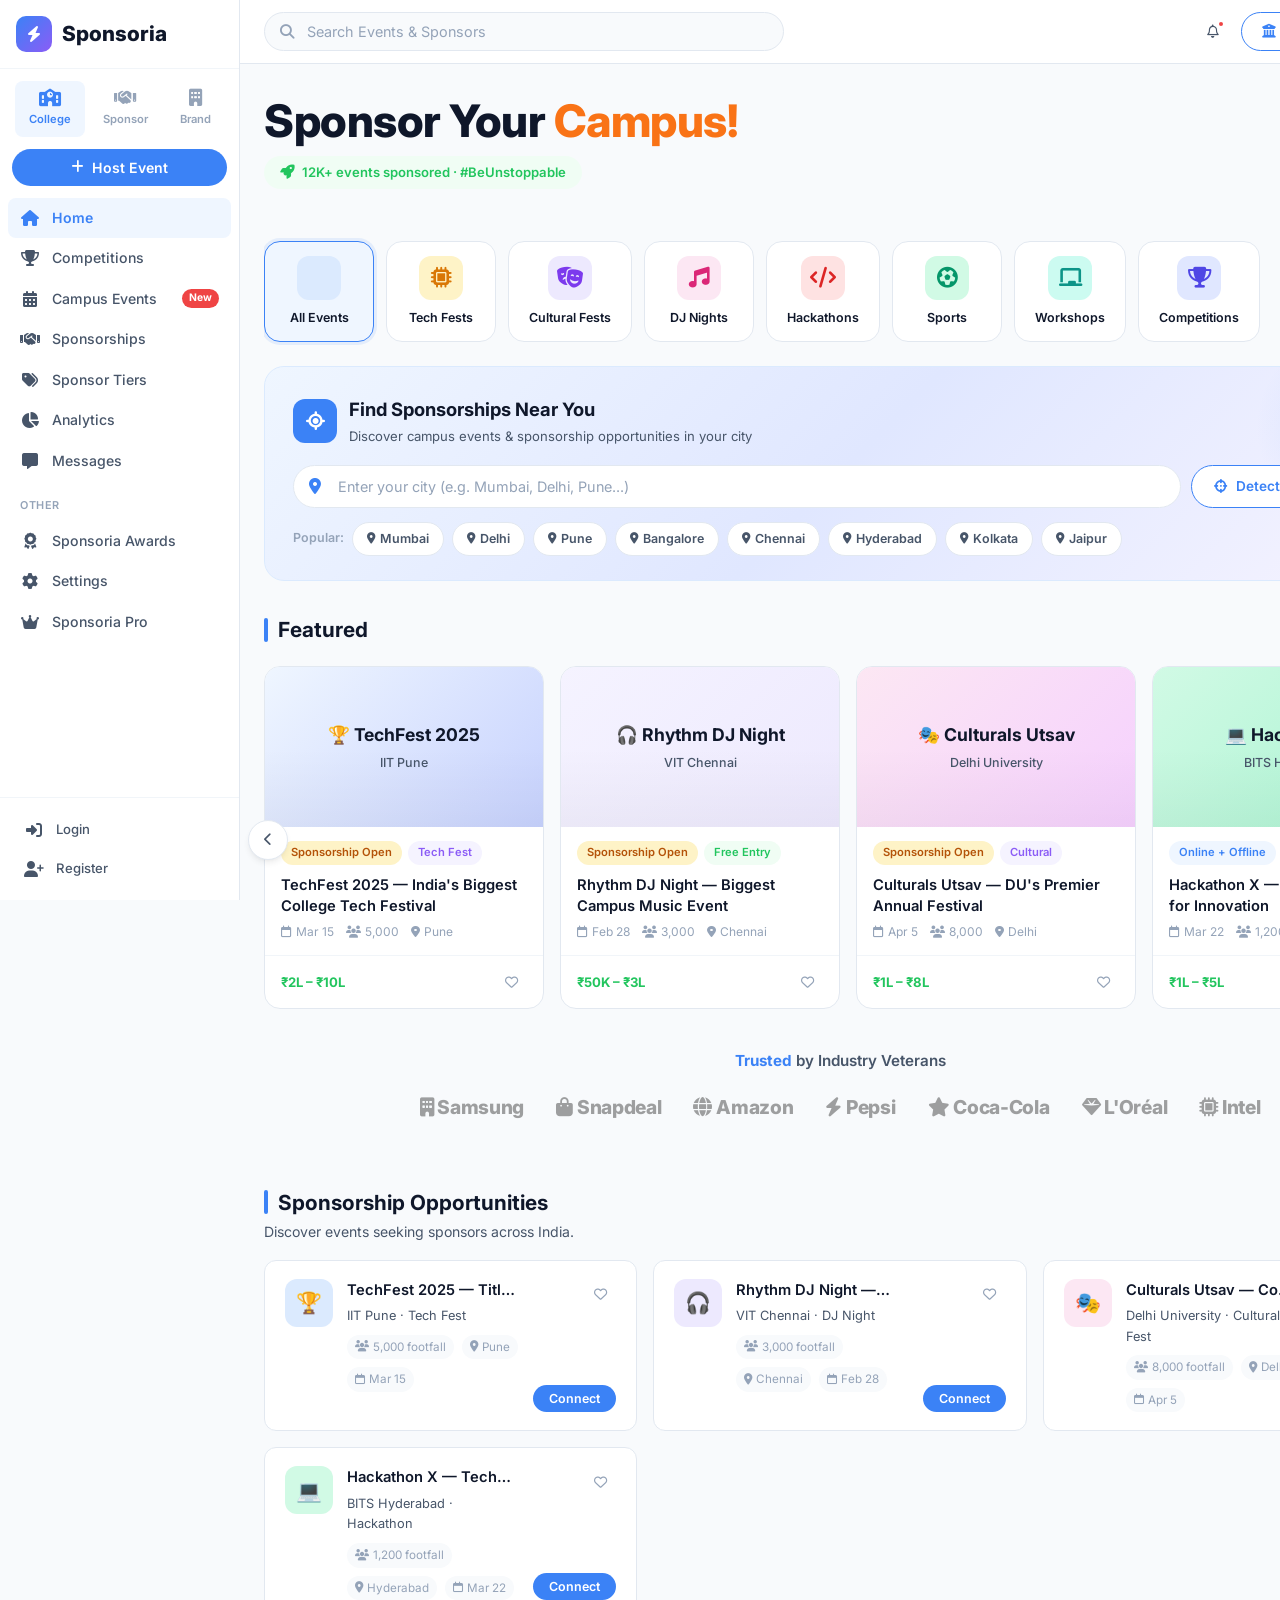
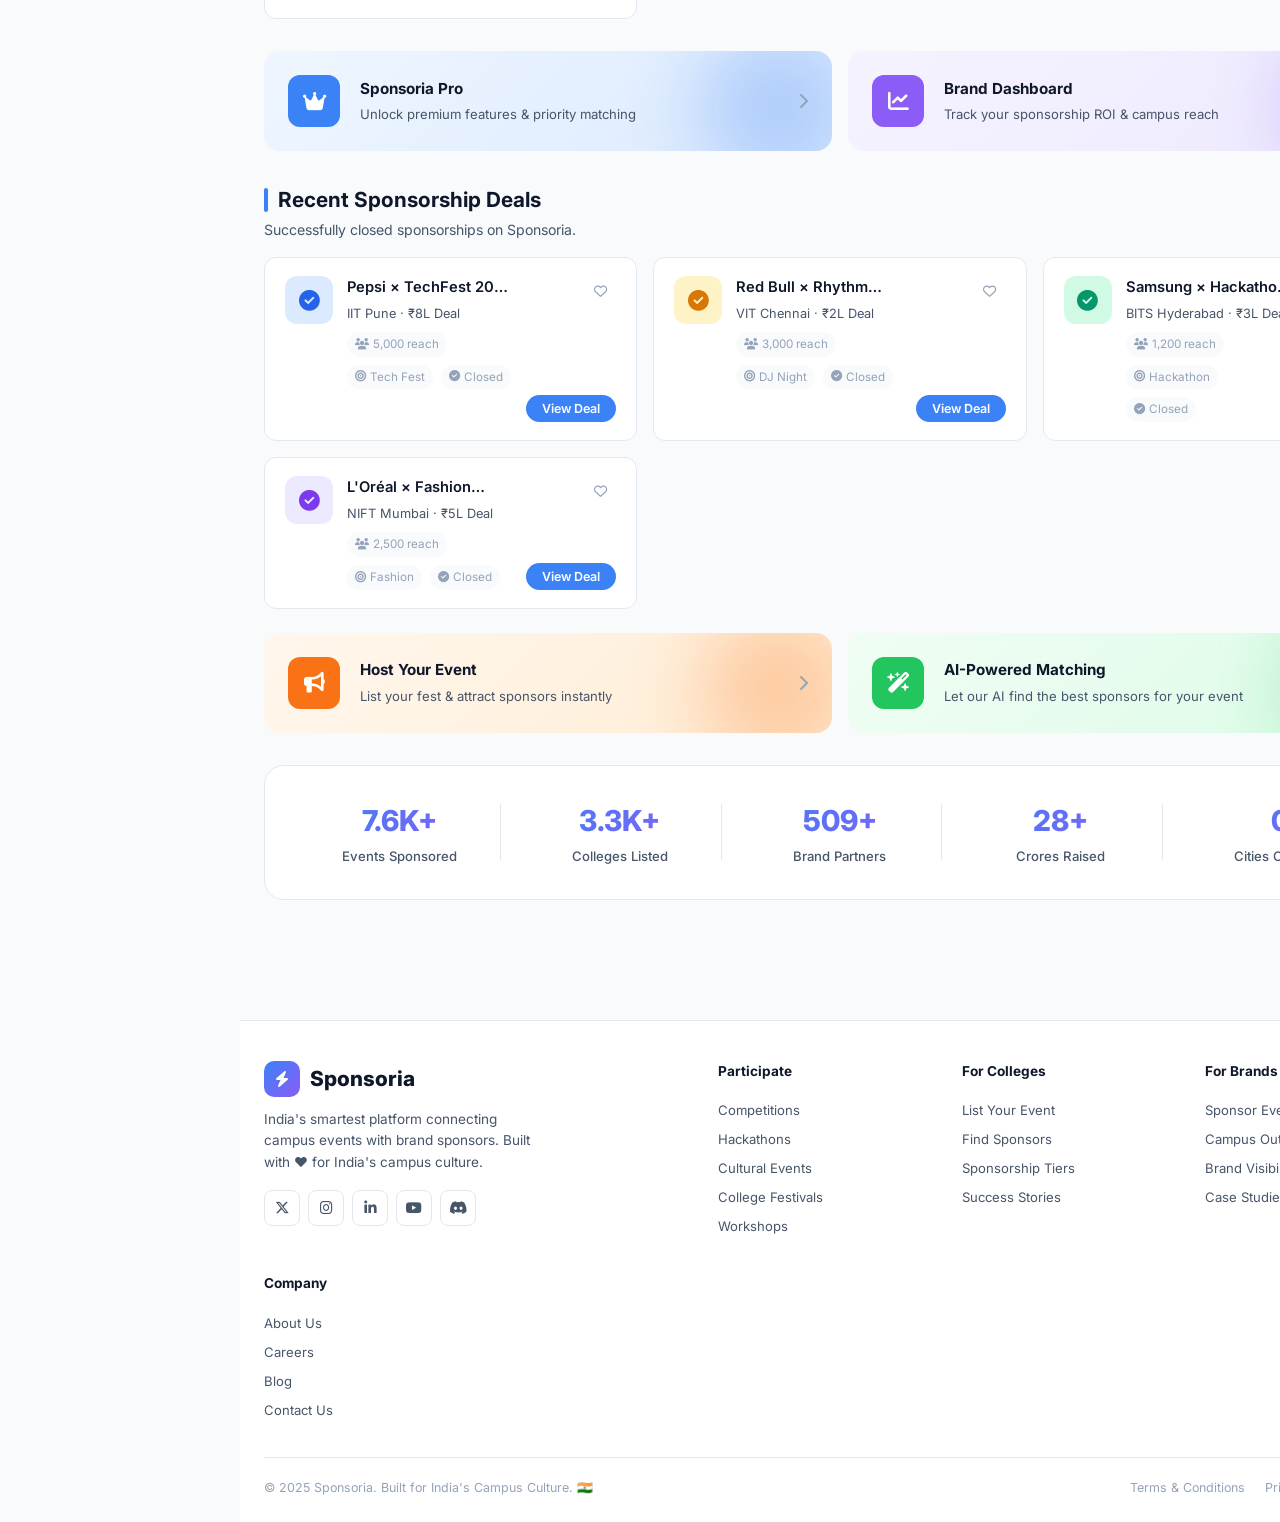
<file: index.html>
<!DOCTYPE html>
<html lang="en">

<head>
  <meta charset="UTF-8" />
  <meta name="viewport" content="width=device-width, initial-scale=1.0" />
  <title>Sponsoria — Campus Sponsorship Platform</title>
  <meta name="description"
    content="India's #1 platform for colleges to find sponsors and brands to reach millions of students." />
  <link rel="preconnect" href="https://fonts.googleapis.com" />
  <link rel="preconnect" href="https://fonts.gstatic.com" crossorigin />
  <link href="https://fonts.googleapis.com/css2?family=Inter:wght@300;400;500;600;700;800;900&display=swap"
    rel="stylesheet" />
  <link rel="stylesheet" href="https://cdnjs.cloudflare.com/ajax/libs/font-awesome/6.5.1/css/all.min.css" />
  <style>
    /* ===== CSS VARIABLES ===== */
    :root {
      --primary: #3B82F6;
      --primary-dark: #2563EB;
      --primary-light: #EFF6FF;
      --primary-50: #DBEAFE;
      --accent: #F97316;
      --accent-light: #FFF7ED;
      --green: #22C55E;
      --green-light: #F0FDF4;
      --red: #EF4444;
      --purple: #8B5CF6;
      --purple-light: #F5F3FF;
      --yellow: #EAB308;
      --bg-page: #F8FAFC;
      --bg-white: #FFFFFF;
      --bg-sidebar: #FFFFFF;
      --border: #E2E8F0;
      --border-light: #F1F5F9;
      --text-primary: #0F172A;
      --text-secondary: #475569;
      --text-muted: #94A3B8;
      --text-link: #3B82F6;
      --shadow-sm: 0 1px 2px rgba(0, 0, 0, 0.05);
      --shadow-md: 0 4px 6px -1px rgba(0, 0, 0, 0.07), 0 2px 4px -2px rgba(0, 0, 0, 0.05);
      --shadow-lg: 0 10px 15px -3px rgba(0, 0, 0, 0.08), 0 4px 6px -4px rgba(0, 0, 0, 0.05);
      --shadow-card: 0 1px 3px rgba(0, 0, 0, 0.06), 0 1px 2px rgba(0, 0, 0, 0.04);
      --radius-sm: 8px;
      --radius-md: 12px;
      --radius-lg: 16px;
      --radius-xl: 20px;
      --radius-full: 9999px;
      --sidebar-width: 240px;
      --sidebar-collapsed: 72px;
      --topbar-height: 64px;
      --font: 'Inter', -apple-system, BlinkMacSystemFont, 'Segoe UI', sans-serif;
    }

    /* ===== RESET ===== */
    *,
    *::before,
    *::after {
      margin: 0;
      padding: 0;
      box-sizing: border-box;
    }

    html {
      scroll-behavior: smooth;
      -webkit-font-smoothing: antialiased;
    }

    body {
      font-family: var(--font);
      background: var(--bg-page);
      color: var(--text-primary);
      line-height: 1.6;
      overflow-x: hidden;
    }

    a {
      text-decoration: none;
      color: inherit;
    }

    ul {
      list-style: none;
    }

    button {
      font-family: var(--font);
      cursor: pointer;
      border: none;
      background: none;
    }

    img {
      max-width: 100%;
      display: block;
    }

    input {
      font-family: var(--font);
    }

    /* ===== LAYOUT STRUCTURE ===== */
    .app-layout {
      display: flex;
      min-height: 100vh;
    }

    /* ===== SIDEBAR ===== */
    .sidebar {
      position: fixed;
      top: 0;
      left: 0;
      width: var(--sidebar-width);
      height: 100vh;
      background: var(--bg-sidebar);
      border-right: 1px solid var(--border);
      z-index: 100;
      display: flex;
      flex-direction: column;
      transition: width 0.3s cubic-bezier(0.4, 0, 0.2, 1);
      overflow: hidden;
    }

    .sidebar.collapsed {
      width: var(--sidebar-collapsed);
    }

    .sidebar-header {
      padding: 16px;
      display: flex;
      align-items: center;
      gap: 12px;
      border-bottom: 1px solid var(--border-light);
      min-height: var(--topbar-height);
    }

    .sidebar-logo {
      display: flex;
      align-items: center;
      gap: 10px;
      font-size: 1.3rem;
      font-weight: 800;
      color: var(--text-primary);
      white-space: nowrap;
    }

    .sidebar-logo .logo-mark {
      width: 36px;
      height: 36px;
      background: linear-gradient(135deg, var(--primary), var(--purple));
      border-radius: 10px;
      display: flex;
      align-items: center;
      justify-content: center;
      color: #fff;
      font-size: 1rem;
      flex-shrink: 0;
    }

    .sidebar .logo-text {
      transition: opacity 0.2s;
    }

    .sidebar.collapsed .logo-text {
      opacity: 0;
      pointer-events: none;
    }

    /* Role Tabs */
    .role-tabs {
      display: flex;
      justify-content: center;
      gap: 4px;
      padding: 12px 12px 0;
    }

    .role-tab {
      display: flex;
      flex-direction: column;
      align-items: center;
      gap: 4px;
      padding: 8px 14px;
      border-radius: var(--radius-sm);
      font-size: 0.7rem;
      font-weight: 600;
      color: var(--text-muted);
      transition: all 0.2s;
      cursor: pointer;
    }

    .role-tab i {
      font-size: 1.1rem;
    }

    .role-tab.active {
      color: var(--primary);
      background: var(--primary-light);
    }

    .role-tab:hover:not(.active) {
      color: var(--text-secondary);
      background: var(--bg-page);
    }

    .sidebar.collapsed .role-tabs {
      flex-direction: column;
      padding: 8px 6px;
    }

    .sidebar.collapsed .role-tab {
      padding: 8px 6px;
      font-size: 0.6rem;
    }

    /* Host Button */
    .host-btn {
      margin: 12px 12px 4px;
      padding: 10px;
      border-radius: var(--radius-full);
      background: var(--primary);
      color: #fff;
      font-size: 0.88rem;
      font-weight: 600;
      display: flex;
      align-items: center;
      justify-content: center;
      gap: 8px;
      transition: all 0.2s;
      white-space: nowrap;
    }

    .host-btn:hover {
      background: var(--primary-dark);
      transform: translateY(-1px);
      box-shadow: var(--shadow-md);
    }

    .sidebar.collapsed .host-btn span {
      display: none;
    }

    .sidebar.collapsed .host-btn {
      width: 44px;
      height: 44px;
      margin: 12px auto 4px;
      border-radius: 50%;
    }

    /* Nav Items */
    .sidebar-nav {
      flex: 1;
      overflow-y: auto;
      padding: 8px;
    }

    .sidebar-nav::-webkit-scrollbar {
      width: 3px;
    }

    .sidebar-nav::-webkit-scrollbar-thumb {
      background: var(--border);
      border-radius: 3px;
    }

    .nav-section-label {
      font-size: 0.68rem;
      font-weight: 600;
      color: var(--text-muted);
      text-transform: uppercase;
      letter-spacing: 0.5px;
      padding: 16px 12px 6px;
      white-space: nowrap;
    }

    .sidebar.collapsed .nav-section-label {
      display: none;
    }

    .nav-item {
      display: flex;
      align-items: center;
      gap: 12px;
      padding: 9px 12px;
      border-radius: var(--radius-sm);
      font-size: 0.88rem;
      font-weight: 500;
      color: var(--text-secondary);
      transition: all 0.15s;
      white-space: nowrap;
      cursor: pointer;
      position: relative;
    }

    .nav-item i {
      width: 20px;
      text-align: center;
      font-size: 1rem;
      flex-shrink: 0;
    }

    .nav-item:hover {
      background: var(--bg-page);
      color: var(--text-primary);
    }

    .nav-item.active {
      background: var(--primary-light);
      color: var(--primary);
      font-weight: 600;
    }

    .nav-item .nav-badge {
      margin-left: auto;
      padding: 1px 7px;
      border-radius: var(--radius-full);
      background: var(--red);
      color: #fff;
      font-size: 0.65rem;
      font-weight: 700;
    }

    .sidebar.collapsed .nav-item span:not(.nav-badge) {
      display: none;
    }

    .sidebar.collapsed .nav-item .nav-badge {
      display: none;
    }

    .sidebar.collapsed .nav-item {
      justify-content: center;
      padding: 10px;
    }

    /* Sidebar bottom */
    .sidebar-bottom {
      padding: 12px;
      border-top: 1px solid var(--border-light);
    }

    .sidebar-bottom .nav-item {
      font-size: 0.82rem;
    }

    /* ===== MAIN CONTENT ===== */
    .main-content {
      flex: 1;
      margin-left: var(--sidebar-width);
      transition: margin-left 0.3s cubic-bezier(0.4, 0, 0.2, 1);
    }

    .sidebar.collapsed~.main-content {
      margin-left: var(--sidebar-collapsed);
    }

    /* ===== TOP BAR ===== */
    .topbar {
      position: sticky;
      top: 0;
      z-index: 90;
      background: var(--bg-white);
      border-bottom: 1px solid var(--border);
      height: var(--topbar-height);
      display: flex;
      align-items: center;
      padding: 0 24px;
      gap: 16px;
    }

    .topbar-toggle {
      display: none;
      width: 36px;
      height: 36px;
      border-radius: var(--radius-sm);
      align-items: center;
      justify-content: center;
      color: var(--text-secondary);
      font-size: 1.1rem;
      transition: all 0.2s;
    }

    .topbar-toggle:hover {
      background: var(--bg-page);
      color: var(--text-primary);
    }

    .search-bar {
      flex: 1;
      max-width: 520px;
      position: relative;
      transition: max-width 0.3s ease;
    }

    .search-bar input {
      width: 100%;
      padding: 10px 16px 10px 42px;
      border: 1.5px solid var(--border);
      border-radius: var(--radius-full);
      font-size: 0.9rem;
      color: var(--text-primary);
      background: var(--bg-page);
      transition: all 0.2s;
      outline: none;
    }

    .search-bar input::placeholder {
      color: var(--text-muted);
    }

    .search-bar input:focus {
      border-color: var(--primary);
      box-shadow: 0 0 0 3px rgba(59, 130, 246, 0.1);
      background: var(--bg-white);
    }

    .search-bar i {
      position: absolute;
      left: 16px;
      top: 50%;
      transform: translateY(-50%);
      color: var(--text-muted);
      font-size: 0.9rem;
    }

    .topbar-right {
      display: flex;
      align-items: center;
      gap: 8px;
      margin-left: auto;
    }

    .topbar-btn {
      width: 40px;
      height: 40px;
      border-radius: 50%;
      display: flex;
      align-items: center;
      justify-content: center;
      color: var(--text-secondary);
      transition: all 0.2s;
      position: relative;
    }

    .topbar-btn:hover {
      background: var(--bg-page);
      color: var(--text-primary);
    }

    .topbar-btn .notif-dot {
      position: absolute;
      top: 8px;
      right: 8px;
      width: 8px;
      height: 8px;
      background: var(--red);
      border-radius: 50%;
      border: 2px solid var(--bg-white);
    }

    .for-business-btn {
      padding: 8px 20px;
      border-radius: var(--radius-full);
      border: 1.5px solid var(--primary);
      color: var(--primary);
      font-size: 0.85rem;
      font-weight: 600;
      display: flex;
      align-items: center;
      gap: 6px;
      transition: all 0.2s;
      white-space: nowrap;
    }

    .for-business-btn:hover {
      background: var(--primary);
      color: #fff;
    }

    .avatar-btn {
      width: 36px;
      height: 36px;
      border-radius: 50%;
      background: linear-gradient(135deg, var(--primary), var(--purple));
      display: flex;
      align-items: center;
      justify-content: center;
      color: #fff;
      font-size: 0.85rem;
      font-weight: 700;
      cursor: pointer;
      transition: transform 0.2s, box-shadow 0.2s;
    }

    .avatar-btn:hover {
      transform: scale(1.05);
      box-shadow: 0 0 0 3px var(--primary-50);
    }

    /* ===== PAGE CONTENT ===== */
    .page-content {
      padding: 0 24px 40px;
      max-width: 1200px;
    }

    /* ===== HERO SECTION ===== */
    .hero-section {
      padding: 32px 0 24px;
      animation: fadeInUp 0.6s ease;
    }

    @keyframes fadeInUp {
      from {
        opacity: 0;
        transform: translateY(20px);
      }

      to {
        opacity: 1;
        transform: translateY(0);
      }
    }

    .hero-headline {
      font-size: clamp(1.8rem, 4vw, 2.8rem);
      font-weight: 800;
      line-height: 1.15;
      margin-bottom: 8px;
      letter-spacing: -0.5px;
    }

    .hero-headline .accent {
      color: var(--accent);
    }

    .hero-tagline {
      display: inline-flex;
      align-items: center;
      gap: 8px;
      padding: 6px 16px;
      border-radius: var(--radius-full);
      background: var(--green-light);
      color: var(--green);
      font-size: 0.82rem;
      font-weight: 600;
      margin-bottom: 24px;
      animation: fadeInUp 0.6s ease 0.2s both;
    }

    .hero-tagline i {
      font-size: 0.9rem;
    }

    /* ===== CATEGORY PILLS ===== */
    .category-pills {
      display: flex;
      gap: 12px;
      overflow-x: auto;
      padding: 4px 0 16px;
      -webkit-overflow-scrolling: touch;
      scrollbar-width: none;
      animation: fadeInUp 0.6s ease 0.3s both;
    }

    .category-pills::-webkit-scrollbar {
      display: none;
    }

    .cat-pill {
      display: flex;
      flex-direction: column;
      align-items: center;
      gap: 8px;
      padding: 14px 20px;
      background: var(--bg-white);
      border: 1.5px solid var(--border);
      border-radius: var(--radius-lg);
      min-width: 110px;
      cursor: pointer;
      transition: all 0.25s cubic-bezier(0.4, 0, 0.2, 1);
      text-align: center;
      flex-shrink: 0;
    }

    .cat-pill:hover {
      border-color: var(--primary);
      box-shadow: var(--shadow-md);
      transform: translateY(-3px);
    }

    .cat-pill.active {
      border-color: var(--primary);
      background: var(--primary-light);
      box-shadow: 0 0 0 3px rgba(59, 130, 246, 0.1);
    }

    .cat-pill-icon {
      width: 44px;
      height: 44px;
      border-radius: var(--radius-md);
      display: flex;
      align-items: center;
      justify-content: center;
      font-size: 1.3rem;
      transition: transform 0.2s;
    }

    .cat-pill:hover .cat-pill-icon {
      transform: scale(1.1);
    }

    .cat-pill-icon.blue {
      background: #DBEAFE;
      color: #2563EB;
    }

    .cat-pill-icon.orange {
      background: #FEF3C7;
      color: #D97706;
    }

    .cat-pill-icon.green {
      background: #D1FAE5;
      color: #059669;
    }

    .cat-pill-icon.purple {
      background: #EDE9FE;
      color: #7C3AED;
    }

    .cat-pill-icon.pink {
      background: #FCE7F3;
      color: #DB2777;
    }

    .cat-pill-icon.teal {
      background: #CCFBF1;
      color: #0D9488;
    }

    .cat-pill-icon.red {
      background: #FEE2E2;
      color: #DC2626;
    }

    .cat-pill-icon.indigo {
      background: #E0E7FF;
      color: #4F46E5;
    }

    .cat-pill-label {
      font-size: 0.78rem;
      font-weight: 600;
      color: var(--text-primary);
      white-space: nowrap;
    }

    /* ===== LOCATION FINDER ===== */
    .location-finder {
      background: linear-gradient(135deg, #EFF6FF 0%, #E0E7FF 50%, #F5F3FF 100%);
      border: 1.5px solid var(--primary-50);
      border-radius: var(--radius-xl);
      padding: 28px 28px 24px;
      margin: 8px 0 28px;
      position: relative;
      overflow: hidden;
    }

    .location-finder::before {
      content: '';
      position: absolute;
      top: -40px;
      right: -40px;
      width: 200px;
      height: 200px;
      background: radial-gradient(circle, rgba(59, 130, 246, 0.12) 0%, transparent 70%);
      border-radius: 50%;
      pointer-events: none;
    }

    .location-finder-header {
      display: flex;
      align-items: center;
      gap: 12px;
      margin-bottom: 18px;
      position: relative;
    }

    .location-finder-icon {
      width: 44px;
      height: 44px;
      border-radius: var(--radius-md);
      background: var(--primary);
      color: #fff;
      display: flex;
      align-items: center;
      justify-content: center;
      font-size: 1.2rem;
      flex-shrink: 0;
    }

    .location-finder-header h3 {
      font-size: 1.15rem;
      font-weight: 700;
      color: var(--text-primary);
    }

    .location-finder-header p {
      font-size: 0.82rem;
      color: var(--text-secondary);
      margin-top: 1px;
    }

    .location-search-row {
      display: flex;
      gap: 10px;
      position: relative;
      margin-bottom: 14px;
    }

    .location-input-wrap {
      flex: 1;
      position: relative;
    }

    .location-input-wrap input {
      width: 100%;
      padding: 12px 16px 12px 44px;
      border: 1.5px solid var(--border);
      border-radius: var(--radius-full);
      font-size: 0.9rem;
      color: var(--text-primary);
      background: var(--bg-white);
      outline: none;
      transition: all 0.2s;
    }

    .location-input-wrap input::placeholder {
      color: var(--text-muted);
    }

    .location-input-wrap input:focus {
      border-color: var(--primary);
      box-shadow: 0 0 0 3px rgba(59, 130, 246, 0.12);
    }

    .location-input-wrap>i {
      position: absolute;
      left: 16px;
      top: 50%;
      transform: translateY(-50%);
      color: var(--primary);
      font-size: 1rem;
    }

    .location-suggestions {
      position: absolute;
      top: 100%;
      left: 0;
      right: 0;
      background: var(--bg-white);
      border: 1.5px solid var(--border);
      border-radius: var(--radius-md);
      margin-top: 6px;
      box-shadow: var(--shadow-lg);
      z-index: 20;
      max-height: 220px;
      overflow-y: auto;
      display: none;
    }

    .location-suggestions.active {
      display: block;
    }

    .location-suggestion {
      display: flex;
      align-items: center;
      gap: 10px;
      padding: 10px 16px;
      font-size: 0.88rem;
      color: var(--text-primary);
      cursor: pointer;
      transition: background 0.15s;
    }

    .location-suggestion:hover {
      background: var(--primary-light);
    }

    .location-suggestion i {
      color: var(--text-muted);
      font-size: 0.85rem;
      width: 18px;
      text-align: center;
    }

    .location-suggestion .city-name {
      font-weight: 600;
    }

    .location-suggestion .city-count {
      margin-left: auto;
      font-size: 0.72rem;
      color: var(--text-muted);
      background: var(--bg-page);
      padding: 2px 8px;
      border-radius: var(--radius-full);
      font-weight: 600;
    }

    .detect-location-btn {
      padding: 12px 22px;
      border-radius: var(--radius-full);
      background: var(--bg-white);
      border: 1.5px solid var(--primary);
      color: var(--primary);
      font-size: 0.85rem;
      font-weight: 600;
      display: flex;
      align-items: center;
      gap: 8px;
      white-space: nowrap;
      transition: all 0.2s;
      cursor: pointer;
    }

    .detect-location-btn:hover {
      background: var(--primary);
      color: #fff;
      transform: translateY(-1px);
      box-shadow: var(--shadow-md);
    }

    .detect-location-btn.loading {
      pointer-events: none;
      opacity: 0.7;
    }

    .detect-location-btn.loading i {
      animation: spin 1s linear infinite;
    }

    @keyframes spin {
      to {
        transform: rotate(360deg);
      }
    }

    .popular-cities {
      display: flex;
      gap: 8px;
      flex-wrap: wrap;
    }

    .city-chip {
      padding: 6px 14px;
      border-radius: var(--radius-full);
      background: var(--bg-white);
      border: 1px solid var(--border);
      font-size: 0.78rem;
      font-weight: 600;
      color: var(--text-secondary);
      cursor: pointer;
      transition: all 0.2s;
      display: flex;
      align-items: center;
      gap: 5px;
    }

    .city-chip:hover {
      border-color: var(--primary);
      color: var(--primary);
      background: var(--primary-light);
      transform: translateY(-1px);
    }

    .city-chip.active {
      background: var(--primary);
      color: #fff;
      border-color: var(--primary);
    }

    .city-chip i {
      font-size: 0.7rem;
    }

    .location-results-info {
      display: none;
      align-items: center;
      gap: 10px;
      margin-top: 16px;
      padding: 12px 18px;
      background: var(--bg-white);
      border-radius: var(--radius-md);
      border: 1px solid var(--border);
    }

    .location-results-info.active {
      display: flex;
    }

    .location-results-info i {
      color: var(--green);
      font-size: 1.1rem;
    }

    .location-results-info .results-text {
      font-size: 0.88rem;
      color: var(--text-primary);
      font-weight: 500;
    }

    .location-results-info .results-text strong {
      color: var(--primary);
    }

    .location-results-info .browse-btn {
      margin-left: auto;
      padding: 6px 16px;
      border-radius: var(--radius-full);
      background: var(--primary);
      color: #fff;
      font-size: 0.78rem;
      font-weight: 600;
      transition: all 0.2s;
      cursor: pointer;
      border: none;
      font-family: var(--font);
    }

    .location-results-info .browse-btn:hover {
      background: var(--primary-dark);
      transform: translateY(-1px);
    }

    @media (max-width: 768px) {
      .location-finder {
        padding: 20px 18px;
      }

      .location-search-row {
        flex-direction: column;
      }

      .detect-location-btn {
        justify-content: center;
      }

      .popular-cities {
        gap: 6px;
      }
    }

    /* ===== SECTION HEADERS ===== */
    .section-header {
      display: flex;
      align-items: center;
      justify-content: space-between;
      margin: 32px 0 16px;
    }

    .section-title {
      font-size: 1.3rem;
      font-weight: 700;
      display: flex;
      align-items: center;
      gap: 10px;
    }

    .section-title::before {
      content: '';
      width: 4px;
      height: 24px;
      background: var(--primary);
      border-radius: 2px;
    }

    .section-subtitle {
      font-size: 0.88rem;
      color: var(--text-secondary);
      margin-top: 2px;
    }

    .view-all-btn {
      padding: 8px 18px;
      border-radius: var(--radius-full);
      border: 1.5px solid var(--border);
      font-size: 0.82rem;
      font-weight: 600;
      color: var(--text-secondary);
      display: flex;
      align-items: center;
      gap: 6px;
      transition: all 0.2s;
    }

    .view-all-btn:hover {
      border-color: var(--primary);
      color: var(--primary);
      background: var(--primary-light);
    }

    .view-all-btn i {
      transition: transform 0.2s;
    }

    .view-all-btn:hover i {
      transform: translateX(3px);
    }

    /* ===== FEATURED CAROUSEL ===== */
    .featured-carousel {
      position: relative;
    }

    .carousel-track {
      display: flex;
      gap: 16px;
      overflow-x: auto;
      scroll-behavior: smooth;
      scroll-snap-type: x mandatory;
      -webkit-overflow-scrolling: touch;
      scrollbar-width: none;
      padding: 4px 0 8px;
    }

    .carousel-track::-webkit-scrollbar {
      display: none;
    }

    .carousel-arrow {
      position: absolute;
      top: 50%;
      transform: translateY(-50%);
      width: 40px;
      height: 40px;
      border-radius: 50%;
      background: var(--bg-white);
      border: 1px solid var(--border);
      box-shadow: var(--shadow-md);
      display: flex;
      align-items: center;
      justify-content: center;
      color: var(--text-secondary);
      z-index: 5;
      transition: all 0.2s;
    }

    .carousel-arrow:hover {
      background: var(--primary);
      color: #fff;
      border-color: var(--primary);
      box-shadow: var(--shadow-lg);
      transform: translateY(-50%) scale(1.05);
    }

    .carousel-arrow.left {
      left: -16px;
    }

    .carousel-arrow.right {
      right: -16px;
    }

    /* ===== EVENT / FEATURED CARDS ===== */
    .featured-card {
      min-width: 280px;
      max-width: 280px;
      background: var(--bg-white);
      border-radius: var(--radius-lg);
      border: 1px solid var(--border);
      overflow: hidden;
      scroll-snap-align: start;
      transition: all 0.3s cubic-bezier(0.4, 0, 0.2, 1);
      cursor: pointer;
    }

    .featured-card:hover {
      box-shadow: var(--shadow-lg);
      transform: translateY(-4px);
      border-color: var(--primary-50);
    }

    .featured-card-img {
      width: 100%;
      height: 160px;
      background: linear-gradient(135deg, var(--primary-50), var(--purple-light));
      display: flex;
      align-items: center;
      justify-content: center;
      font-size: 2.5rem;
      position: relative;
      overflow: hidden;
    }

    .featured-card-img::after {
      content: '';
      position: absolute;
      inset: 0;
      background: linear-gradient(180deg, transparent 50%, rgba(0, 0, 0, 0.03) 100%);
    }

    .featured-card-img .card-banner-text {
      position: absolute;
      inset: 0;
      display: flex;
      flex-direction: column;
      align-items: center;
      justify-content: center;
      text-align: center;
      padding: 16px;
      font-weight: 700;
      color: var(--text-primary);
      z-index: 1;
    }

    .featured-card-img .card-banner-text .event-name {
      font-size: 1.1rem;
      margin-bottom: 4px;
    }

    .featured-card-img .card-banner-text .event-org {
      font-size: 0.78rem;
      color: var(--text-secondary);
      font-weight: 500;
    }

    .featured-card-body {
      padding: 14px 16px;
    }

    .featured-card-tags {
      display: flex;
      gap: 6px;
      margin-bottom: 10px;
      flex-wrap: wrap;
    }

    .card-tag {
      padding: 3px 10px;
      border-radius: var(--radius-full);
      font-size: 0.7rem;
      font-weight: 600;
    }

    .card-tag.free {
      background: var(--green-light);
      color: var(--green);
    }

    .card-tag.online {
      background: var(--primary-light);
      color: var(--primary);
    }

    .card-tag.open {
      background: #FEF3C7;
      color: #B45309;
    }

    .card-tag.college {
      background: var(--purple-light);
      color: var(--purple);
    }

    .featured-card-title {
      font-size: 0.92rem;
      font-weight: 600;
      color: var(--text-primary);
      line-height: 1.4;
      margin-bottom: 6px;
      display: -webkit-box;
      -webkit-line-clamp: 2;
      -webkit-box-orient: vertical;
      overflow: hidden;
    }

    .featured-card-meta {
      display: flex;
      align-items: center;
      gap: 12px;
      font-size: 0.75rem;
      color: var(--text-muted);
    }

    .featured-card-meta span {
      display: flex;
      align-items: center;
      gap: 4px;
    }

    .featured-card-footer {
      display: flex;
      align-items: center;
      justify-content: space-between;
      padding: 10px 16px;
      border-top: 1px solid var(--border-light);
    }

    .card-sponsorship-range {
      font-size: 0.82rem;
      font-weight: 700;
      color: var(--green);
    }

    .card-fav-btn {
      width: 32px;
      height: 32px;
      border-radius: 50%;
      display: flex;
      align-items: center;
      justify-content: center;
      color: var(--text-muted);
      transition: all 0.2s;
    }

    .card-fav-btn:hover {
      color: var(--red);
      background: #FEF2F2;
      transform: scale(1.15);
    }

    /* ===== OPPORTUNITY CARDS (List style) ===== */
    .opp-grid {
      display: grid;
      grid-template-columns: repeat(auto-fill, minmax(340px, 1fr));
      gap: 16px;
    }

    .opp-card {
      background: var(--bg-white);
      border: 1px solid var(--border);
      border-radius: var(--radius-md);
      padding: 18px 20px;
      display: flex;
      gap: 14px;
      transition: all 0.25s cubic-bezier(0.4, 0, 0.2, 1);
      cursor: pointer;
    }

    .opp-card:hover {
      box-shadow: var(--shadow-md);
      border-color: var(--primary-50);
      transform: translateY(-2px);
    }

    .opp-card-icon {
      width: 48px;
      height: 48px;
      border-radius: var(--radius-md);
      display: flex;
      align-items: center;
      justify-content: center;
      font-size: 1.3rem;
      flex-shrink: 0;
    }

    .opp-card-content {
      flex: 1;
      min-width: 0;
    }

    .opp-card-title {
      font-size: 0.92rem;
      font-weight: 600;
      margin-bottom: 4px;
      display: -webkit-box;
      -webkit-line-clamp: 1;
      -webkit-box-orient: vertical;
      overflow: hidden;
    }

    .opp-card-org {
      font-size: 0.8rem;
      color: var(--text-secondary);
      margin-bottom: 8px;
    }

    .opp-card-details {
      display: flex;
      flex-wrap: wrap;
      gap: 8px;
    }

    .opp-detail {
      display: flex;
      align-items: center;
      gap: 4px;
      font-size: 0.73rem;
      color: var(--text-muted);
      padding: 3px 8px;
      background: var(--bg-page);
      border-radius: var(--radius-full);
    }

    .opp-detail i {
      font-size: 0.7rem;
    }

    .opp-card-right {
      display: flex;
      flex-direction: column;
      align-items: flex-end;
      justify-content: space-between;
      flex-shrink: 0;
    }

    .opp-card-right .card-fav-btn {
      margin-bottom: auto;
    }

    .opp-apply-btn {
      padding: 6px 16px;
      border-radius: var(--radius-full);
      background: var(--primary);
      color: #fff;
      font-size: 0.78rem;
      font-weight: 600;
      transition: all 0.2s;
    }

    .opp-apply-btn:hover {
      background: var(--primary-dark);
      transform: translateY(-1px);
      box-shadow: var(--shadow-sm);
    }

    /* ===== TRUSTED BRANDS ===== */
    .trusted-section {
      padding: 32px 0;
      text-align: center;
    }

    .trusted-label {
      font-size: 0.95rem;
      font-weight: 600;
      color: var(--text-secondary);
      margin-bottom: 20px;
    }

    .trusted-label span {
      color: var(--primary);
      font-weight: 700;
    }

    .trusted-logos {
      display: flex;
      align-items: center;
      justify-content: center;
      gap: 32px;
      flex-wrap: wrap;
      opacity: 0.55;
      filter: grayscale(1);
      transition: all 0.4s;
    }

    .trusted-logos:hover {
      opacity: 0.8;
      filter: grayscale(0.3);
    }

    .trusted-logo {
      height: 28px;
      font-size: 1.2rem;
      font-weight: 800;
      color: var(--text-secondary);
      display: flex;
      align-items: center;
      gap: 4px;
      letter-spacing: -0.3px;
      white-space: nowrap;
      transition: transform 0.2s;
    }

    .trusted-logo:hover {
      transform: scale(1.08);
    }

    /* ===== STATS BANNER ===== */
    .stats-banner {
      background: var(--bg-white);
      border: 1px solid var(--border);
      border-radius: var(--radius-xl);
      padding: 32px;
      display: grid;
      grid-template-columns: repeat(5, 1fr);
      gap: 16px;
      margin: 32px 0;
    }

    .stat-item {
      text-align: center;
      position: relative;
    }

    .stat-item:not(:last-child)::after {
      content: '';
      position: absolute;
      right: 0;
      top: 10%;
      height: 80%;
      width: 1px;
      background: var(--border);
    }

    .stat-number {
      font-size: 1.8rem;
      font-weight: 800;
      background: linear-gradient(135deg, var(--primary), var(--purple));
      -webkit-background-clip: text;
      -webkit-text-fill-color: transparent;
      background-clip: text;
    }

    .stat-label {
      font-size: 0.82rem;
      color: var(--text-secondary);
      font-weight: 500;
      margin-top: 2px;
    }

    /* ===== PROMO BANNERS ===== */
    .promo-row {
      display: grid;
      grid-template-columns: repeat(2, 1fr);
      gap: 16px;
      margin: 24px 0;
    }

    .promo-card {
      padding: 24px;
      border-radius: var(--radius-lg);
      display: flex;
      align-items: center;
      gap: 20px;
      cursor: pointer;
      transition: all 0.3s cubic-bezier(0.4, 0, 0.2, 1);
      position: relative;
      overflow: hidden;
    }

    .promo-card::before {
      content: '';
      position: absolute;
      top: -20px;
      right: -20px;
      width: 150px;
      height: 150px;
      border-radius: 50%;
      filter: blur(40px);
      opacity: 0.3;
      transition: opacity 0.3s;
    }

    .promo-card:hover::before {
      opacity: 0.5;
    }

    .promo-card:hover {
      transform: translateY(-3px);
      box-shadow: var(--shadow-lg);
    }

    .promo-card.blue {
      background: linear-gradient(135deg, #EFF6FF, #DBEAFE);
    }

    .promo-card.blue::before {
      background: var(--primary);
    }

    .promo-card.purple {
      background: linear-gradient(135deg, #F5F3FF, #EDE9FE);
    }

    .promo-card.purple::before {
      background: var(--purple);
    }

    .promo-card.orange {
      background: linear-gradient(135deg, #FFF7ED, #FFEDD5);
    }

    .promo-card.orange::before {
      background: var(--accent);
    }

    .promo-card.green {
      background: linear-gradient(135deg, #F0FDF4, #DCFCE7);
    }

    .promo-card.green::before {
      background: var(--green);
    }

    .promo-icon {
      width: 52px;
      height: 52px;
      border-radius: var(--radius-md);
      display: flex;
      align-items: center;
      justify-content: center;
      font-size: 1.3rem;
      flex-shrink: 0;
      position: relative;
    }

    .promo-card.blue .promo-icon {
      background: var(--primary);
      color: #fff;
    }

    .promo-card.purple .promo-icon {
      background: var(--purple);
      color: #fff;
    }

    .promo-card.orange .promo-icon {
      background: var(--accent);
      color: #fff;
    }

    .promo-card.green .promo-icon {
      background: var(--green);
      color: #fff;
    }

    .promo-text {
      position: relative;
    }

    .promo-text h4 {
      font-size: 0.95rem;
      font-weight: 700;
      margin-bottom: 3px;
    }

    .promo-text p {
      font-size: 0.82rem;
      color: var(--text-secondary);
    }

    .promo-arrow {
      margin-left: auto;
      font-size: 1rem;
      color: var(--text-muted);
      position: relative;
      transition: transform 0.2s;
    }

    .promo-card:hover .promo-arrow {
      transform: translateX(4px);
    }

    /* ===== COURSES SECTION ===== */
    .courses-grid {
      display: grid;
      grid-template-columns: repeat(auto-fill, minmax(260px, 1fr));
      gap: 16px;
    }

    .course-card {
      background: var(--bg-white);
      border: 1px solid var(--border);
      border-radius: var(--radius-md);
      overflow: hidden;
      transition: all 0.25s cubic-bezier(0.4, 0, 0.2, 1);
      cursor: pointer;
    }

    .course-card:hover {
      box-shadow: var(--shadow-md);
      transform: translateY(-3px);
    }

    .course-card-banner {
      height: 120px;
      display: flex;
      align-items: center;
      justify-content: center;
      font-size: 2rem;
      position: relative;
    }

    .course-card-banner.bg1 {
      background: linear-gradient(135deg, #DBEAFE, #C7D2FE);
    }

    .course-card-banner.bg2 {
      background: linear-gradient(135deg, #FCE7F3, #F5D0FE);
    }

    .course-card-banner.bg3 {
      background: linear-gradient(135deg, #D1FAE5, #A7F3D0);
    }

    .course-card-banner.bg4 {
      background: linear-gradient(135deg, #FEF3C7, #FDE68A);
    }

    .course-card-banner .ai-badge {
      position: absolute;
      top: 10px;
      left: 10px;
      padding: 3px 10px;
      border-radius: var(--radius-full);
      background: rgba(255, 255, 255, 0.9);
      backdrop-filter: blur(4px);
      font-size: 0.68rem;
      font-weight: 700;
      color: var(--primary);
      display: flex;
      align-items: center;
      gap: 4px;
    }

    .course-card-body {
      padding: 14px 16px;
    }

    .course-card-body h4 {
      font-size: 0.88rem;
      font-weight: 600;
      margin-bottom: 6px;
      line-height: 1.4;
    }

    .course-card-body p {
      font-size: 0.78rem;
      color: var(--text-muted);
    }

    /* ===== FOOTER ===== */
    .site-footer {
      background: var(--bg-white);
      border-top: 1px solid var(--border);
      padding: 40px 24px 24px;
      margin-top: 48px;
    }

    .footer-inner {
      max-width: 1200px;
      margin: 0 auto;
    }

    .footer-grid {
      display: grid;
      grid-template-columns: 2fr repeat(3, 1fr);
      gap: 32px;
      margin-bottom: 32px;
    }

    .footer-brand .sidebar-logo {
      margin-bottom: 12px;
    }

    .footer-brand p {
      font-size: 0.85rem;
      color: var(--text-secondary);
      line-height: 1.6;
      max-width: 280px;
      margin-bottom: 16px;
    }

    .footer-socials {
      display: flex;
      gap: 8px;
    }

    .footer-socials a {
      width: 36px;
      height: 36px;
      border-radius: var(--radius-sm);
      border: 1px solid var(--border);
      display: flex;
      align-items: center;
      justify-content: center;
      color: var(--text-secondary);
      font-size: 0.9rem;
      transition: all 0.2s;
    }

    .footer-socials a:hover {
      border-color: var(--primary);
      color: var(--primary);
      background: var(--primary-light);
      transform: translateY(-2px);
    }

    .footer-col h4 {
      font-size: 0.85rem;
      font-weight: 700;
      margin-bottom: 14px;
      color: var(--text-primary);
    }

    .footer-col a {
      display: block;
      font-size: 0.82rem;
      color: var(--text-secondary);
      padding: 4px 0;
      transition: color 0.2s, padding-left 0.2s;
    }

    .footer-col a:hover {
      color: var(--primary);
      padding-left: 4px;
    }

    .footer-bottom {
      border-top: 1px solid var(--border);
      padding-top: 20px;
      display: flex;
      align-items: center;
      justify-content: space-between;
      flex-wrap: wrap;
      gap: 12px;
    }

    .footer-bottom p {
      font-size: 0.78rem;
      color: var(--text-muted);
    }

    .footer-bottom-links {
      display: flex;
      gap: 20px;
    }

    .footer-bottom-links a {
      font-size: 0.78rem;
      color: var(--text-muted);
      transition: color 0.2s;
    }

    .footer-bottom-links a:hover {
      color: var(--text-secondary);
    }

    /* ===== MOBILE OVERLAY ===== */
    .sidebar-overlay {
      display: none;
      position: fixed;
      inset: 0;
      background: rgba(0, 0, 0, 0.4);
      z-index: 150;
      backdrop-filter: blur(2px);
    }

    .sidebar-overlay.active {
      display: block;
    }

    /* ===== SCROLL REVEAL ===== */
    .reveal {
      opacity: 0;
      transform: translateY(20px);
      transition: opacity 0.6s ease, transform 0.6s ease;
    }

    .reveal.visible {
      opacity: 1;
      transform: translateY(0);
    }

    /* ===== RESPONSIVE ===== */
    @media (max-width: 1024px) {
      .footer-grid {
        grid-template-columns: repeat(3, 1fr);
      }

      .stats-banner {
        grid-template-columns: repeat(3, 1fr);
      }

      .promo-row {
        grid-template-columns: 1fr;
      }

      .opp-grid {
        grid-template-columns: 1fr;
      }
    }

    @media (max-width: 768px) {
      .sidebar {
        transform: translateX(-100%);
        width: var(--sidebar-width);
        z-index: 200;
      }

      .sidebar.mobile-open {
        transform: translateX(0);
      }

      .main-content {
        margin-left: 0 !important;
      }

      .topbar-toggle {
        display: flex;
      }

      .page-content {
        padding: 0 16px 32px;
      }

      .topbar {
        padding: 0 16px;
      }

      .for-business-btn span {
        display: none;
      }

      .for-business-btn {
        padding: 8px 12px;
      }

      .stats-banner {
        grid-template-columns: repeat(2, 1fr);
        padding: 20px;
      }

      .stat-item:not(:last-child)::after {
        display: none;
      }

      .footer-grid {
        grid-template-columns: 1fr 1fr;
      }

      .hero-headline {
        font-size: 1.6rem;
      }

      .cat-pill {
        min-width: 95px;
        padding: 10px 14px;
      }

      .featured-card {
        min-width: 260px;
        max-width: 260px;
      }

      .carousel-arrow {
        display: none;
      }
    }

    @media (max-width: 480px) {
      .footer-grid {
        grid-template-columns: 1fr;
      }

      .stats-banner {
        grid-template-columns: 1fr;
      }

      .footer-bottom {
        flex-direction: column;
        text-align: center;
      }

      .hero-headline {
        font-size: 1.4rem;
      }
    }
  </style>
</head>

<body>

  <div class="app-layout">

    <!-- ===== SIDEBAR ===== -->
    <aside class="sidebar" id="sidebar">
      <div class="sidebar-header">
        <a href="#" class="sidebar-logo">
          <div class="logo-mark"><i class="fa-solid fa-bolt"></i></div>
          <span class="logo-text">Sponsoria</span>
        </a>
      </div>

      <div class="role-tabs">
        <div class="role-tab active">
          <i class="fa-solid fa-school"></i>
          College
        </div>
        <div class="role-tab">
          <i class="fa-solid fa-handshake"></i>
          Sponsor
        </div>
        <div class="role-tab">
          <i class="fa-solid fa-building"></i>
          Brand
        </div>
      </div>

      <button class="host-btn">
        <i class="fa-solid fa-plus"></i>
        <span>Host Event</span>
      </button>

      <nav class="sidebar-nav">
        <a href="#" class="nav-item active">
          <i class="fa-solid fa-house"></i>
          <span>Home</span>
        </a>
        <a href="#" class="nav-item">
          <i class="fa-solid fa-trophy"></i>
          <span>Competitions</span>
        </a>
        <a href="#" class="nav-item">
          <i class="fa-solid fa-calendar-days"></i>
          <span>Campus Events</span>
          <span class="nav-badge">New</span>
        </a>
        <a href="#" class="nav-item">
          <i class="fa-solid fa-handshake"></i>
          <span>Sponsorships</span>
        </a>
        <a href="#" class="nav-item">
          <i class="fa-solid fa-tags"></i>
          <span>Sponsor Tiers</span>
        </a>
        <a href="#" class="nav-item">
          <i class="fa-solid fa-chart-pie"></i>
          <span>Analytics</span>
        </a>
        <a href="#" class="nav-item">
          <i class="fa-solid fa-message"></i>
          <span>Messages</span>
        </a>

        <div class="nav-section-label">Other</div>

        <a href="#" class="nav-item">
          <i class="fa-solid fa-award"></i>
          <span>Sponsoria Awards</span>
        </a>
        <a href="#" class="nav-item">
          <i class="fa-solid fa-gear"></i>
          <span>Settings</span>
        </a>
        <a href="#" class="nav-item">
          <i class="fa-solid fa-crown"></i>
          <span>Sponsoria Pro</span>
        </a>
      </nav>

      <div class="sidebar-bottom">
        <a href="/auth/login.html" class="nav-item">
          <i class="fa-solid fa-right-to-bracket"></i>
          <span>Login</span>
        </a>
        <a href="/auth/register.html" class="nav-item">
          <i class="fa-solid fa-user-plus"></i>
          <span>Register</span>
        </a>
      </div>
    </aside>

    <!-- Mobile sidebar overlay -->
    <div class="sidebar-overlay" id="sidebarOverlay"></div>

    <!-- ===== MAIN CONTENT ===== -->
    <div class="main-content">

      <!-- TOP BAR -->
      <header class="topbar">
        <button class="topbar-toggle" id="menuToggle">
          <i class="fa-solid fa-bars"></i>
        </button>

        <div class="search-bar">
          <i class="fa-solid fa-magnifying-glass"></i>
          <input type="text" placeholder="Search Events & Sponsors" />
        </div>

        <div class="topbar-right">
          <button class="topbar-btn" title="Notifications">
            <i class="fa-regular fa-bell"></i>
            <span class="notif-dot"></span>
          </button>

          <a href="#" class="for-business-btn">
            <i class="fa-solid fa-building-columns"></i>
            <span>For Brands</span>
          </a>

          <button class="avatar-btn" title="Profile">A</button>
        </div>
      </header>

      <!-- PAGE CONTENT -->
      <div class="page-content">

        <!-- HERO -->
        <section class="hero-section">
          <h1 class="hero-headline">
            Sponsor Your <span class="accent">Campus!</span>
          </h1>
          <div class="hero-tagline">
            <i class="fa-solid fa-rocket"></i>
            12K+ events sponsored · #BeUnstoppable
          </div>
        </section>

        <!-- CATEGORY PILLS -->
        <div class="category-pills">
          <div class="cat-pill active">
            <div class="cat-pill-icon blue"><i class="fa-solid fa-calendar-star"></i></div>
            <span class="cat-pill-label">All Events</span>
          </div>
          <div class="cat-pill">
            <div class="cat-pill-icon orange"><i class="fa-solid fa-microchip"></i></div>
            <span class="cat-pill-label">Tech Fests</span>
          </div>
          <div class="cat-pill">
            <div class="cat-pill-icon purple"><i class="fa-solid fa-masks-theater"></i></div>
            <span class="cat-pill-label">Cultural Fests</span>
          </div>
          <div class="cat-pill">
            <div class="cat-pill-icon pink"><i class="fa-solid fa-music"></i></div>
            <span class="cat-pill-label">DJ Nights</span>
          </div>
          <div class="cat-pill">
            <div class="cat-pill-icon red"><i class="fa-solid fa-code"></i></div>
            <span class="cat-pill-label">Hackathons</span>
          </div>
          <div class="cat-pill">
            <div class="cat-pill-icon green"><i class="fa-solid fa-futbol"></i></div>
            <span class="cat-pill-label">Sports</span>
          </div>
          <div class="cat-pill">
            <div class="cat-pill-icon teal"><i class="fa-solid fa-chalkboard"></i></div>
            <span class="cat-pill-label">Workshops</span>
          </div>
          <div class="cat-pill">
            <div class="cat-pill-icon indigo"><i class="fa-solid fa-trophy"></i></div>
            <span class="cat-pill-label">Competitions</span>
          </div>
        </div>

        <!-- LOCATION FINDER -->
        <div class="location-finder reveal" id="locationFinder">
          <div class="location-finder-header">
            <div class="location-finder-icon"><i class="fa-solid fa-location-crosshairs"></i></div>
            <div>
              <h3>Find Sponsorships Near You</h3>
              <p>Discover campus events & sponsorship opportunities in your city</p>
            </div>
          </div>
          <div class="location-search-row">
            <div class="location-input-wrap">
              <i class="fa-solid fa-location-dot"></i>
              <input type="text" id="locationInput" placeholder="Enter your city (e.g. Mumbai, Delhi, Pune...)"
                autocomplete="off" />
              <div class="location-suggestions" id="locationSuggestions"></div>
            </div>
            <button class="detect-location-btn" id="detectLocationBtn">
              <i class="fa-solid fa-crosshairs"></i>
              <span>Detect My Location</span>
            </button>
          </div>
          <div class="popular-cities" id="popularCities">
            <span style="font-size:0.78rem;color:var(--text-muted);font-weight:600;padding:6px 0;">Popular:</span>
            <div class="city-chip" data-city="Mumbai"><i class="fa-solid fa-location-dot"></i> Mumbai</div>
            <div class="city-chip" data-city="Delhi"><i class="fa-solid fa-location-dot"></i> Delhi</div>
            <div class="city-chip" data-city="Pune"><i class="fa-solid fa-location-dot"></i> Pune</div>
            <div class="city-chip" data-city="Bangalore"><i class="fa-solid fa-location-dot"></i> Bangalore</div>
            <div class="city-chip" data-city="Chennai"><i class="fa-solid fa-location-dot"></i> Chennai</div>
            <div class="city-chip" data-city="Hyderabad"><i class="fa-solid fa-location-dot"></i> Hyderabad</div>
            <div class="city-chip" data-city="Kolkata"><i class="fa-solid fa-location-dot"></i> Kolkata</div>
            <div class="city-chip" data-city="Jaipur"><i class="fa-solid fa-location-dot"></i> Jaipur</div>
          </div>
          <div class="location-results-info" id="locationResults">
            <i class="fa-solid fa-circle-check"></i>
            <span class="results-text" id="resultsText"></span>
            <button class="browse-btn" id="browseResultsBtn">Browse Events →</button>
          </div>
        </div>

        <!-- FEATURED SECTION -->
        <div class="section-header reveal">
          <div>
            <div class="section-title">Featured</div>
          </div>
        </div>

        <div class="featured-carousel reveal">
          <button class="carousel-arrow left" id="featPrev"><i class="fa-solid fa-chevron-left"></i></button>
          <div class="carousel-track" id="featTrack">
            <!-- Card 1 -->
            <div class="featured-card">
              <div class="featured-card-img" style="background:linear-gradient(135deg,#EFF6FF,#C7D2FE);">
                <div class="card-banner-text">
                  <div class="event-name">🏆 TechFest 2025</div>
                  <div class="event-org">IIT Pune</div>
                </div>
              </div>
              <div class="featured-card-body">
                <div class="featured-card-tags">
                  <span class="card-tag open">Sponsorship Open</span>
                  <span class="card-tag college">Tech Fest</span>
                </div>
                <div class="featured-card-title">TechFest 2025 — India's Biggest College Tech Festival</div>
                <div class="featured-card-meta">
                  <span><i class="fa-regular fa-calendar"></i> Mar 15</span>
                  <span><i class="fa-solid fa-users"></i> 5,000</span>
                  <span><i class="fa-solid fa-location-dot"></i> Pune</span>
                </div>
              </div>
              <div class="featured-card-footer">
                <span class="card-sponsorship-range">₹2L – ₹10L</span>
                <button class="card-fav-btn"><i class="fa-regular fa-heart"></i></button>
              </div>
            </div>

            <!-- Card 2 -->
            <div class="featured-card">
              <div class="featured-card-img" style="background:linear-gradient(135deg,#F5F3FF,#EDE9FE);">
                <div class="card-banner-text">
                  <div class="event-name">🎧 Rhythm DJ Night</div>
                  <div class="event-org">VIT Chennai</div>
                </div>
              </div>
              <div class="featured-card-body">
                <div class="featured-card-tags">
                  <span class="card-tag open">Sponsorship Open</span>
                  <span class="card-tag free">Free Entry</span>
                </div>
                <div class="featured-card-title">Rhythm DJ Night — Biggest Campus Music Event</div>
                <div class="featured-card-meta">
                  <span><i class="fa-regular fa-calendar"></i> Feb 28</span>
                  <span><i class="fa-solid fa-users"></i> 3,000</span>
                  <span><i class="fa-solid fa-location-dot"></i> Chennai</span>
                </div>
              </div>
              <div class="featured-card-footer">
                <span class="card-sponsorship-range">₹50K – ₹3L</span>
                <button class="card-fav-btn"><i class="fa-regular fa-heart"></i></button>
              </div>
            </div>

            <!-- Card 3 -->
            <div class="featured-card">
              <div class="featured-card-img" style="background:linear-gradient(135deg,#FCE7F3,#F5D0FE);">
                <div class="card-banner-text">
                  <div class="event-name">🎭 Culturals Utsav</div>
                  <div class="event-org">Delhi University</div>
                </div>
              </div>
              <div class="featured-card-body">
                <div class="featured-card-tags">
                  <span class="card-tag open">Sponsorship Open</span>
                  <span class="card-tag college">Cultural</span>
                </div>
                <div class="featured-card-title">Culturals Utsav — DU's Premier Annual Festival</div>
                <div class="featured-card-meta">
                  <span><i class="fa-regular fa-calendar"></i> Apr 5</span>
                  <span><i class="fa-solid fa-users"></i> 8,000</span>
                  <span><i class="fa-solid fa-location-dot"></i> Delhi</span>
                </div>
              </div>
              <div class="featured-card-footer">
                <span class="card-sponsorship-range">₹1L – ₹8L</span>
                <button class="card-fav-btn"><i class="fa-regular fa-heart"></i></button>
              </div>
            </div>

            <!-- Card 4 -->
            <div class="featured-card">
              <div class="featured-card-img" style="background:linear-gradient(135deg,#D1FAE5,#A7F3D0);">
                <div class="card-banner-text">
                  <div class="event-name">💻 Hackathon X</div>
                  <div class="event-org">BITS Hyderabad</div>
                </div>
              </div>
              <div class="featured-card-body">
                <div class="featured-card-tags">
                  <span class="card-tag online">Online + Offline</span>
                  <span class="card-tag college">Hackathon</span>
                </div>
                <div class="featured-card-title">Hackathon X — 48hr Code Sprint for Innovation</div>
                <div class="featured-card-meta">
                  <span><i class="fa-regular fa-calendar"></i> Mar 22</span>
                  <span><i class="fa-solid fa-users"></i> 1,200</span>
                  <span><i class="fa-solid fa-location-dot"></i> Hyderabad</span>
                </div>
              </div>
              <div class="featured-card-footer">
                <span class="card-sponsorship-range">₹1L – ₹5L</span>
                <button class="card-fav-btn"><i class="fa-regular fa-heart"></i></button>
              </div>
            </div>

            <!-- Card 5 -->
            <div class="featured-card">
              <div class="featured-card-img" style="background:linear-gradient(135deg,#FEF3C7,#FDE68A);">
                <div class="card-banner-text">
                  <div class="event-name">🏅 Annual Sports Meet</div>
                  <div class="event-org">Symbiosis Pune</div>
                </div>
              </div>
              <div class="featured-card-body">
                <div class="featured-card-tags">
                  <span class="card-tag open">Sponsorship Open</span>
                  <span class="card-tag college">Sports</span>
                </div>
                <div class="featured-card-title">Annual Sports Meet — Inter-College Championship</div>
                <div class="featured-card-meta">
                  <span><i class="fa-regular fa-calendar"></i> Mar 10</span>
                  <span><i class="fa-solid fa-users"></i> 4,000</span>
                  <span><i class="fa-solid fa-location-dot"></i> Pune</span>
                </div>
              </div>
              <div class="featured-card-footer">
                <span class="card-sponsorship-range">₹75K – ₹4L</span>
                <button class="card-fav-btn"><i class="fa-regular fa-heart"></i></button>
              </div>
            </div>

            <!-- Card 6 -->
            <div class="featured-card">
              <div class="featured-card-img" style="background:linear-gradient(135deg,#FEE2E2,#FECACA);">
                <div class="card-banner-text">
                  <div class="event-name">👗 Fashion Week</div>
                  <div class="event-org">NIFT Mumbai</div>
                </div>
              </div>
              <div class="featured-card-body">
                <div class="featured-card-tags">
                  <span class="card-tag free">Free</span>
                  <span class="card-tag college">Fashion</span>
                </div>
                <div class="featured-card-title">Fashion Week — NIFT's Annual Design Showcase</div>
                <div class="featured-card-meta">
                  <span><i class="fa-regular fa-calendar"></i> Apr 12</span>
                  <span><i class="fa-solid fa-users"></i> 2,500</span>
                  <span><i class="fa-solid fa-location-dot"></i> Mumbai</span>
                </div>
              </div>
              <div class="featured-card-footer">
                <span class="card-sponsorship-range">₹1L – ₹6L</span>
                <button class="card-fav-btn"><i class="fa-regular fa-heart"></i></button>
              </div>
            </div>
          </div>
          <button class="carousel-arrow right" id="featNext"><i class="fa-solid fa-chevron-right"></i></button>
        </div>

        <!-- TRUSTED BY -->
        <div class="trusted-section reveal">
          <div class="trusted-label"><span>Trusted</span> by Industry Veterans</div>
          <div class="trusted-logos">
            <div class="trusted-logo"><i class="fa-solid fa-building"></i> Samsung</div>
            <div class="trusted-logo"><i class="fa-solid fa-shopping-bag"></i> Snapdeal</div>
            <div class="trusted-logo"><i class="fa-solid fa-globe"></i> Amazon</div>
            <div class="trusted-logo"><i class="fa-solid fa-bolt"></i> Pepsi</div>
            <div class="trusted-logo"><i class="fa-solid fa-star"></i> Coca-Cola</div>
            <div class="trusted-logo"><i class="fa-solid fa-gem"></i> L'Oréal</div>
            <div class="trusted-logo"><i class="fa-solid fa-microchip"></i> Intel</div>
          </div>
        </div>

        <!-- SPONSORSHIP OPPORTUNITIES SECTION -->
        <div class="section-header reveal">
          <div>
            <div class="section-title">Sponsorship Opportunities</div>
            <div class="section-subtitle">Discover events seeking sponsors across India.</div>
          </div>
          <button class="view-all-btn">View All <i class="fa-solid fa-arrow-right"></i></button>
        </div>

        <div class="opp-grid reveal">
          <div class="opp-card">
            <div class="opp-card-icon" style="background:#DBEAFE;color:#2563EB;">🏆</div>
            <div class="opp-card-content">
              <div class="opp-card-title">TechFest 2025 — Title Sponsorship</div>
              <div class="opp-card-org">IIT Pune · Tech Fest</div>
              <div class="opp-card-details">
                <span class="opp-detail"><i class="fa-solid fa-users"></i> 5,000 footfall</span>
                <span class="opp-detail"><i class="fa-solid fa-location-dot"></i> Pune</span>
                <span class="opp-detail"><i class="fa-regular fa-calendar"></i> Mar 15</span>
              </div>
            </div>
            <div class="opp-card-right">
              <button class="card-fav-btn"><i class="fa-regular fa-heart"></i></button>
              <button class="opp-apply-btn">Connect</button>
            </div>
          </div>

          <div class="opp-card">
            <div class="opp-card-icon" style="background:#EDE9FE;color:#7C3AED;">🎧</div>
            <div class="opp-card-content">
              <div class="opp-card-title">Rhythm DJ Night — Beverage Partner</div>
              <div class="opp-card-org">VIT Chennai · DJ Night</div>
              <div class="opp-card-details">
                <span class="opp-detail"><i class="fa-solid fa-users"></i> 3,000 footfall</span>
                <span class="opp-detail"><i class="fa-solid fa-location-dot"></i> Chennai</span>
                <span class="opp-detail"><i class="fa-regular fa-calendar"></i> Feb 28</span>
              </div>
            </div>
            <div class="opp-card-right">
              <button class="card-fav-btn"><i class="fa-regular fa-heart"></i></button>
              <button class="opp-apply-btn">Connect</button>
            </div>
          </div>

          <div class="opp-card">
            <div class="opp-card-icon" style="background:#FCE7F3;color:#DB2777;">🎭</div>
            <div class="opp-card-content">
              <div class="opp-card-title">Culturals Utsav — Co-Sponsor Opportunity</div>
              <div class="opp-card-org">Delhi University · Cultural Fest</div>
              <div class="opp-card-details">
                <span class="opp-detail"><i class="fa-solid fa-users"></i> 8,000 footfall</span>
                <span class="opp-detail"><i class="fa-solid fa-location-dot"></i> Delhi</span>
                <span class="opp-detail"><i class="fa-regular fa-calendar"></i> Apr 5</span>
              </div>
            </div>
            <div class="opp-card-right">
              <button class="card-fav-btn"><i class="fa-regular fa-heart"></i></button>
              <button class="opp-apply-btn">Connect</button>
            </div>
          </div>

          <div class="opp-card">
            <div class="opp-card-icon" style="background:#D1FAE5;color:#059669;">💻</div>
            <div class="opp-card-content">
              <div class="opp-card-title">Hackathon X — Tech Partner Needed</div>
              <div class="opp-card-org">BITS Hyderabad · Hackathon</div>
              <div class="opp-card-details">
                <span class="opp-detail"><i class="fa-solid fa-users"></i> 1,200 footfall</span>
                <span class="opp-detail"><i class="fa-solid fa-location-dot"></i> Hyderabad</span>
                <span class="opp-detail"><i class="fa-regular fa-calendar"></i> Mar 22</span>
              </div>
            </div>
            <div class="opp-card-right">
              <button class="card-fav-btn"><i class="fa-regular fa-heart"></i></button>
              <button class="opp-apply-btn">Connect</button>
            </div>
          </div>
        </div>

        <!-- PROMO BANNERS -->
        <div class="promo-row reveal" style="margin-top:32px;">
          <div class="promo-card blue">
            <div class="promo-icon"><i class="fa-solid fa-crown"></i></div>
            <div class="promo-text">
              <h4>Sponsoria Pro</h4>
              <p>Unlock premium features & priority matching</p>
            </div>
            <i class="fa-solid fa-chevron-right promo-arrow"></i>
          </div>
          <div class="promo-card purple">
            <div class="promo-icon"><i class="fa-solid fa-chart-line"></i></div>
            <div class="promo-text">
              <h4>Brand Dashboard</h4>
              <p>Track your sponsorship ROI & campus reach</p>
            </div>
            <i class="fa-solid fa-chevron-right promo-arrow"></i>
          </div>
        </div>

        <!-- RECENT DEALS SECTION -->
        <div class="section-header reveal">
          <div>
            <div class="section-title">Recent Sponsorship Deals</div>
            <div class="section-subtitle">Successfully closed sponsorships on Sponsoria.</div>
          </div>
          <button class="view-all-btn">View All <i class="fa-solid fa-arrow-right"></i></button>
        </div>

        <div class="opp-grid reveal">
          <div class="opp-card">
            <div class="opp-card-icon" style="background:#DBEAFE;color:#2563EB;"><i
                class="fa-solid fa-check-circle"></i></div>
            <div class="opp-card-content">
              <div class="opp-card-title">Pepsi × TechFest 2025 — Title Sponsor</div>
              <div class="opp-card-org">IIT Pune · ₹8L Deal</div>
              <div class="opp-card-details">
                <span class="opp-detail"><i class="fa-solid fa-users"></i> 5,000 reach</span>
                <span class="opp-detail"><i class="fa-solid fa-bullseye"></i> Tech Fest</span>
                <span class="opp-detail"><i class="fa-solid fa-circle-check"></i> Closed</span>
              </div>
            </div>
            <div class="opp-card-right">
              <button class="card-fav-btn"><i class="fa-regular fa-heart"></i></button>
              <button class="opp-apply-btn">View Deal</button>
            </div>
          </div>

          <div class="opp-card">
            <div class="opp-card-icon" style="background:#FEF3C7;color:#D97706;"><i
                class="fa-solid fa-check-circle"></i></div>
            <div class="opp-card-content">
              <div class="opp-card-title">Red Bull × Rhythm Night — Beverage Partner</div>
              <div class="opp-card-org">VIT Chennai · ₹2L Deal</div>
              <div class="opp-card-details">
                <span class="opp-detail"><i class="fa-solid fa-users"></i> 3,000 reach</span>
                <span class="opp-detail"><i class="fa-solid fa-bullseye"></i> DJ Night</span>
                <span class="opp-detail"><i class="fa-solid fa-circle-check"></i> Closed</span>
              </div>
            </div>
            <div class="opp-card-right">
              <button class="card-fav-btn"><i class="fa-regular fa-heart"></i></button>
              <button class="opp-apply-btn">View Deal</button>
            </div>
          </div>

          <div class="opp-card">
            <div class="opp-card-icon" style="background:#D1FAE5;color:#059669;"><i
                class="fa-solid fa-check-circle"></i></div>
            <div class="opp-card-content">
              <div class="opp-card-title">Samsung × Hackathon X — Tech Partner</div>
              <div class="opp-card-org">BITS Hyderabad · ₹3L Deal</div>
              <div class="opp-card-details">
                <span class="opp-detail"><i class="fa-solid fa-users"></i> 1,200 reach</span>
                <span class="opp-detail"><i class="fa-solid fa-bullseye"></i> Hackathon</span>
                <span class="opp-detail"><i class="fa-solid fa-circle-check"></i> Closed</span>
              </div>
            </div>
            <div class="opp-card-right">
              <button class="card-fav-btn"><i class="fa-regular fa-heart"></i></button>
              <button class="opp-apply-btn">View Deal</button>
            </div>
          </div>

          <div class="opp-card">
            <div class="opp-card-icon" style="background:#EDE9FE;color:#7C3AED;"><i
                class="fa-solid fa-check-circle"></i></div>
            <div class="opp-card-content">
              <div class="opp-card-title">L'Oréal × Fashion Week — Beauty Partner</div>
              <div class="opp-card-org">NIFT Mumbai · ₹5L Deal</div>
              <div class="opp-card-details">
                <span class="opp-detail"><i class="fa-solid fa-users"></i> 2,500 reach</span>
                <span class="opp-detail"><i class="fa-solid fa-bullseye"></i> Fashion</span>
                <span class="opp-detail"><i class="fa-solid fa-circle-check"></i> Closed</span>
              </div>
            </div>
            <div class="opp-card-right">
              <button class="card-fav-btn"><i class="fa-regular fa-heart"></i></button>
              <button class="opp-apply-btn">View Deal</button>
            </div>
          </div>
        </div>

        <!-- MORE PROMOS -->
        <div class="promo-row reveal">
          <div class="promo-card orange">
            <div class="promo-icon"><i class="fa-solid fa-bullhorn"></i></div>
            <div class="promo-text">
              <h4>Host Your Event</h4>
              <p>List your fest & attract sponsors instantly</p>
            </div>
            <i class="fa-solid fa-chevron-right promo-arrow"></i>
          </div>
          <div class="promo-card green">
            <div class="promo-icon"><i class="fa-solid fa-wand-magic-sparkles"></i></div>
            <div class="promo-text">
              <h4>AI-Powered Matching</h4>
              <p>Let our AI find the best sponsors for your event</p>
            </div>
            <i class="fa-solid fa-chevron-right promo-arrow"></i>
          </div>
        </div>

        <!-- STATS BANNER -->
        <div class="stats-banner reveal">
          <div class="stat-item">
            <div class="stat-number" data-target="12000">0</div>
            <div class="stat-label">Events Sponsored</div>
          </div>
          <div class="stat-item">
            <div class="stat-number" data-target="5200">0</div>
            <div class="stat-label">Colleges Listed</div>
          </div>
          <div class="stat-item">
            <div class="stat-number" data-target="800">0</div>
            <div class="stat-label">Brand Partners</div>
          </div>
          <div class="stat-item">
            <div class="stat-number" data-target="45">0</div>
            <div class="stat-label">Crores Raised</div>
          </div>
          <div class="stat-item">
            <div class="stat-number" data-target="78">0</div>
            <div class="stat-label">Cities Covered</div>
          </div>
        </div>

      </div><!-- end page-content -->

      <!-- FOOTER -->
      <footer class="site-footer">
        <div class="footer-inner">
          <div class="footer-grid">
            <div class="footer-brand">
              <a href="#" class="sidebar-logo" style="margin-bottom:12px;">
                <div class="logo-mark"><i class="fa-solid fa-bolt"></i></div>
                <span class="logo-text">Sponsoria</span>
              </a>
              <p>India's smartest platform connecting campus events with brand sponsors. Built with ❤️ for India's
                campus culture.</p>
              <div class="footer-socials">
                <a href="#"><i class="fa-brands fa-x-twitter"></i></a>
                <a href="#"><i class="fa-brands fa-instagram"></i></a>
                <a href="#"><i class="fa-brands fa-linkedin-in"></i></a>
                <a href="#"><i class="fa-brands fa-youtube"></i></a>
                <a href="#"><i class="fa-brands fa-discord"></i></a>
              </div>
            </div>
            <div class="footer-col">
              <h4>Participate</h4>
              <a href="#">Competitions</a>
              <a href="#">Hackathons</a>
              <a href="#">Cultural Events</a>
              <a href="#">College Festivals</a>
              <a href="#">Workshops</a>
            </div>
            <div class="footer-col">
              <h4>For Colleges</h4>
              <a href="#">List Your Event</a>
              <a href="#">Find Sponsors</a>
              <a href="#">Sponsorship Tiers</a>
              <a href="#">Success Stories</a>
            </div>
            <div class="footer-col">
              <h4>For Brands</h4>
              <a href="#">Sponsor Events</a>
              <a href="#">Campus Outreach</a>
              <a href="#">Brand Visibility</a>
              <a href="#">Case Studies</a>
            </div>
            <div class="footer-col">
              <h4>Company</h4>
              <a href="#">About Us</a>
              <a href="#">Careers</a>
              <a href="#">Blog</a>
              <a href="#">Contact Us</a>
            </div>
          </div>
          <div class="footer-bottom">
            <p>© 2025 Sponsoria. Built for India's Campus Culture. 🇮🇳</p>
            <div class="footer-bottom-links">
              <a href="#">Terms & Conditions</a>
              <a href="#">Privacy Policy</a>
              <a href="#">Sitemap</a>
            </div>
          </div>
        </div>
      </footer>

    </div><!-- end main-content -->
  </div><!-- end app-layout -->

  <script>
    /* ===== SIDEBAR TOGGLE (Mobile) ===== */
    const sidebar = document.getElementById('sidebar');
    const menuToggle = document.getElementById('menuToggle');
    const overlay = document.getElementById('sidebarOverlay');

    menuToggle.addEventListener('click', () => {
      sidebar.classList.toggle('mobile-open');
      overlay.classList.toggle('active');
    });

    overlay.addEventListener('click', () => {
      sidebar.classList.remove('mobile-open');
      overlay.classList.remove('active');
    });

    /* ===== NAV ITEM ACTIVE STATE ===== */
    document.querySelectorAll('.nav-item').forEach(item => {
      item.addEventListener('click', (e) => {
        e.preventDefault();
        document.querySelectorAll('.nav-item').forEach(n => n.classList.remove('active'));
        item.classList.add('active');
      });
    });

    /* ===== ROLE TABS ===== */
    document.querySelectorAll('.role-tab').forEach(tab => {
      tab.addEventListener('click', () => {
        document.querySelectorAll('.role-tab').forEach(t => t.classList.remove('active'));
        tab.classList.add('active');
      });
    });

    /* ===== CATEGORY PILLS ===== */
    document.querySelectorAll('.cat-pill').forEach(pill => {
      pill.addEventListener('click', () => {
        document.querySelectorAll('.cat-pill').forEach(p => p.classList.remove('active'));
        pill.classList.add('active');
      });
    });

    /* ===== CAROUSEL NAVIGATION ===== */
    const featTrack = document.getElementById('featTrack');
    const featPrev = document.getElementById('featPrev');
    const featNext = document.getElementById('featNext');

    featNext.addEventListener('click', () => {
      featTrack.scrollBy({ left: 300, behavior: 'smooth' });
    });

    featPrev.addEventListener('click', () => {
      featTrack.scrollBy({ left: -300, behavior: 'smooth' });
    });

    /* Touch swipe support for carousel */
    let startX = 0;
    let scrollStart = 0;
    featTrack.addEventListener('touchstart', (e) => {
      startX = e.touches[0].pageX;
      scrollStart = featTrack.scrollLeft;
    }, { passive: true });

    featTrack.addEventListener('touchmove', (e) => {
      const diff = startX - e.touches[0].pageX;
      featTrack.scrollLeft = scrollStart + diff;
    }, { passive: true });

    /* ===== HEART TOGGLE ===== */
    document.querySelectorAll('.card-fav-btn').forEach(btn => {
      btn.addEventListener('click', (e) => {
        e.stopPropagation();
        const icon = btn.querySelector('i');
        if (icon.classList.contains('fa-regular')) {
          icon.classList.remove('fa-regular');
          icon.classList.add('fa-solid');
          btn.style.color = '#EF4444';
          /* Pulse animation */
          btn.style.transform = 'scale(1.3)';
          setTimeout(() => btn.style.transform = '', 200);
        } else {
          icon.classList.remove('fa-solid');
          icon.classList.add('fa-regular');
          btn.style.color = '';
        }
      });
    });

    /* ===== SCROLL REVEAL ===== */
    const revealEls = document.querySelectorAll('.reveal');
    const revealObserver = new IntersectionObserver((entries) => {
      entries.forEach(entry => {
        if (entry.isIntersecting) {
          entry.target.classList.add('visible');
          revealObserver.unobserve(entry.target);
        }
      });
    }, { threshold: 0.1, rootMargin: '0px 0px -40px 0px' });

    revealEls.forEach(el => revealObserver.observe(el));

    /* ===== STAT COUNTER ANIMATION ===== */
    function formatNumber(n) {
      if (n >= 1000000) return (n / 1000000).toFixed(1).replace(/\.0$/, '') + 'M+';
      if (n >= 1000) return (n / 1000).toFixed(n >= 10000 ? 0 : 1).replace(/\.0$/, '') + 'K+';
      return n + '+';
    }

    const statNumbers = document.querySelectorAll('.stat-number[data-target]');
    const statObserver = new IntersectionObserver((entries) => {
      entries.forEach(entry => {
        if (entry.isIntersecting) {
          const el = entry.target;
          const target = parseInt(el.dataset.target);
          const duration = 2000;
          const start = performance.now();

          function animate(now) {
            const elapsed = now - start;
            const progress = Math.min(elapsed / duration, 1);
            const eased = 1 - Math.pow(1 - progress, 3); // ease-out cubic
            const current = Math.floor(eased * target);
            el.textContent = formatNumber(current);
            if (progress < 1) requestAnimationFrame(animate);
            else el.textContent = formatNumber(target);
          }

          requestAnimationFrame(animate);
          statObserver.unobserve(el);
        }
      });
    }, { threshold: 0.5 });

    statNumbers.forEach(el => statObserver.observe(el));

    /* ===== SEARCH FOCUS ===== */
    const searchInput = document.querySelector('.search-bar input');
    searchInput.addEventListener('focus', () => {
      searchInput.parentElement.style.maxWidth = '600px';
    });
    searchInput.addEventListener('blur', () => {
      searchInput.parentElement.style.maxWidth = '520px';
    });

    /* ===== LOCATION FINDER ===== */
    const cityData = [
      { name: 'Mumbai', state: 'Maharashtra', events: 48, opps: 32 },
      { name: 'Delhi', state: 'Delhi NCR', events: 62, opps: 45 },
      { name: 'Pune', state: 'Maharashtra', events: 38, opps: 24 },
      { name: 'Bangalore', state: 'Karnataka', events: 55, opps: 40 },
      { name: 'Chennai', state: 'Tamil Nadu', events: 34, opps: 22 },
      { name: 'Hyderabad', state: 'Telangana', events: 41, opps: 28 },
      { name: 'Kolkata', state: 'West Bengal', events: 29, opps: 18 },
      { name: 'Jaipur', state: 'Rajasthan', events: 22, opps: 15 },
      { name: 'Ahmedabad', state: 'Gujarat', events: 20, opps: 14 },
      { name: 'Chandigarh', state: 'Punjab', events: 18, opps: 12 },
      { name: 'Lucknow', state: 'Uttar Pradesh', events: 16, opps: 10 },
      { name: 'Indore', state: 'Madhya Pradesh', events: 15, opps: 9 },
      { name: 'Bhopal', state: 'Madhya Pradesh', events: 12, opps: 8 },
      { name: 'Kochi', state: 'Kerala', events: 14, opps: 11 },
      { name: 'Nagpur', state: 'Maharashtra', events: 11, opps: 7 },
      { name: 'Coimbatore', state: 'Tamil Nadu', events: 13, opps: 9 },
      { name: 'Guwahati', state: 'Assam', events: 8, opps: 5 },
      { name: 'Bhubaneswar', state: 'Odisha', events: 10, opps: 6 },
      { name: 'Dehradun', state: 'Uttarakhand', events: 7, opps: 4 },
      { name: 'Thiruvananthapuram', state: 'Kerala', events: 9, opps: 6 },
      { name: 'Noida', state: 'Delhi NCR', events: 25, opps: 18 },
      { name: 'Gurgaon', state: 'Delhi NCR', events: 22, opps: 16 },
      { name: 'Visakhapatnam', state: 'Andhra Pradesh', events: 11, opps: 7 },
      { name: 'Mangalore', state: 'Karnataka', events: 10, opps: 6 },
    ];

    const locationInput = document.getElementById('locationInput');
    const suggestionsBox = document.getElementById('locationSuggestions');
    const detectBtn = document.getElementById('detectLocationBtn');
    const resultsInfo = document.getElementById('locationResults');
    const resultsText = document.getElementById('resultsText');
    const cityChips = document.querySelectorAll('.city-chip');

    function showResults(city) {
      const data = cityData.find(c => c.name.toLowerCase() === city.toLowerCase());
      if (data) {
        resultsText.innerHTML = `<strong>${data.events} events</strong> & <strong>${data.opps} sponsorship opportunities</strong> found near <strong>${data.name}</strong>, ${data.state}`;
      } else {
        resultsText.innerHTML = `Searching sponsorships near <strong>${city}</strong>... We're expanding there soon!`;
      }
      resultsInfo.classList.add('active');
      resultsInfo.style.animation = 'fadeInUp 0.4s ease';
    }

    function selectCity(cityName) {
      locationInput.value = cityName;
      suggestionsBox.classList.remove('active');
      cityChips.forEach(c => {
        c.classList.toggle('active', c.dataset.city.toLowerCase() === cityName.toLowerCase());
      });
      showResults(cityName);
    }

    // Autocomplete
    locationInput.addEventListener('input', () => {
      const val = locationInput.value.trim().toLowerCase();
      if (val.length < 1) {
        suggestionsBox.classList.remove('active');
        return;
      }
      const matches = cityData.filter(c =>
        c.name.toLowerCase().includes(val) || c.state.toLowerCase().includes(val)
      ).slice(0, 6);

      if (matches.length === 0) {
        suggestionsBox.innerHTML = `<div class="location-suggestion" style="color:var(--text-muted);pointer-events:none;"><i class="fa-solid fa-circle-info"></i> No cities found — try another name</div>`;
      } else {
        suggestionsBox.innerHTML = matches.map(c => `
          <div class="location-suggestion" data-city="${c.name}">
            <i class="fa-solid fa-location-dot"></i>
            <span><span class="city-name">${c.name}</span>, ${c.state}</span>
            <span class="city-count">${c.events} events</span>
          </div>
        `).join('');
      }
      suggestionsBox.classList.add('active');

      suggestionsBox.querySelectorAll('.location-suggestion[data-city]').forEach(el => {
        el.addEventListener('click', () => selectCity(el.dataset.city));
      });
    });

    locationInput.addEventListener('keydown', (e) => {
      if (e.key === 'Enter' && locationInput.value.trim()) {
        suggestionsBox.classList.remove('active');
        selectCity(locationInput.value.trim());
      }
    });

    // Close suggestions on outside click
    document.addEventListener('click', (e) => {
      if (!e.target.closest('.location-input-wrap')) {
        suggestionsBox.classList.remove('active');
      }
    });

    // City chip clicks
    cityChips.forEach(chip => {
      chip.addEventListener('click', () => selectCity(chip.dataset.city));
    });

    // Detect location via Geolocation API + reverse geocoding
    detectBtn.addEventListener('click', () => {
      if (!navigator.geolocation) {
        alert('Geolocation is not supported by your browser.');
        return;
      }
      const btnSpan = detectBtn.querySelector('span');
      const btnIcon = detectBtn.querySelector('i');
      detectBtn.classList.add('loading');
      btnSpan.textContent = 'Detecting...';
      btnIcon.className = 'fa-solid fa-spinner';

      navigator.geolocation.getCurrentPosition(
        async (position) => {
          const { latitude, longitude } = position.coords;
          try {
            const res = await fetch(`https://nominatim.openstreetmap.org/reverse?lat=${latitude}&lon=${longitude}&format=json&accept-language=en`);
            const data = await res.json();
            const city = data.address.city || data.address.town || data.address.village || data.address.county || 'Your Location';
            locationInput.value = city;
            selectCity(city);
          } catch {
            locationInput.value = 'Location detected';
            showResults('Your Area');
          }
          detectBtn.classList.remove('loading');
          btnSpan.textContent = 'Detected!';
          btnIcon.className = 'fa-solid fa-circle-check';
          setTimeout(() => {
            btnSpan.textContent = 'Detect My Location';
            btnIcon.className = 'fa-solid fa-crosshairs';
          }, 2500);
        },
        () => {
          detectBtn.classList.remove('loading');
          btnSpan.textContent = 'Detect My Location';
          btnIcon.className = 'fa-solid fa-crosshairs';
          alert('Unable to detect location. Please allow location access or enter your city manually.');
        },
        { enableHighAccuracy: true, timeout: 10000 }
      );
    });

    // Browse button scroll
    document.getElementById('browseResultsBtn').addEventListener('click', () => {
      const oppSection = document.querySelector('.opp-grid');
      if (oppSection) oppSection.scrollIntoView({ behavior: 'smooth', block: 'start' });
    });
  </script>
  <script src="/js/shared.js"></script>
</body>

</html>
</file>
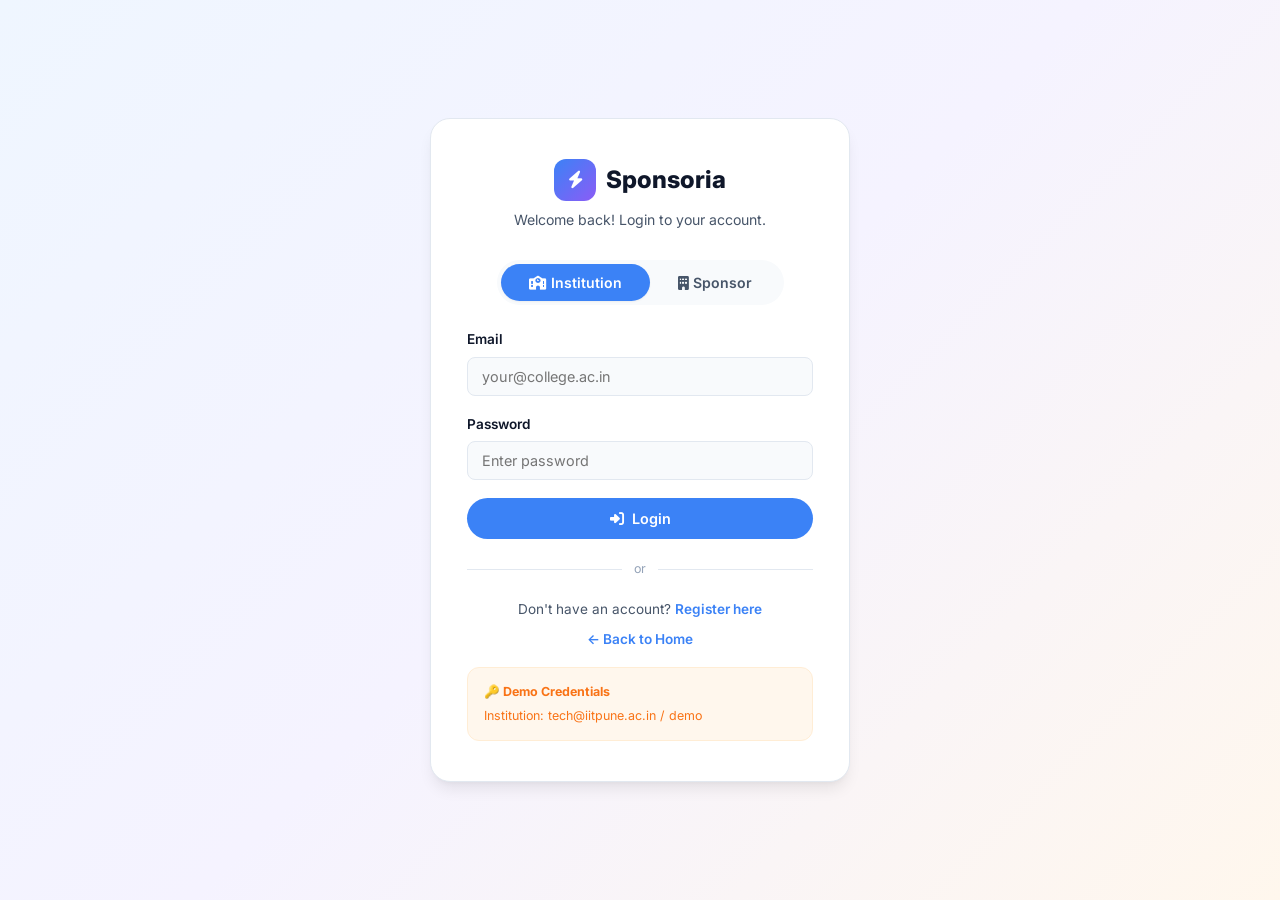
<file: auth/login.html>
<!DOCTYPE html>
<html lang="en">
<head>
  <meta charset="UTF-8"><meta name="viewport" content="width=device-width, initial-scale=1.0">
  <title>Login — Sponsoria</title>
  <link rel="preconnect" href="https://fonts.googleapis.com"><link rel="preconnect" href="https://fonts.gstatic.com" crossorigin>
  <link href="https://fonts.googleapis.com/css2?family=Inter:wght@300;400;500;600;700;800;900&display=swap" rel="stylesheet">
  <link rel="stylesheet" href="https://cdnjs.cloudflare.com/ajax/libs/font-awesome/6.5.1/css/all.min.css">
  <link rel="stylesheet" href="/css/shared.css">
  <style>
    body { display: flex; align-items: center; justify-content: center; min-height: 100vh; background: linear-gradient(135deg, #EFF6FF 0%, #F5F3FF 50%, #FFF7ED 100%); }
    .auth-container { width: 100%; max-width: 460px; padding: 20px; }
    .auth-card { background: var(--bg-white); border-radius: var(--radius-xl); box-shadow: var(--shadow-lg); padding: 40px 36px; border: 1px solid var(--border); }
    .auth-logo { display: flex; align-items: center; justify-content: center; gap: 10px; font-size: 1.5rem; font-weight: 800; margin-bottom: 8px; }
    .auth-logo .logo-mark { width: 42px; height: 42px; background: linear-gradient(135deg, var(--primary), var(--purple)); border-radius: 12px; display: flex; align-items: center; justify-content: center; color: #fff; font-size: 1.1rem; }
    .auth-subtitle { text-align: center; font-size: .88rem; color: var(--text-secondary); margin-bottom: 28px; }
    .auth-footer { text-align: center; margin-top: 20px; font-size: .85rem; color: var(--text-secondary); }
    .auth-footer a { color: var(--primary); font-weight: 600; }
    .divider { display: flex; align-items: center; gap: 12px; margin: 20px 0; font-size: .78rem; color: var(--text-muted); }
    .divider::before, .divider::after { content: ''; flex: 1; height: 1px; background: var(--border); }
    .demo-box { background: var(--accent-light); border: 1px solid #FFEDD5; border-radius: var(--radius-md); padding: 14px 16px; margin-top: 16px; font-size: .78rem; color: var(--accent); }
    .demo-box strong { display: block; margin-bottom: 4px; }
  </style>
</head>
<body>
  <div class="auth-container">
    <div class="auth-card">
      <div class="auth-logo"><div class="logo-mark"><i class="fa-solid fa-bolt"></i></div> Sponsoria</div>
      <p class="auth-subtitle">Welcome back! Login to your account.</p>
      <div class="role-toggle" style="margin: 0 auto 24px;">
        <button class="role-toggle-btn active" data-role="institution"><i class="fa-solid fa-school"></i> Institution</button>
        <button class="role-toggle-btn" data-role="sponsor"><i class="fa-solid fa-building"></i> Sponsor</button>
      </div>
      <form id="loginForm">
        <div class="form-group"><label>Email</label><input type="email" id="email" placeholder="your@college.ac.in" required></div>
        <div class="form-group"><label>Password</label><input type="password" id="password" placeholder="Enter password" required></div>
        <button type="submit" class="btn-primary" style="width:100%;justify-content:center;"><i class="fa-solid fa-right-to-bracket"></i> Login</button>
      </form>
      <div class="divider">or</div>
      <div class="auth-footer">Don't have an account? <a href="/auth/register.html">Register here</a></div>
      <div class="auth-footer" style="margin-top:8px;"><a href="/">← Back to Home</a></div>
      <div class="demo-box">
        <strong>🔑 Demo Credentials</strong>
        <span id="demoHint">Institution: tech@iitpune.ac.in / demo</span>
      </div>
    </div>
  </div>
  <script src="/js/shared.js"></script>
  <script>
    let role = 'institution';
    document.querySelectorAll('.role-toggle-btn').forEach(btn => {
      btn.addEventListener('click', () => {
        document.querySelectorAll('.role-toggle-btn').forEach(b => b.classList.remove('active'));
        btn.classList.add('active');
        role = btn.dataset.role;
        document.getElementById('email').placeholder = role === 'institution' ? 'your@college.ac.in' : 'you@company.com';
        document.getElementById('demoHint').textContent = role === 'institution' ? 'Institution: tech@iitpune.ac.in / demo' : 'Sponsor: marketing@pepsi.com / demo';
      });
    });
    document.getElementById('loginForm').addEventListener('submit', (e) => {
      e.preventDefault();
      const email = document.getElementById('email').value.trim();
      const pass = document.getElementById('password').value;
      const list = AppState.get(role === 'institution' ? 'institutions' : 'sponsors') || [];
      const user = list.find(u => u.email === email && u.password === pass);
      if (user) {
        Session.login(user);
        showToast('Login successful!');
        setTimeout(() => { window.location.href = role === 'institution' ? '/institution/dashboard.html' : '/sponsor/dashboard.html'; }, 500);
      } else { showToast('Invalid email or password', 'error'); }
    });
    if (Session.isLoggedIn()) window.location.href = Session.role() === 'institution' ? '/institution/dashboard.html' : '/sponsor/dashboard.html';
  </script>
</body>
</html>
</file>
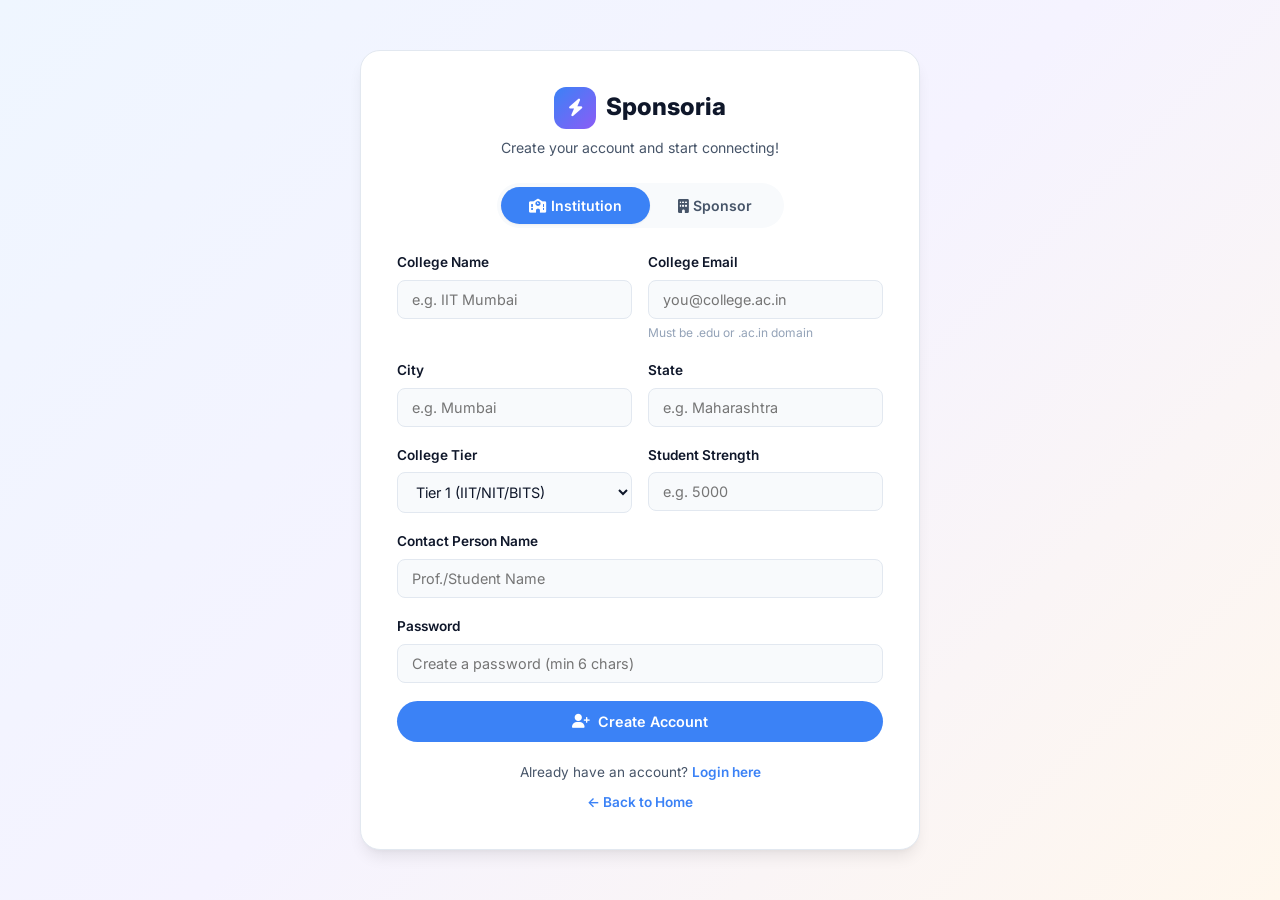
<file: auth/register.html>
<!DOCTYPE html>
<html lang="en">

<head>
    <meta charset="UTF-8">
    <meta name="viewport" content="width=device-width, initial-scale=1.0">
    <title>Register — Sponsoria</title>
    <link rel="preconnect" href="https://fonts.googleapis.com">
    <link rel="preconnect" href="https://fonts.gstatic.com" crossorigin>
    <link href="https://fonts.googleapis.com/css2?family=Inter:wght@300;400;500;600;700;800;900&display=swap"
        rel="stylesheet">
    <link rel="stylesheet" href="https://cdnjs.cloudflare.com/ajax/libs/font-awesome/6.5.1/css/all.min.css">
    <link rel="stylesheet" href="/css/shared.css">
    <style>
        body {
            display: flex;
            align-items: center;
            justify-content: center;
            min-height: 100vh;
            background: linear-gradient(135deg, #EFF6FF 0%, #F5F3FF 50%, #FFF7ED 100%);
            padding: 20px;
        }

        .auth-container {
            width: 100%;
            max-width: 560px;
        }

        .auth-card {
            background: var(--bg-white);
            border-radius: var(--radius-xl);
            box-shadow: var(--shadow-lg);
            padding: 36px;
            border: 1px solid var(--border);
        }

        .auth-logo {
            display: flex;
            align-items: center;
            justify-content: center;
            gap: 10px;
            font-size: 1.5rem;
            font-weight: 800;
            margin-bottom: 8px;
        }

        .auth-logo .logo-mark {
            width: 42px;
            height: 42px;
            background: linear-gradient(135deg, var(--primary), var(--purple));
            border-radius: 12px;
            display: flex;
            align-items: center;
            justify-content: center;
            color: #fff;
            font-size: 1.1rem;
        }

        .auth-subtitle {
            text-align: center;
            font-size: .88rem;
            color: var(--text-secondary);
            margin-bottom: 24px;
        }

        .auth-footer {
            text-align: center;
            margin-top: 20px;
            font-size: .85rem;
            color: var(--text-secondary);
        }

        .auth-footer a {
            color: var(--primary);
            font-weight: 600;
        }

        #instFields,
        #sponFields {
            display: none;
        }

        #instFields.active,
        #sponFields.active {
            display: block;
        }
    </style>
</head>

<body>
    <div class="auth-container">
        <div class="auth-card">
            <div class="auth-logo">
                <div class="logo-mark"><i class="fa-solid fa-bolt"></i></div> Sponsoria
            </div>
            <p class="auth-subtitle">Create your account and start connecting!</p>
            <div class="role-toggle" style="margin: 0 auto 24px;">
                <button class="role-toggle-btn active" data-role="institution"><i class="fa-solid fa-school"></i>
                    Institution</button>
                <button class="role-toggle-btn" data-role="sponsor"><i class="fa-solid fa-building"></i>
                    Sponsor</button>
            </div>
            <form id="registerForm">
                <!-- Institution Fields -->
                <div id="instFields" class="active">
                    <div class="form-row">
                        <div class="form-group"><label>College Name</label><input type="text" id="collegeName"
                                placeholder="e.g. IIT Mumbai"></div>
                        <div class="form-group"><label>College Email</label><input type="email" id="collegeEmail"
                                placeholder="you@college.ac.in">
                            <p class="hint">Must be .edu or .ac.in domain</p>
                        </div>
                    </div>
                    <div class="form-row">
                        <div class="form-group"><label>City</label><input type="text" id="instCity"
                                placeholder="e.g. Mumbai"></div>
                        <div class="form-group"><label>State</label><input type="text" id="instState"
                                placeholder="e.g. Maharashtra"></div>
                    </div>
                    <div class="form-row">
                        <div class="form-group"><label>College Tier</label>
                            <select id="instTier">
                                <option value="Tier 1">Tier 1 (IIT/NIT/BITS)</option>
                                <option value="Tier 2">Tier 2 (State Universities)</option>
                                <option value="Tier 3">Tier 3 (Private/Others)</option>
                            </select>
                        </div>
                        <div class="form-group"><label>Student Strength</label><input type="number" id="studentStrength"
                                placeholder="e.g. 5000"></div>
                    </div>
                    <div class="form-group"><label>Contact Person Name</label><input type="text" id="instContact"
                            placeholder="Prof./Student Name"></div>
                </div>
                <!-- Sponsor Fields -->
                <div id="sponFields">
                    <div class="form-row">
                        <div class="form-group"><label>Company Name</label><input type="text" id="companyName"
                                placeholder="e.g. Pepsi India"></div>
                        <div class="form-group"><label>Company Email</label><input type="email" id="companyEmail"
                                placeholder="you@company.com"></div>
                    </div>
                    <div class="form-row">
                        <div class="form-group"><label>Industry Type</label>
                            <select id="industry">
                                <option value="Technology">Technology</option>
                                <option value="FMCG / Beverages">FMCG / Beverages</option>
                                <option value="FMCG / Food">FMCG / Food</option>
                                <option value="Finance / Banking">Finance / Banking</option>
                                <option value="EdTech">EdTech</option>
                                <option value="E-commerce">E-commerce</option>
                                <option value="Automobile">Automobile</option>
                                <option value="Fashion / Lifestyle">Fashion / Lifestyle</option>
                                <option value="Other">Other</option>
                            </select>
                        </div>
                        <div class="form-group"><label>Budget Range</label>
                            <select id="budgetRange">
                                <option value="₹50K – ₹2L">₹50K – ₹2L</option>
                                <option value="₹2L – ₹5L">₹2L – ₹5L</option>
                                <option value="₹5L – ₹10L">₹5L – ₹10L</option>
                                <option value="₹10L – ₹20L">₹10L – ₹20L</option>
                                <option value="₹20L+">₹20L+</option>
                            </select>
                        </div>
                    </div>
                    <div class="form-group"><label>Contact Person Name</label><input type="text" id="sponContact"
                            placeholder="Your Name"></div>
                </div>
                <!-- Common -->
                <div class="form-group"><label>Password</label><input type="password" id="password"
                        placeholder="Create a password (min 6 chars)" required></div>
                <button type="submit" class="btn-primary" style="width:100%;justify-content:center;"><i
                        class="fa-solid fa-user-plus"></i> Create Account</button>
            </form>
            <div class="auth-footer">Already have an account? <a href="/auth/login.html">Login here</a></div>
            <div class="auth-footer" style="margin-top:8px;"><a href="/">← Back to Home</a></div>
        </div>
    </div>
    <script src="/js/shared.js"></script>
    <script>
        let role = 'institution';
        document.querySelectorAll('.role-toggle-btn').forEach(btn => {
            btn.addEventListener('click', () => {
                document.querySelectorAll('.role-toggle-btn').forEach(b => b.classList.remove('active'));
                btn.classList.add('active');
                role = btn.dataset.role;
                document.getElementById('instFields').classList.toggle('active', role === 'institution');
                document.getElementById('sponFields').classList.toggle('active', role === 'sponsor');
            });
        });
        document.getElementById('registerForm').addEventListener('submit', (e) => {
            e.preventDefault();
            const pass = document.getElementById('password').value;
            if (pass.length < 6) { showToast('Password must be at least 6 characters', 'error'); return; }
            let user;
            if (role === 'institution') {
                const email = document.getElementById('collegeEmail').value.trim();
                if (!email.match(/\.(edu|ac\.in)$/i)) { showToast('Please use a .edu or .ac.in email', 'error'); return; }
                user = { id: genId(), role: 'institution', email, password: pass, collegeName: document.getElementById('collegeName').value.trim(), city: document.getElementById('instCity').value.trim(), state: document.getElementById('instState').value.trim(), tier: document.getElementById('instTier').value, studentStrength: parseInt(document.getElementById('studentStrength').value) || 0, contactPerson: document.getElementById('instContact').value.trim(), verified: false, socialMedia: {}, pastEvents: [] };
                AppState.push('institutions', user);
            } else {
                user = { id: genId(), role: 'sponsor', email: document.getElementById('companyEmail').value.trim(), password: pass, companyName: document.getElementById('companyName').value.trim(), industry: document.getElementById('industry').value, budgetRange: document.getElementById('budgetRange').value, contactPerson: document.getElementById('sponContact').value.trim(), logo: '', pastSponsored: [], targetIndustries: [] };
                AppState.push('sponsors', user);
            }
            Session.login(user);
            showToast('Account created successfully!');
            setTimeout(() => { window.location.href = role === 'institution' ? '/institution/profile.html' : '/sponsor/profile.html'; }, 500);
        });
        if (Session.isLoggedIn()) window.location.href = Session.role() === 'institution' ? '/institution/dashboard.html' : '/sponsor/dashboard.html';
    </script>
</body>

</html>
</file>
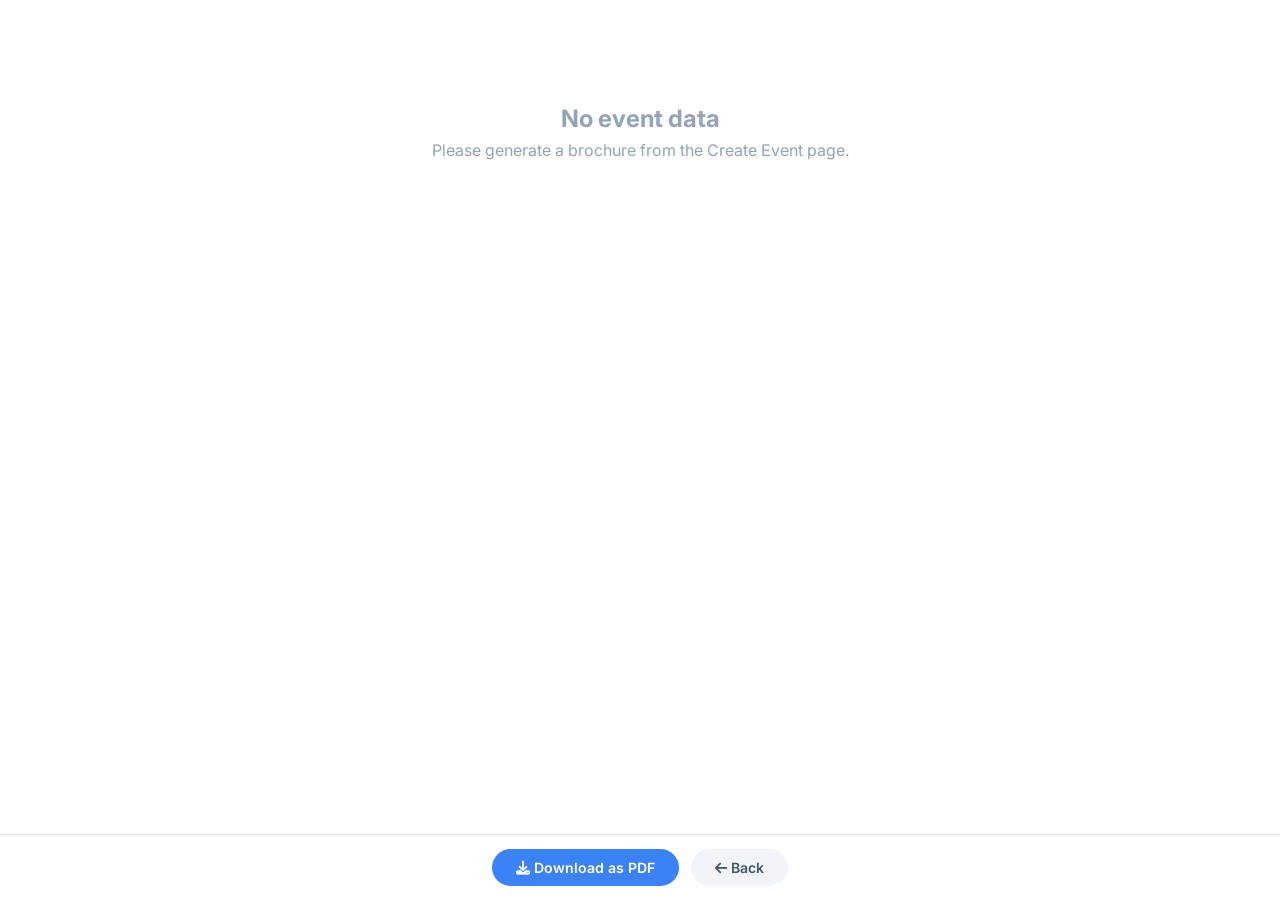
<file: brochure/brochure.html>
<!DOCTYPE html>
<html lang="en">

<head>
    <meta charset="UTF-8">
    <meta name="viewport" content="width=device-width, initial-scale=1.0">
    <title>Sponsorship Brochure — Sponsoria</title>
    <link rel="preconnect" href="https://fonts.googleapis.com">
    <link rel="preconnect" href="https://fonts.gstatic.com" crossorigin>
    <link href="https://fonts.googleapis.com/css2?family=Inter:wght@300;400;500;600;700;800;900&display=swap"
        rel="stylesheet">
    <link rel="stylesheet" href="https://cdnjs.cloudflare.com/ajax/libs/font-awesome/6.5.1/css/all.min.css">
    <style>
        :root {
            --primary: #3B82F6;
            --purple: #8B5CF6;
            --green: #22C55E;
            --font: 'Inter', sans-serif;
        }

        * {
            margin: 0;
            padding: 0;
            box-sizing: border-box;
        }

        body {
            font-family: var(--font);
            background: #fff;
            color: #0F172A;
            line-height: 1.6;
        }

        .brochure {
            max-width: 800px;
            margin: 0 auto;
            padding: 40px;
        }

        .brochure-header {
            text-align: center;
            padding: 40px;
            background: linear-gradient(135deg, #EFF6FF, #F5F3FF);
            border-radius: 20px;
            margin-bottom: 32px;
        }

        .brochure-logo {
            display: flex;
            align-items: center;
            justify-content: center;
            gap: 8px;
            font-size: 1rem;
            font-weight: 700;
            color: #64748B;
            margin-bottom: 16px;
        }

        .brochure-logo .mark {
            width: 28px;
            height: 28px;
            background: linear-gradient(135deg, var(--primary), var(--purple));
            border-radius: 8px;
            display: flex;
            align-items: center;
            justify-content: center;
            color: #fff;
            font-size: .7rem;
        }

        .brochure-title {
            font-size: 2.2rem;
            font-weight: 800;
            margin-bottom: 8px;
        }

        .brochure-college {
            font-size: 1.1rem;
            color: #475569;
            margin-bottom: 16px;
        }

        .brochure-meta {
            display: flex;
            justify-content: center;
            gap: 24px;
            font-size: .88rem;
            color: #64748B;
        }

        .brochure-meta span {
            display: flex;
            align-items: center;
            gap: 6px;
        }

        .section {
            margin-bottom: 28px;
        }

        .section h2 {
            font-size: 1.2rem;
            font-weight: 700;
            margin-bottom: 12px;
            padding-bottom: 8px;
            border-bottom: 2px solid #E2E8F0;
        }

        .section p {
            font-size: .92rem;
            color: #475569;
        }

        .tier-table {
            width: 100%;
            border-collapse: collapse;
            margin-top: 12px;
        }

        .tier-table th {
            background: linear-gradient(135deg, var(--primary), var(--purple));
            color: #fff;
            padding: 12px 16px;
            text-align: left;
            font-size: .85rem;
        }

        .tier-table td {
            padding: 12px 16px;
            border-bottom: 1px solid #E2E8F0;
            font-size: .88rem;
        }

        .tier-table tr:nth-child(even) {
            background: #F8FAFC;
        }

        .tier-table .perks {
            font-size: .8rem;
            color: #64748B;
        }

        .contact-box {
            background: #F8FAFC;
            border: 1px solid #E2E8F0;
            border-radius: 12px;
            padding: 20px;
            text-align: center;
        }

        .contact-box h3 {
            font-size: 1rem;
            margin-bottom: 8px;
        }

        .contact-box p {
            font-size: .88rem;
            color: #475569;
        }

        .download-bar {
            position: fixed;
            bottom: 0;
            left: 0;
            right: 0;
            background: #fff;
            border-top: 1px solid #E2E8F0;
            padding: 14px 24px;
            display: flex;
            justify-content: center;
            gap: 12px;
            z-index: 10;
        }

        .download-bar button {
            padding: 10px 24px;
            border-radius: 999px;
            font-family: var(--font);
            font-weight: 600;
            font-size: .88rem;
            cursor: pointer;
            border: none;
        }

        .btn-dl {
            background: var(--primary);
            color: #fff;
        }

        .btn-dl:hover {
            background: #2563EB;
        }

        .btn-back {
            background: #F1F5F9;
            color: #475569;
            border: 1px solid #E2E8F0;
        }

        @media print {
            .download-bar {
                display: none !important;
            }

            .brochure {
                padding: 20px;
            }
        }
    </style>
</head>

<body>
    <div class="brochure" id="brochure"></div>
    <div class="download-bar no-print">
        <button class="btn-dl" onclick="window.print()"><i class="fa-solid fa-download"></i> Download as PDF</button>
        <button class="btn-back" onclick="window.close()"><i class="fa-solid fa-arrow-left"></i> Back</button>
    </div>
    <script>
        // Load from localStorage
        const data = JSON.parse(localStorage.getItem('sponsoria_brochurePreview') || 'null');
        const el = document.getElementById('brochure');
        if (!data) { el.innerHTML = '<div style="text-align:center;padding:60px;color:#94A3B8;"><h2>No event data</h2><p>Please generate a brochure from the Create Event page.</p></div>'; }
        else {
            const tiersHtml = (data.tiers || []).map(t => `<tr><td><strong>${t.name}</strong></td><td>${t.price}</td><td class="perks">${(t.perks || []).join(', ') || '—'}</td></tr>`).join('');
            el.innerHTML = `
        <div class="brochure-header">
          <div class="brochure-logo"><div class="mark"><i class="fa-solid fa-bolt"></i></div> Sponsoria</div>
          <h1 class="brochure-title">${data.eventName || 'Event Name'}</h1>
          <p class="brochure-college">${data.collegeName || 'Institution'} ${data.collegeTier ? '· ' + data.collegeTier : ''}</p>
          <div class="brochure-meta">
            <span><i class="fa-regular fa-calendar"></i> ${data.date ? new Date(data.date).toLocaleDateString('en-IN', { day: 'numeric', month: 'long', year: 'numeric' }) : 'TBD'}</span>
            <span><i class="fa-solid fa-location-dot"></i> ${data.venue || 'Venue TBD'}, ${data.city || ''}</span>
            <span><i class="fa-solid fa-users"></i> ${(data.footfall || 0).toLocaleString()} expected</span>
          </div>
        </div>
        <div class="section">
          <h2>About the Event</h2>
          <p>${data.description || 'An exciting campus event looking for sponsors to create an unforgettable experience.'}</p>
        </div>
        <div class="section">
          <h2>Event Details</h2>
          <p><strong>Type:</strong> ${data.type || '—'}<br><strong>Target Audience:</strong> ${data.targetAudience || '—'}<br><strong>Student Strength:</strong> ${(data.studentStrength || 0).toLocaleString()}</p>
        </div>
        <div class="section">
          <h2>Sponsorship Tiers</h2>
          ${tiersHtml ? `<table class="tier-table"><thead><tr><th>Tier</th><th>Investment</th><th>Perks Included</th></tr></thead><tbody>${tiersHtml}</tbody></table>` : '<p>Sponsorship packages available upon request.</p>'}
        </div>
        <div class="contact-box">
          <h3>Interested in Sponsoring?</h3>
          <p><strong>${data.contactPerson || 'Contact Person'}</strong><br>${data.email || ''}<br>Visit <strong>sponsoria.in</strong> to express interest directly!</p>
        </div>
      `;
        }
    </script>
</body>

</html>
</file>
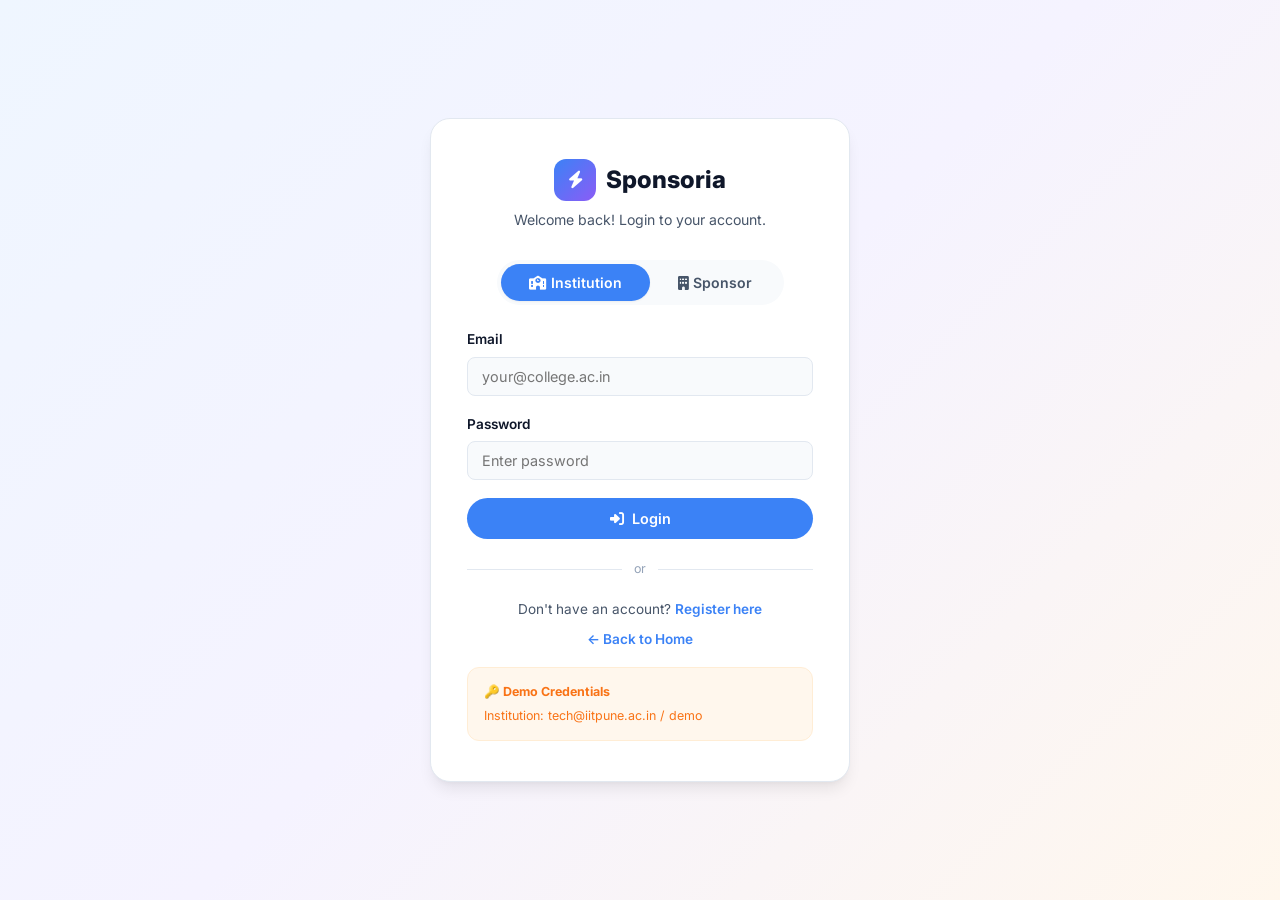
<file: institution/create-event.html>
<!DOCTYPE html>
<html lang="en">

<head>
    <meta charset="UTF-8">
    <meta name="viewport" content="width=device-width, initial-scale=1.0">
    <title>Create Event — Sponsoria</title>
    <link rel="preconnect" href="https://fonts.googleapis.com">
    <link rel="preconnect" href="https://fonts.gstatic.com" crossorigin>
    <link href="https://fonts.googleapis.com/css2?family=Inter:wght@300;400;500;600;700;800;900&display=swap"
        rel="stylesheet">
    <link rel="stylesheet" href="https://cdnjs.cloudflare.com/ajax/libs/font-awesome/6.5.1/css/all.min.css">
    <link rel="stylesheet" href="/css/shared.css">
    <style>
        .tier-card {
            background: var(--bg-page);
            border: 1.5px dashed var(--border);
            border-radius: var(--radius-md);
            padding: 18px;
            margin-bottom: 12px;
            position: relative;
        }

        .tier-card .remove-tier {
            position: absolute;
            top: 10px;
            right: 10px;
            width: 28px;
            height: 28px;
            border-radius: 50%;
            background: #FEE2E2;
            color: var(--red);
            display: flex;
            align-items: center;
            justify-content: center;
            font-size: .8rem;
            cursor: pointer;
            border: none;
        }

        .perks-input {
            display: flex;
            gap: 8px;
            margin-top: 6px;
        }

        .perks-input input {
            flex: 1;
        }

        .perk-list {
            display: flex;
            flex-wrap: wrap;
            gap: 6px;
            margin-top: 8px;
        }

        .perk-tag {
            display: flex;
            align-items: center;
            gap: 4px;
            padding: 4px 12px;
            border-radius: var(--radius-full);
            background: var(--green-light);
            color: var(--green);
            font-size: .78rem;
            font-weight: 600;
        }

        .perk-tag button {
            background: none;
            border: none;
            color: var(--green);
            cursor: pointer;
            font-size: .7rem;
        }
    </style>
</head>

<body>
    <div class="app-layout">
        <div id="sidebarContainer"></div>
        <div class="main-content">
            <div id="topbarContainer"></div>
            <div class="page-content">
                <h1 class="page-title">Create Event Listing</h1>
                <p class="page-subtitle">List your event and attract sponsors from across India.</p>
                <form id="eventForm">
                    <div class="form-card">
                        <h3><i class="fa-solid fa-circle-info" style="color:var(--primary);"></i> Basic Information</h3>
                        <div class="form-row">
                            <div class="form-group"><label>Event Name *</label><input type="text" id="eventName"
                                    placeholder="e.g. TechFest 2026" required></div>
                            <div class="form-group"><label>Event Type *</label>
                                <select id="eventType" required>
                                    <option value="">Select type</option>
                                    <option>Tech Fest</option>
                                    <option>Cultural Fest</option>
                                    <option>DJ Night</option>
                                    <option>Hackathon</option>
                                    <option>Sports</option>
                                    <option>Workshop</option>
                                    <option>Competition</option>
                                    <option>Other</option>
                                </select>
                            </div>
                        </div>
                        <div class="form-row">
                            <div class="form-group"><label>Event Date *</label><input type="date" id="eventDate"
                                    required></div>
                            <div class="form-group"><label>Venue *</label><input type="text" id="venue"
                                    placeholder="e.g. Main Auditorium" required></div>
                        </div>
                        <div class="form-row">
                            <div class="form-group"><label>Expected Footfall *</label><input type="number" id="footfall"
                                    placeholder="e.g. 5000" required></div>
                            <div class="form-group"><label>City</label><input type="text" id="city" value=""
                                    placeholder="Event city"></div>
                        </div>
                        <div class="form-group"><label>Target Audience</label><input type="text" id="targetAudience"
                                placeholder="e.g. Engineering Students, Tech Enthusiasts"></div>
                        <div class="form-group"><label>Event Description</label><textarea id="description"
                                placeholder="Describe your event, its history, and what makes it special..."></textarea>
                        </div>
                    </div>
                    <div class="form-card">
                        <h3><i class="fa-solid fa-tags" style="color:var(--purple);"></i> Sponsorship Tiers</h3>
                        <p style="font-size:.85rem;color:var(--text-secondary);margin-bottom:16px;">Define your
                            sponsorship packages. Add perks for each tier to attract the right sponsors.</p>
                        <div id="tiersContainer"></div>
                        <button type="button" class="btn-secondary" id="addTierBtn"><i class="fa-solid fa-plus"></i> Add
                            Tier</button>
                    </div>
                    <div class="btn-group">
                        <button type="submit" class="btn-primary"><i class="fa-solid fa-rocket"></i> Publish
                            Event</button>
                        <button type="button" class="btn-secondary" id="previewBtn"><i class="fa-solid fa-file-pdf"></i>
                            Preview Brochure</button>
                        <button type="button" class="btn-secondary"
                            onclick="showToast('Saved as draft!'); setTimeout(()=>window.location.href='/institution/dashboard.html',500)"><i
                                class="fa-solid fa-save"></i> Save Draft</button>
                    </div>
                </form>
            </div>
        </div>
    </div>
    <script src="/js/shared.js"></script>
    <script>
        if (!Session.require('institution')) throw '';
        const user = Session.get();
        document.getElementById('sidebarContainer').innerHTML = renderSidebar('create-event');
        document.getElementById('topbarContainer').innerHTML = renderTopbar();
        initSidebarEvents();
        document.getElementById('city').value = user.city || '';
        let tiers = [];
        function renderTiers() {
            const c = document.getElementById('tiersContainer');
            c.innerHTML = tiers.map((t, i) => `
        <div class="tier-card">
          <button type="button" class="remove-tier" onclick="tiers.splice(${i},1);renderTiers();"><i class="fa-solid fa-xmark"></i></button>
          <div class="form-row">
            <div class="form-group"><label>Tier Name</label><input value="${t.name}" onchange="tiers[${i}].name=this.value" placeholder="e.g. Title Sponsor"></div>
            <div class="form-group"><label>Price (₹)</label><input value="${t.price}" onchange="tiers[${i}].price=this.value" placeholder="e.g. ₹5,00,000"></div>
          </div>
          <div class="form-group"><label>Perks</label>
            <div class="perks-input"><input id="perkInput${i}" placeholder="Type a perk and click Add"><button type="button" class="btn-secondary" style="padding:8px 14px;" onclick="addPerk(${i})">Add</button></div>
            <div class="perk-list">${t.perks.map((p, pi) => `<span class="perk-tag">${p}<button type="button" onclick="tiers[${i}].perks.splice(${pi},1);renderTiers();">×</button></span>`).join('')}</div>
          </div>
        </div>
      `).join('');
        }
        window.addPerk = function (i) {
            const inp = document.getElementById('perkInput' + i);
            if (inp.value.trim()) { tiers[i].perks.push(inp.value.trim()); inp.value = ''; renderTiers(); }
        };
        document.getElementById('addTierBtn').addEventListener('click', () => { tiers.push({ name: '', price: '', perks: [] }); renderTiers(); });
        // Start with one tier
        tiers.push({ name: 'Title Sponsor', price: '', perks: [] });
        renderTiers();

        function getEventData() {
            return {
                id: genId(), institutionId: user.id, eventName: document.getElementById('eventName').value.trim(),
                type: document.getElementById('eventType').value, date: document.getElementById('eventDate').value,
                venue: document.getElementById('venue').value.trim(), footfall: parseInt(document.getElementById('footfall').value) || 0,
                city: document.getElementById('city').value.trim(), targetAudience: document.getElementById('targetAudience').value.trim(),
                description: document.getElementById('description').value.trim(), tiers: tiers.filter(t => t.name),
                status: 'published', views: 0, saves: 0, interests: 0, collegeTier: user.tier || '',
                budgetRange: tiers.length > 0 ? tiers[tiers.length - 1].price + ' – ' + tiers[0].price : '', createdAt: new Date().toISOString().split('T')[0]
            };
        }
        document.getElementById('eventForm').addEventListener('submit', (e) => {
            e.preventDefault();
            const evt = getEventData();
            AppState.push('events', evt);
            showToast('Event published successfully! 🎉');
            setTimeout(() => window.location.href = '/institution/dashboard.html', 800);
        });
        document.getElementById('previewBtn').addEventListener('click', () => {
            const evt = getEventData();
            AppState.set('brochurePreview', { ...evt, collegeName: user.collegeName, collegeTier: user.tier, studentStrength: user.studentStrength, contactPerson: user.contactPerson, email: user.email });
            window.open('/brochure/brochure.html', '_blank');
        });
    </script>
</body>

</html>
</file>
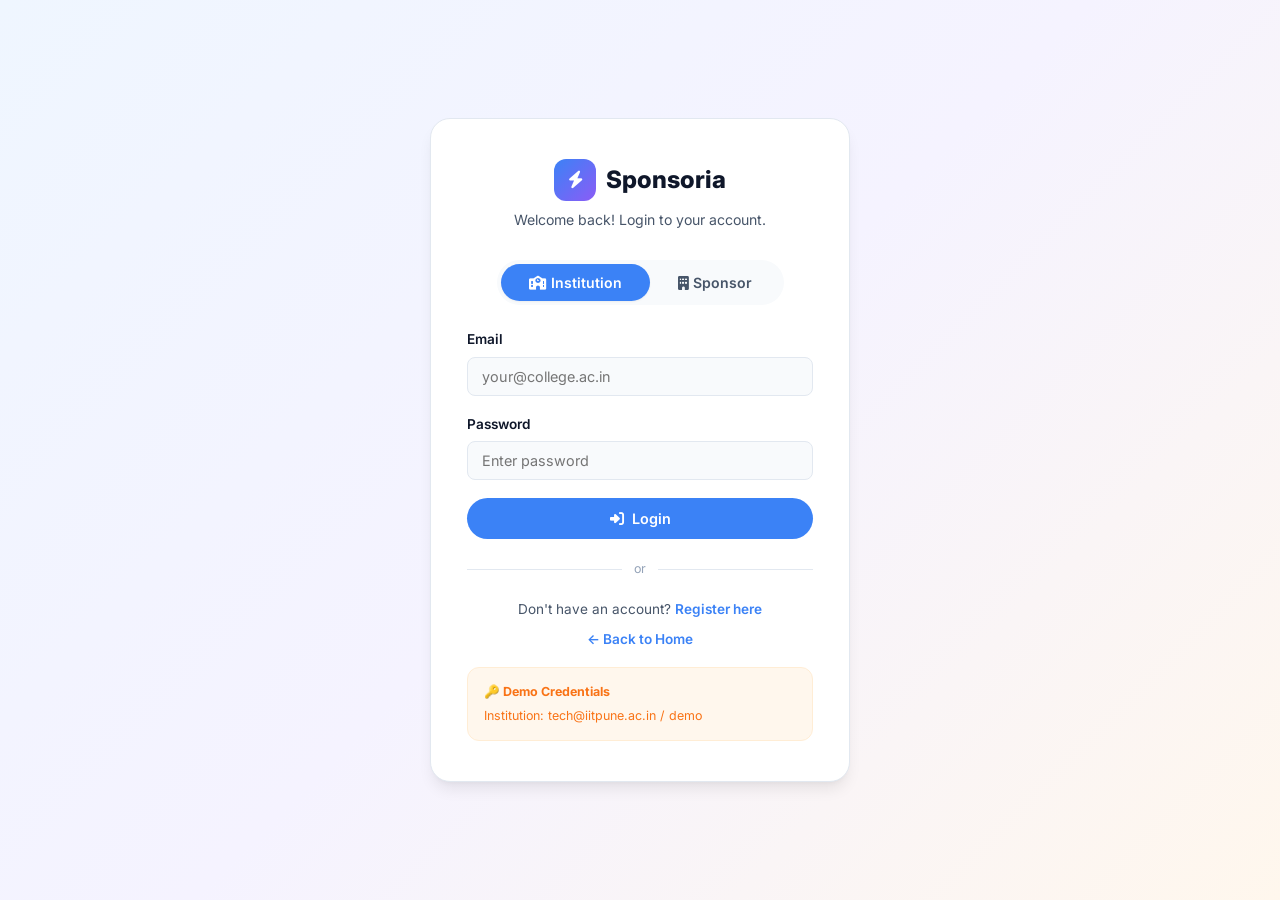
<file: institution/dashboard.html>
<!DOCTYPE html>
<html lang="en">

<head>
    <meta charset="UTF-8">
    <meta name="viewport" content="width=device-width, initial-scale=1.0">
    <title>Institution Dashboard — Sponsoria</title>
    <link rel="preconnect" href="https://fonts.googleapis.com">
    <link rel="preconnect" href="https://fonts.gstatic.com" crossorigin>
    <link href="https://fonts.googleapis.com/css2?family=Inter:wght@300;400;500;600;700;800;900&display=swap"
        rel="stylesheet">
    <link rel="stylesheet" href="https://cdnjs.cloudflare.com/ajax/libs/font-awesome/6.5.1/css/all.min.css">
    <link rel="stylesheet" href="/css/shared.css">
</head>

<body>
    <div class="app-layout">
        <div id="sidebarContainer"></div>
        <div class="main-content">
            <div id="topbarContainer"></div>
            <div class="page-content">
                <h1 class="page-title">Dashboard</h1>
                <p class="page-subtitle" id="welcomeMsg">Welcome back!</p>
                <div class="stats-row" id="statsRow"></div>
                <div style="display:grid;grid-template-columns:1fr 1fr;gap:20px;" id="dashGrid">
                    <div>
                        <div class="section-head">Your Event Listings</div>
                        <div id="eventsList"></div>
                    </div>
                    <div>
                        <div class="section-head">Recent Notifications</div>
                        <div class="notif-list" id="notifList"></div>
                    </div>
                </div>
                <div class="btn-group" style="margin-top:24px;">
                    <a href="/institution/create-event.html" class="btn-primary"><i class="fa-solid fa-plus"></i> Create
                        New Event</a>
                    <a href="/sponsor/messages.html" class="btn-secondary"><i class="fa-solid fa-message"></i>
                        Messages</a>
                </div>
            </div>
        </div>
    </div>
    <script src="/js/shared.js"></script>
    <script>
        if (!Session.require('institution')) throw '';
        const user = Session.get();
        document.getElementById('sidebarContainer').innerHTML = renderSidebar('dashboard');
        document.getElementById('topbarContainer').innerHTML = renderTopbar();
        initSidebarEvents();
        document.getElementById('welcomeMsg').textContent = `Welcome back, ${user.collegeName}!`;
        const events = (AppState.get('events') || []).filter(e => e.institutionId === user.id);
        const totalViews = events.reduce((s, e) => s + (e.views || 0), 0);
        const totalSaves = events.reduce((s, e) => s + (e.saves || 0), 0);
        const totalInterests = events.reduce((s, e) => s + (e.interests || 0), 0);
        document.getElementById('statsRow').innerHTML = `
      <div class="stat-card"><div class="stat-icon" style="background:#DBEAFE;color:#2563EB;"><i class="fa-solid fa-eye"></i></div><div class="stat-value">${totalViews}</div><div class="stat-label">Total Views</div></div>
      <div class="stat-card"><div class="stat-icon" style="background:#F0FDF4;color:#22C55E;"><i class="fa-solid fa-bookmark"></i></div><div class="stat-value">${totalSaves}</div><div class="stat-label">Total Saves</div></div>
      <div class="stat-card"><div class="stat-icon" style="background:#FFF7ED;color:#F97316;"><i class="fa-solid fa-handshake"></i></div><div class="stat-value">${totalInterests}</div><div class="stat-label">Interest Expressed</div></div>
      <div class="stat-card"><div class="stat-icon" style="background:#F5F3FF;color:#8B5CF6;"><i class="fa-solid fa-calendar"></i></div><div class="stat-value">${events.length}</div><div class="stat-label">Active Listings</div></div>
    `;
        const el = document.getElementById('eventsList');
        if (events.length === 0) { el.innerHTML = '<div class="empty-state"><i class="fa-solid fa-calendar-plus"></i><p>No events yet. Create your first event!</p></div>'; }
        else {
            el.innerHTML = events.map(e => `
      <div class="card" style="margin-bottom:12px;" onclick="window.location.href='/institution/edit-event.html?id=${e.id}'">
        <div style="display:flex;justify-content:space-between;align-items:center;">
          <div><div style="font-weight:700;font-size:.95rem;">${e.eventName}</div><div style="font-size:.8rem;color:var(--text-secondary);">${e.type} · ${formatDate(e.date)}</div></div>
          <span class="badge badge-green">${e.status}</span>
        </div>
        <div style="display:flex;gap:16px;margin-top:10px;font-size:.78rem;color:var(--text-muted);">
          <span><i class="fa-solid fa-eye"></i> ${e.views} views</span>
          <span><i class="fa-solid fa-bookmark"></i> ${e.saves} saves</span>
          <span><i class="fa-solid fa-handshake"></i> ${e.interests} interests</span>
        </div>
      </div>
    `).join('');
        }
        const notifs = Notifications.getForUser(user.id);
        const nl = document.getElementById('notifList');
        if (notifs.length === 0) { nl.innerHTML = '<div class="empty-state"><i class="fa-solid fa-bell-slash"></i><p>No notifications yet</p></div>'; }
        else {
            nl.innerHTML = notifs.slice(0, 5).map(n => `
      <div class="notif-item ${n.read ? '' : 'unread'}">
        <div class="notif-icon" style="background:${n.type === 'success' ? 'var(--green-light)' : 'var(--primary-light)'}; color:${n.type === 'success' ? 'var(--green)' : 'var(--primary)'};">
          <i class="fa-solid ${n.type === 'success' ? 'fa-circle-check' : 'fa-bell'}"></i>
        </div>
        <div class="notif-text">${n.message}</div>
        <div class="notif-time">${timeAgo(n.time)}</div>
      </div>
    `).join('');
        }
        initReveal();
    </script>
</body>

</html>
</file>
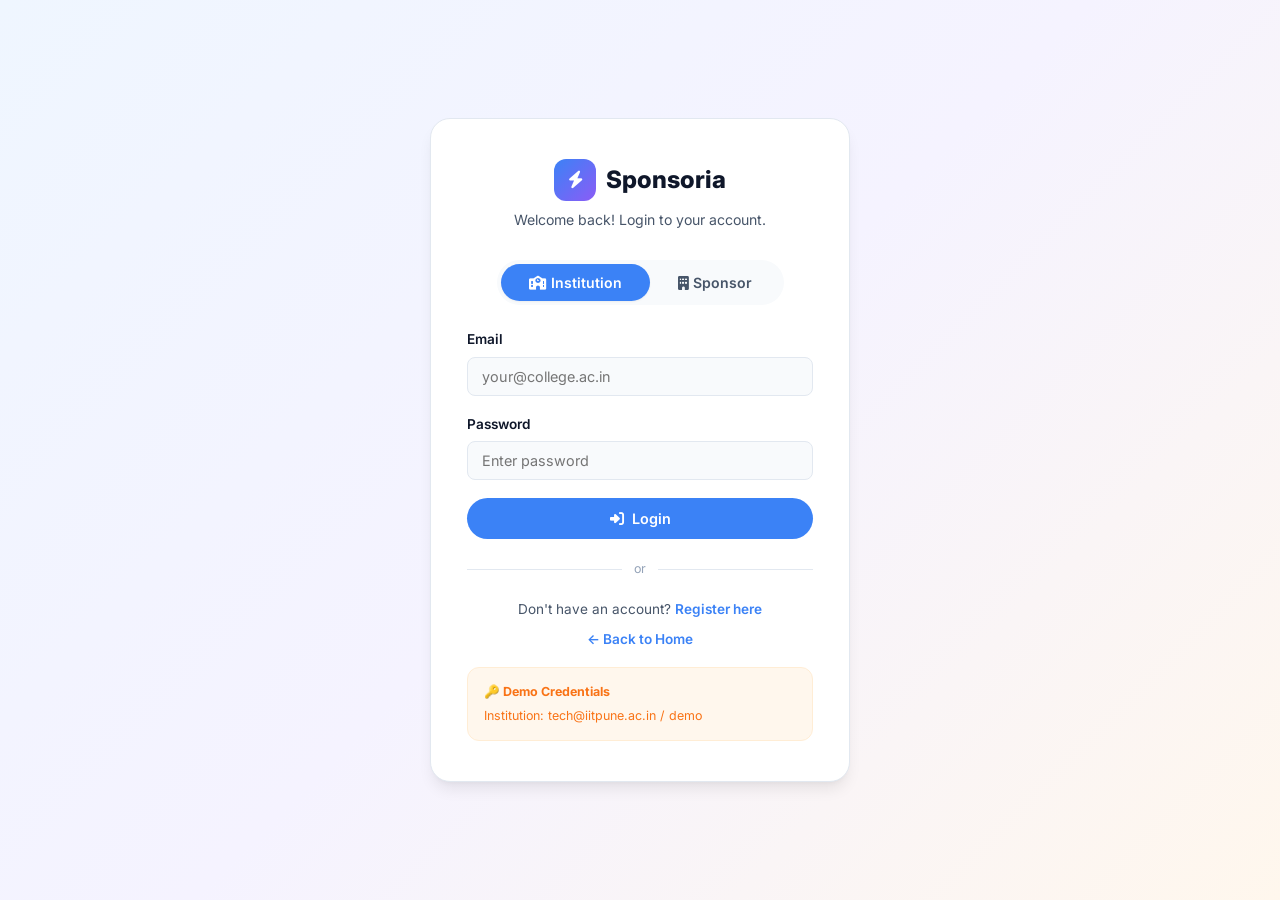
<file: institution/edit-event.html>
<!DOCTYPE html>
<html lang="en">

<head>
    <meta charset="UTF-8">
    <meta name="viewport" content="width=device-width, initial-scale=1.0">
    <title>Edit Event — Sponsoria</title>
    <link rel="preconnect" href="https://fonts.googleapis.com">
    <link rel="preconnect" href="https://fonts.gstatic.com" crossorigin>
    <link href="https://fonts.googleapis.com/css2?family=Inter:wght@300;400;500;600;700;800;900&display=swap"
        rel="stylesheet">
    <link rel="stylesheet" href="https://cdnjs.cloudflare.com/ajax/libs/font-awesome/6.5.1/css/all.min.css">
    <link rel="stylesheet" href="/css/shared.css">
    <style>
        .tier-card {
            background: var(--bg-page);
            border: 1.5px dashed var(--border);
            border-radius: var(--radius-md);
            padding: 18px;
            margin-bottom: 12px;
            position: relative;
        }

        .tier-card .remove-tier {
            position: absolute;
            top: 10px;
            right: 10px;
            width: 28px;
            height: 28px;
            border-radius: 50%;
            background: #FEE2E2;
            color: var(--red);
            display: flex;
            align-items: center;
            justify-content: center;
            font-size: .8rem;
            cursor: pointer;
            border: none;
        }

        .perk-list {
            display: flex;
            flex-wrap: wrap;
            gap: 6px;
            margin-top: 8px;
        }

        .perk-tag {
            display: flex;
            align-items: center;
            gap: 4px;
            padding: 4px 12px;
            border-radius: var(--radius-full);
            background: var(--green-light);
            color: var(--green);
            font-size: .78rem;
            font-weight: 600;
        }

        .perk-tag button {
            background: none;
            border: none;
            color: var(--green);
            cursor: pointer;
            font-size: .7rem;
        }
    </style>
</head>

<body>
    <div class="app-layout">
        <div id="sidebarContainer"></div>
        <div class="main-content">
            <div id="topbarContainer"></div>
            <div class="page-content">
                <h1 class="page-title">Edit Event</h1>
                <p class="page-subtitle">Update your event listing anytime before the event.</p>
                <div id="formContainer"></div>
            </div>
        </div>
    </div>
    <script src="/js/shared.js"></script>
    <script>
        if (!Session.require('institution')) throw '';
        const user = Session.get();
        document.getElementById('sidebarContainer').innerHTML = renderSidebar('');
        document.getElementById('topbarContainer').innerHTML = renderTopbar();
        initSidebarEvents();
        const evtId = new URLSearchParams(window.location.search).get('id');
        const events = AppState.get('events') || [];
        const evt = events.find(e => e.id === evtId);
        if (!evt) { document.getElementById('formContainer').innerHTML = '<div class="empty-state"><i class="fa-solid fa-circle-exclamation"></i><p>Event not found</p></div>'; throw ''; }
        let tiers = JSON.parse(JSON.stringify(evt.tiers || []));
        function renderTiers() {
            document.getElementById('tiersContainer').innerHTML = tiers.map((t, i) => `
        <div class="tier-card">
          <button type="button" class="remove-tier" onclick="tiers.splice(${i},1);renderTiers();"><i class="fa-solid fa-xmark"></i></button>
          <div class="form-row">
            <div class="form-group"><label>Tier Name</label><input value="${t.name}" onchange="tiers[${i}].name=this.value"></div>
            <div class="form-group"><label>Price (₹)</label><input value="${t.price}" onchange="tiers[${i}].price=this.value"></div>
          </div>
          <div class="form-group"><label>Perks</label>
            <div style="display:flex;gap:8px;margin-top:6px;"><input id="perkInput${i}" placeholder="Type a perk"><button type="button" class="btn-secondary" style="padding:8px 14px;" onclick="addPerk(${i})">Add</button></div>
            <div class="perk-list">${t.perks.map((p, pi) => `<span class="perk-tag">${p}<button type="button" onclick="tiers[${i}].perks.splice(${pi},1);renderTiers();">×</button></span>`).join('')}</div>
          </div>
        </div>`).join('');
        }
        window.addPerk = function (i) { const inp = document.getElementById('perkInput' + i); if (inp.value.trim()) { tiers[i].perks.push(inp.value.trim()); inp.value = ''; renderTiers(); } };
        document.getElementById('formContainer').innerHTML = `
      <form id="editForm">
        <div class="form-card"><h3><i class="fa-solid fa-circle-info" style="color:var(--primary);"></i> Basic Information</h3>
          <div class="form-row"><div class="form-group"><label>Event Name</label><input id="eventName" value="${evt.eventName}" required></div><div class="form-group"><label>Event Type</label><select id="eventType"><option ${evt.type === 'Tech Fest' ? 'selected' : ''}>Tech Fest</option><option ${evt.type === 'Cultural Fest' ? 'selected' : ''}>Cultural Fest</option><option ${evt.type === 'DJ Night' ? 'selected' : ''}>DJ Night</option><option ${evt.type === 'Hackathon' ? 'selected' : ''}>Hackathon</option><option ${evt.type === 'Sports' ? 'selected' : ''}>Sports</option><option ${evt.type === 'Workshop' ? 'selected' : ''}>Workshop</option><option ${evt.type === 'Competition' ? 'selected' : ''}>Competition</option><option ${evt.type === 'Other' ? 'selected' : ''}>Other</option></select></div></div>
          <div class="form-row"><div class="form-group"><label>Date</label><input type="date" id="eventDate" value="${evt.date}"></div><div class="form-group"><label>Venue</label><input id="venue" value="${evt.venue}"></div></div>
          <div class="form-row"><div class="form-group"><label>Expected Footfall</label><input type="number" id="footfall" value="${evt.footfall}"></div><div class="form-group"><label>City</label><input id="city" value="${evt.city}"></div></div>
          <div class="form-group"><label>Target Audience</label><input id="targetAudience" value="${evt.targetAudience || ''}"></div>
          <div class="form-group"><label>Description</label><textarea id="description">${evt.description || ''}</textarea></div>
        </div>
        <div class="form-card"><h3><i class="fa-solid fa-tags" style="color:var(--purple);"></i> Sponsorship Tiers</h3><div id="tiersContainer"></div><button type="button" class="btn-secondary" onclick="tiers.push({name:'',price:'',perks:[]});renderTiers();"><i class="fa-solid fa-plus"></i> Add Tier</button></div>
        <div class="btn-group">
          <button type="submit" class="btn-primary"><i class="fa-solid fa-save"></i> Update Event</button>
          <button type="button" class="btn-danger" id="deleteBtn"><i class="fa-solid fa-trash"></i> Delete Event</button>
          <a href="/institution/dashboard.html" class="btn-secondary"><i class="fa-solid fa-arrow-left"></i> Back</a>
        </div>
      </form>`;
        renderTiers();
        document.getElementById('editForm').addEventListener('submit', (e) => {
            e.preventDefault();
            const updated = { ...evt, eventName: document.getElementById('eventName').value.trim(), type: document.getElementById('eventType').value, date: document.getElementById('eventDate').value, venue: document.getElementById('venue').value.trim(), footfall: parseInt(document.getElementById('footfall').value) || 0, city: document.getElementById('city').value.trim(), targetAudience: document.getElementById('targetAudience').value.trim(), description: document.getElementById('description').value.trim(), tiers };
            AppState.update('events', evtId, updated);
            showToast('Event updated!');
            setTimeout(() => window.location.href = '/institution/dashboard.html', 500);
        });
        document.getElementById('deleteBtn').addEventListener('click', () => {
            if (confirm('Delete this event listing?')) {
                const arr = AppState.get('events').filter(e => e.id !== evtId);
                AppState.set('events', arr);
                showToast('Event deleted');
                setTimeout(() => window.location.href = '/institution/dashboard.html', 500);
            }
        });
    </script>
</body>

</html>
</file>
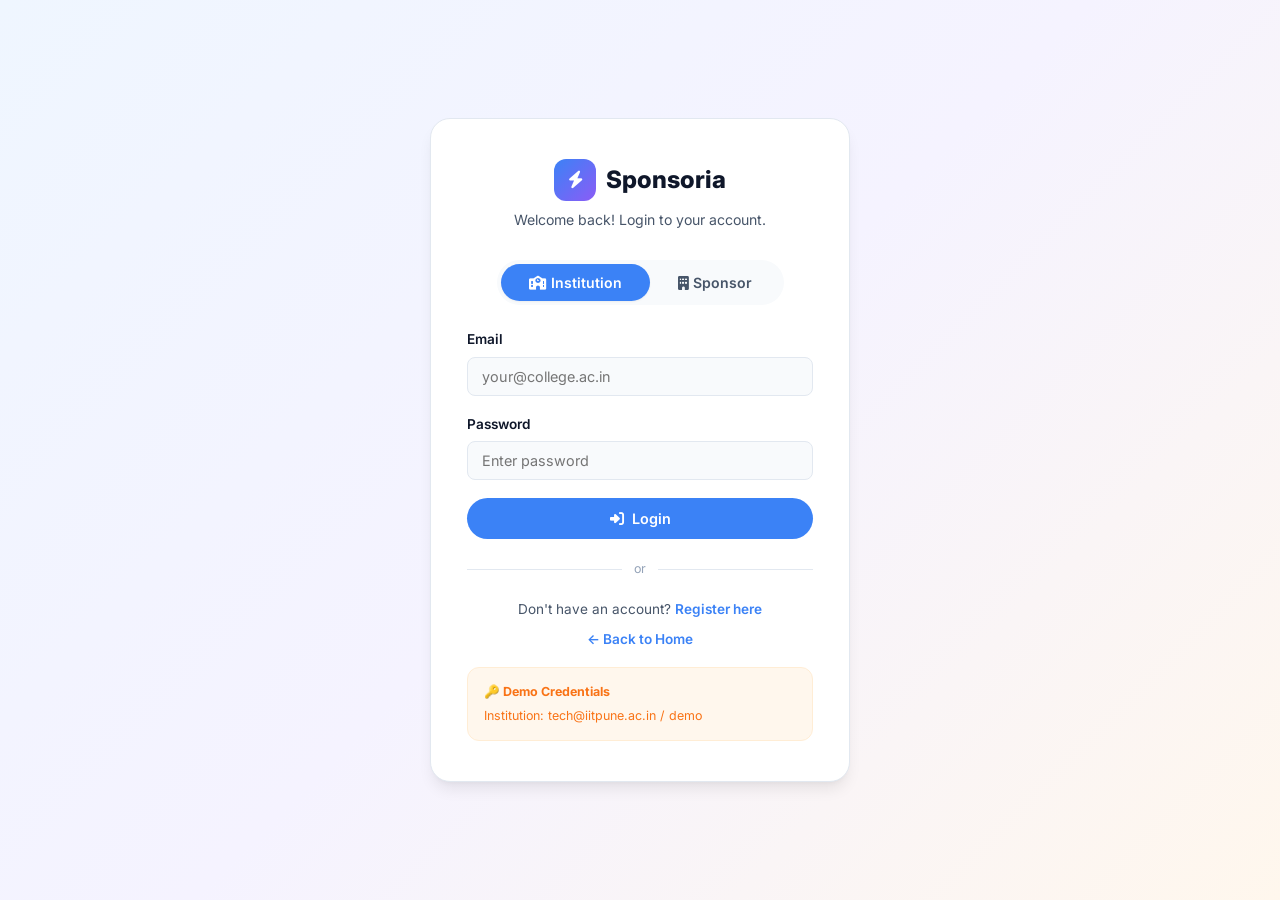
<file: institution/post-event-report.html>
<!DOCTYPE html>
<html lang="en">

<head>
    <meta charset="UTF-8">
    <meta name="viewport" content="width=device-width, initial-scale=1.0">
    <title>Post-Event Report — Sponsoria</title>
    <link rel="preconnect" href="https://fonts.googleapis.com">
    <link rel="preconnect" href="https://fonts.gstatic.com" crossorigin>
    <link href="https://fonts.googleapis.com/css2?family=Inter:wght@300;400;500;600;700;800;900&display=swap"
        rel="stylesheet">
    <link rel="stylesheet" href="https://cdnjs.cloudflare.com/ajax/libs/font-awesome/6.5.1/css/all.min.css">
    <link rel="stylesheet" href="/css/shared.css">
</head>

<body>
    <div class="app-layout">
        <div id="sidebarContainer"></div>
        <div class="main-content">
            <div id="topbarContainer"></div>
            <div class="page-content">
                <h1 class="page-title">Post-Event Report</h1>
                <p class="page-subtitle">Submit your post-event report with photos, attendance, and social reach proof.
                </p>
                <form id="reportForm">
                    <div class="form-card">
                        <h3><i class="fa-solid fa-calendar-check" style="color:var(--green);"></i> Select Event</h3>
                        <div class="form-group"><label>Event</label><select id="eventSelect" required>
                                <option value="">Choose an event...</option>
                            </select></div>
                    </div>
                    <div class="form-card">
                        <h3><i class="fa-solid fa-chart-bar" style="color:var(--primary);"></i> Event Metrics</h3>
                        <div class="form-row">
                            <div class="form-group"><label>Actual Attendance Count</label><input type="number"
                                    id="attendance" placeholder="e.g. 4500" required></div>
                            <div class="form-group"><label>Social Media Reach</label><input type="text" id="socialReach"
                                    placeholder="e.g. 50,000 impressions"></div>
                        </div>
                        <div class="form-group"><label>Press Coverage Links</label><input type="text" id="pressCoverage"
                                placeholder="Links to news articles, blog posts..."></div>
                    </div>
                    <div class="form-card">
                        <h3><i class="fa-solid fa-images" style="color:var(--purple);"></i> Event Photos</h3>
                        <div class="form-group"><label>Upload Photos</label><input type="file" id="photoUpload"
                                accept="image/*" multiple>
                            <p class="hint">Upload event photos to showcase to sponsors (max 5)</p>
                        </div>
                        <div id="photoPreview" style="display:flex;gap:8px;flex-wrap:wrap;margin-top:10px;"></div>
                    </div>
                    <div class="form-card">
                        <h3><i class="fa-solid fa-pen-fancy" style="color:var(--accent);"></i> Impact Summary</h3>
                        <div class="form-group"><label>Describe the event impact</label><textarea id="impactSummary"
                                placeholder="Describe the overall impact, sponsor visibility delivered, audience engagement, key highlights..."
                                required></textarea></div>
                    </div>
                    <div class="btn-group">
                        <button type="submit" class="btn-primary"><i class="fa-solid fa-paper-plane"></i> Submit
                            Report</button>
                        <a href="/institution/dashboard.html" class="btn-secondary"><i
                                class="fa-solid fa-arrow-left"></i> Back to Dashboard</a>
                    </div>
                </form>
            </div>
        </div>
    </div>
    <script src="/js/shared.js"></script>
    <script>
        if (!Session.require('institution')) throw '';
        const user = Session.get();
        document.getElementById('sidebarContainer').innerHTML = renderSidebar('report');
        document.getElementById('topbarContainer').innerHTML = renderTopbar();
        initSidebarEvents();
        const events = (AppState.get('events') || []).filter(e => e.institutionId === user.id);
        const sel = document.getElementById('eventSelect');
        events.forEach(e => { const opt = document.createElement('option'); opt.value = e.id; opt.textContent = `${e.eventName} (${formatDate(e.date)})`; sel.appendChild(opt); });
        document.getElementById('photoUpload').addEventListener('change', function () {
            const preview = document.getElementById('photoPreview');
            preview.innerHTML = '';
            Array.from(this.files).slice(0, 5).forEach(file => {
                const reader = new FileReader();
                reader.onload = (e) => { preview.innerHTML += `<div style="width:100px;height:80px;border-radius:8px;overflow:hidden;border:1px solid var(--border);"><img src="${e.target.result}" style="width:100%;height:100%;object-fit:cover;"></div>`; };
                reader.readAsDataURL(file);
            });
        });
        document.getElementById('reportForm').addEventListener('submit', (e) => {
            e.preventDefault();
            const eventId = document.getElementById('eventSelect').value;
            const event = events.find(ev => ev.id === eventId);
            const report = { id: genId(), eventId, eventName: event?.eventName || '', institutionId: user.id, attendance: parseInt(document.getElementById('attendance').value) || 0, socialReach: document.getElementById('socialReach').value.trim(), pressCoverage: document.getElementById('pressCoverage').value.trim(), impactSummary: document.getElementById('impactSummary').value.trim(), photos: [], submittedAt: new Date().toISOString().split('T')[0] };
            AppState.push('reports', report);
            // Notify sponsors who expressed interest
            const interests = (AppState.get('interests') || []).filter(i => i.eventId === eventId);
            interests.forEach(i => { Notifications.add(i.sponsorId, `Post-event report submitted for ${event?.eventName}! Check the ROI dashboard.`); });
            showToast('Report submitted successfully! Sponsors will be notified. 🎉');
            setTimeout(() => window.location.href = '/institution/dashboard.html', 800);
        });
    </script>
</body>

</html>
</file>
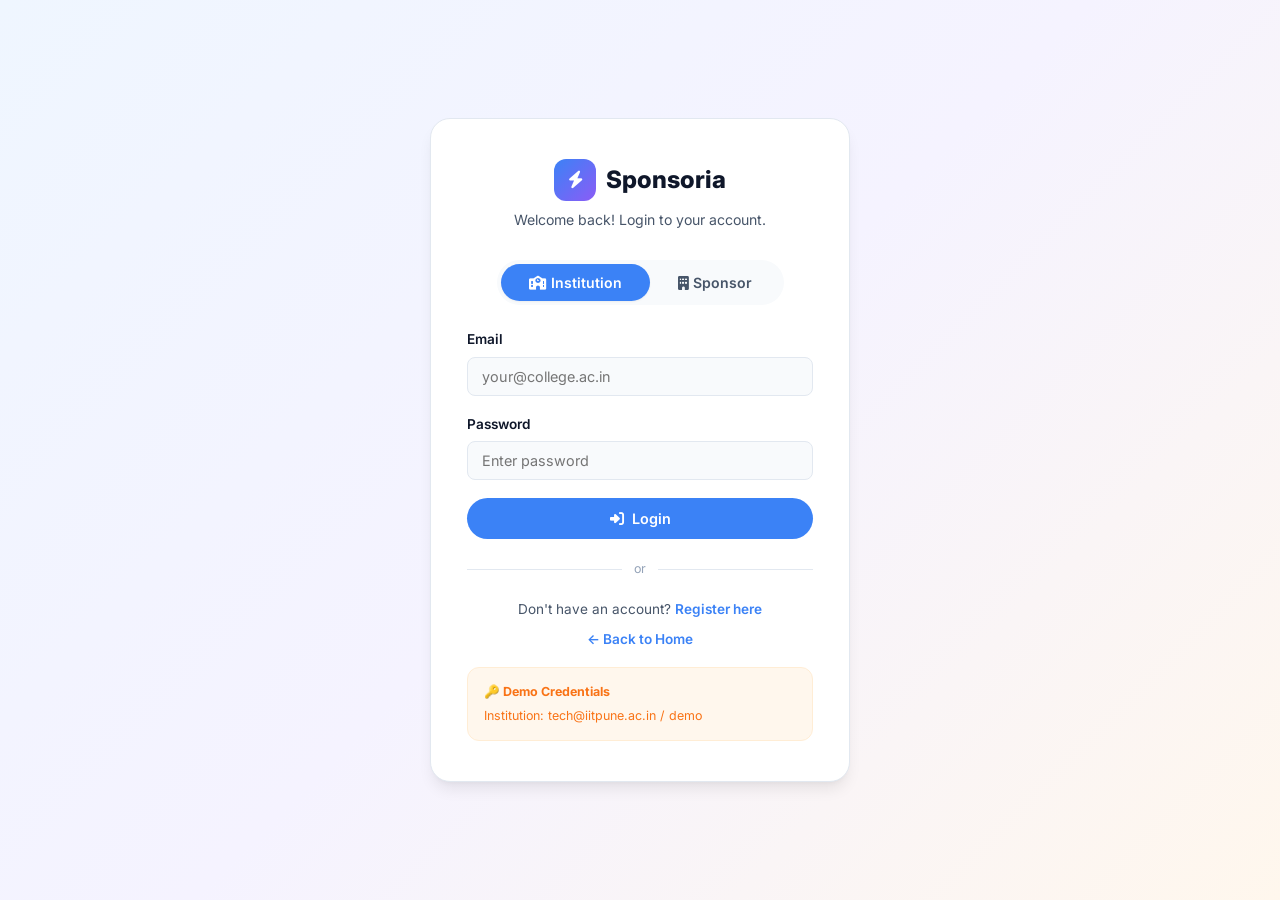
<file: institution/profile.html>
<!DOCTYPE html>
<html lang="en">

<head>
    <meta charset="UTF-8">
    <meta name="viewport" content="width=device-width, initial-scale=1.0">
    <title>Institution Profile — Sponsoria</title>
    <link rel="preconnect" href="https://fonts.googleapis.com">
    <link rel="preconnect" href="https://fonts.gstatic.com" crossorigin>
    <link href="https://fonts.googleapis.com/css2?family=Inter:wght@300;400;500;600;700;800;900&display=swap"
        rel="stylesheet">
    <link rel="stylesheet" href="https://cdnjs.cloudflare.com/ajax/libs/font-awesome/6.5.1/css/all.min.css">
    <link rel="stylesheet" href="/css/shared.css">
</head>

<body>
    <div class="app-layout">
        <div id="sidebarContainer"></div>
        <div class="main-content">
            <div id="topbarContainer"></div>
            <div class="page-content">
                <div class="profile-header" id="profileHeader"></div>
                <div id="profileBody"></div>
            </div>
        </div>
    </div>
    <script src="/js/shared.js"></script>
    <script>
        if (!Session.require('institution')) throw '';
        const user = Session.get();
        document.getElementById('sidebarContainer').innerHTML = renderSidebar('profile');
        document.getElementById('topbarContainer').innerHTML = renderTopbar();
        initSidebarEvents();
        document.getElementById('profileHeader').innerHTML = `
      <div class="profile-avatar">${user.collegeName?.charAt(0) || 'I'}</div>
      <div class="profile-info">
        <h2>${user.collegeName} ${user.verified ? '<span class="verified-badge"><i class="fa-solid fa-circle-check"></i> Verified</span>' : '<span class="badge badge-orange">Unverified</span>'}</h2>
        <div class="profile-meta">
          <span><i class="fa-solid fa-location-dot"></i> ${user.city}, ${user.state}</span>
          <span><i class="fa-solid fa-layer-group"></i> ${user.tier}</span>
          <span><i class="fa-solid fa-users"></i> ${(user.studentStrength || 0).toLocaleString()} students</span>
          <span><i class="fa-solid fa-user"></i> ${user.contactPerson}</span>
        </div>
        <div style="margin-top:14px;display:flex;gap:8px;">
          ${user.socialMedia?.instagram ? '<a href="#" style="color:var(--text-muted);font-size:1.1rem;"><i class="fa-brands fa-instagram"></i></a>' : ''}
          ${user.socialMedia?.linkedin ? '<a href="#" style="color:var(--text-muted);font-size:1.1rem;"><i class="fa-brands fa-linkedin-in"></i></a>' : ''}
          ${user.socialMedia?.twitter ? '<a href="#" style="color:var(--text-muted);font-size:1.1rem;"><i class="fa-brands fa-x-twitter"></i></a>' : ''}
        </div>
      </div>
    `;
        const events = (AppState.get('events') || []).filter(e => e.institutionId === user.id);
        document.getElementById('profileBody').innerHTML = `
      <div class="section"><div class="section-head">Edit Profile</div>
        <div class="form-card">
          <div class="form-row">
            <div class="form-group"><label>College Name</label><input id="editName" value="${user.collegeName || ''}"></div>
            <div class="form-group"><label>City</label><input id="editCity" value="${user.city || ''}"></div>
          </div>
          <div class="form-row">
            <div class="form-group"><label>State</label><input id="editState" value="${user.state || ''}"></div>
            <div class="form-group"><label>Student Strength</label><input type="number" id="editStrength" value="${user.studentStrength || ''}"></div>
          </div>
          <div class="form-row">
            <div class="form-group"><label>Instagram URL</label><input id="editInsta" value="${user.socialMedia?.instagram || ''}" placeholder="https://instagram.com/..."></div>
            <div class="form-group"><label>LinkedIn URL</label><input id="editLinkedin" value="${user.socialMedia?.linkedin || ''}" placeholder="https://linkedin.com/..."></div>
          </div>
          <button class="btn-primary" id="saveProfile"><i class="fa-solid fa-save"></i> Save Changes</button>
        </div>
      </div>
      <div class="section"><div class="section-head">Past Event Gallery</div>
        ${events.length > 0 ? '<div class="gallery-grid">' + events.map(e => `<div class="gallery-item" title="${e.eventName}">🎪</div>`).join('') + '</div>' : '<div class="empty-state"><i class="fa-solid fa-images"></i><p>No past events yet. Create your first event!</p></div>'}
      </div>
      ${!user.verified ? '<div class="section"><div class="section-head">Get Verified</div><div class="form-card"><p style="font-size:.88rem;color:var(--text-secondary);margin-bottom:14px;">Upload your institution registration document to get the <span class="verified-badge"><i class="fa-solid fa-circle-check"></i> Verified</span> badge.</p><div class="form-group"><label>Upload Document (PDF/Image)</label><input type="file" accept=".pdf,.jpg,.png"></div><button class="btn-secondary" onclick="showToast(\'Document submitted for review!\')"><i class="fa-solid fa-upload"></i> Submit for Verification</button></div></div>' : ''}
    `;
        document.getElementById('saveProfile').addEventListener('click', () => {
            const updated = { ...user, collegeName: document.getElementById('editName').value.trim(), city: document.getElementById('editCity').value.trim(), state: document.getElementById('editState').value.trim(), studentStrength: parseInt(document.getElementById('editStrength').value) || 0, socialMedia: { ...user.socialMedia, instagram: document.getElementById('editInsta').value.trim(), linkedin: document.getElementById('editLinkedin').value.trim() } };
            Session.login(updated);
            AppState.update('institutions', user.id, updated);
            showToast('Profile updated!');
            setTimeout(() => location.reload(), 500);
        });
        initReveal();
    </script>
</body>

</html>
</file>
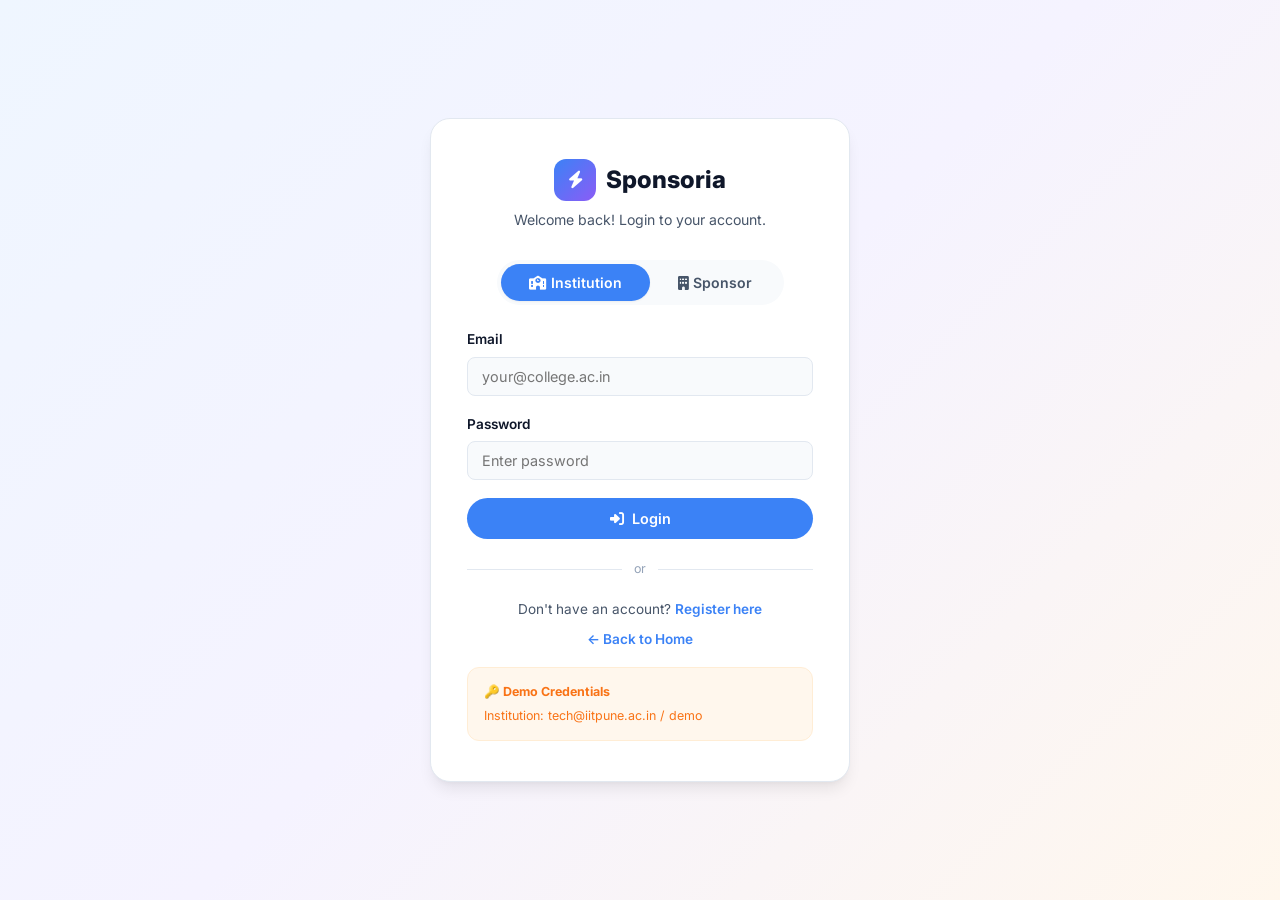
<file: sponsor/dashboard.html>
<!DOCTYPE html>
<html lang="en">

<head>
    <meta charset="UTF-8">
    <meta name="viewport" content="width=device-width, initial-scale=1.0">
    <title>Sponsor Dashboard — Sponsoria</title>
    <link rel="preconnect" href="https://fonts.googleapis.com">
    <link rel="preconnect" href="https://fonts.gstatic.com" crossorigin>
    <link href="https://fonts.googleapis.com/css2?family=Inter:wght@300;400;500;600;700;800;900&display=swap"
        rel="stylesheet">
    <link rel="stylesheet" href="https://cdnjs.cloudflare.com/ajax/libs/font-awesome/6.5.1/css/all.min.css">
    <link rel="stylesheet" href="/css/shared.css">
</head>

<body>
    <div class="app-layout">
        <div id="sidebarContainer"></div>
        <div class="main-content">
            <div id="topbarContainer"></div>
            <div class="page-content">
                <h1 class="page-title">Sponsor Dashboard</h1>
                <p class="page-subtitle" id="welcomeMsg">Welcome back!</p>
                <div class="stats-row" id="statsRow"></div>
                <div class="tabs">
                    <button class="tab-btn active" onclick="showTab('deals')">Deal Tracker</button>
                    <button class="tab-btn" onclick="showTab('saved')">Saved Events</button>
                    <button class="tab-btn" onclick="showTab('notifs')">Notifications</button>
                    <button class="tab-btn" onclick="showTab('roi')">ROI Reports</button>
                </div>
                <div id="tabDeals"></div>
                <div id="tabSaved" style="display:none;"></div>
                <div id="tabNotifs" style="display:none;"></div>
                <div id="tabRoi" style="display:none;"></div>
                <div class="btn-group" style="margin-top:24px;">
                    <a href="/sponsor/discover.html" class="btn-primary"><i class="fa-solid fa-compass"></i> Discover
                        Events</a>
                    <a href="/sponsor/messages.html" class="btn-secondary"><i class="fa-solid fa-message"></i>
                        Messages</a>
                </div>
            </div>
        </div>
    </div>
    <script src="/js/shared.js"></script>
    <script>
        if (!Session.require('sponsor')) throw '';
        const user = Session.get();
        document.getElementById('sidebarContainer').innerHTML = renderSidebar('dashboard');
        document.getElementById('topbarContainer').innerHTML = renderTopbar();
        initSidebarEvents();
        document.getElementById('welcomeMsg').textContent = `Welcome back, ${user.companyName}!`;
        const interests = (AppState.get('interests') || []).filter(i => i.sponsorId === user.id);
        const bookmarks = (AppState.get('bookmarks') || []).filter(b => b.sponsorId === user.id);
        const closedDeals = interests.filter(i => i.status === 'closed');
        document.getElementById('statsRow').innerHTML = `
      <div class="stat-card"><div class="stat-icon" style="background:#DBEAFE;color:#2563EB;"><i class="fa-solid fa-compass"></i></div><div class="stat-value">${(AppState.get('events') || []).length}</div><div class="stat-label">Events Discovered</div></div>
      <div class="stat-card"><div class="stat-icon" style="background:#FFF7ED;color:#F97316;"><i class="fa-solid fa-handshake"></i></div><div class="stat-value">${interests.length}</div><div class="stat-label">Interest Expressed</div></div>
      <div class="stat-card"><div class="stat-icon" style="background:#F0FDF4;color:#22C55E;"><i class="fa-solid fa-circle-check"></i></div><div class="stat-value">${closedDeals.length}</div><div class="stat-label">Deals Closed</div></div>
      <div class="stat-card"><div class="stat-icon" style="background:#F5F3FF;color:#8B5CF6;"><i class="fa-solid fa-bookmark"></i></div><div class="stat-value">${bookmarks.length}</div><div class="stat-label">Saved Events</div></div>
    `;
        // Deals tab
        const dealsEl = document.getElementById('tabDeals');
        if (interests.length === 0) { dealsEl.innerHTML = '<div class="empty-state"><i class="fa-solid fa-handshake"></i><p>No deals yet. Start discovering events!</p></div>'; }
        else {
            dealsEl.innerHTML = `<div class="form-card" style="padding:0;overflow:hidden;"><table class="data-table"><thead><tr><th>Event</th><th>Status</th><th>Date</th><th>Amount</th></tr></thead><tbody>${interests.map(i => `<tr><td><strong>${i.eventName}</strong></td><td><span class="badge ${i.status === 'closed' ? 'badge-green' : i.status === 'in-talks' ? 'badge-blue' : 'badge-orange'}">${i.status}</span></td><td>${formatDate(i.expressedAt)}</td><td>${i.dealAmount || '—'}</td></tr>`).join('')}</tbody></table></div>`;
        }
        // Saved tab
        const savedEl = document.getElementById('tabSaved');
        const events = AppState.get('events') || [];
        const savedEvents = bookmarks.map(b => events.find(e => e.id === b.eventId)).filter(Boolean);
        if (savedEvents.length === 0) { savedEl.innerHTML = '<div class="empty-state"><i class="fa-solid fa-bookmark"></i><p>No saved events. Browse and save events you like!</p></div>'; }
        else {
            savedEl.innerHTML = '<div class="card-grid">' + savedEvents.map(e => `<div class="event-card"><div class="event-card-header"><div><div class="event-card-title">${e.eventName}</div><div class="event-card-org">${e.type} · ${e.city}</div></div></div><div class="event-card-meta"><span class="event-meta-tag"><i class="fa-regular fa-calendar"></i> ${formatDate(e.date)}</span><span class="event-meta-tag"><i class="fa-solid fa-users"></i> ${(e.footfall || 0).toLocaleString()}</span></div><div class="event-card-footer"><span class="event-card-budget">${e.budgetRange || ''}</span><a href="/sponsor/discover.html" class="btn-primary" style="padding:6px 14px;font-size:.8rem;">View</a></div></div>`).join('') + '</div>';
        }
        // Notifications tab
        const notifs = Notifications.getForUser(user.id);
        const notifsEl = document.getElementById('tabNotifs');
        if (notifs.length === 0) { notifsEl.innerHTML = '<div class="empty-state"><i class="fa-solid fa-bell-slash"></i><p>No notifications yet</p></div>'; }
        else { notifsEl.innerHTML = '<div class="notif-list">' + notifs.map(n => `<div class="notif-item ${n.read ? '' : 'unread'}"><div class="notif-icon" style="background:${n.type === 'success' ? 'var(--green-light)' : 'var(--primary-light)'};color:${n.type === 'success' ? 'var(--green)' : 'var(--primary)'};"><i class="fa-solid ${n.type === 'success' ? 'fa-circle-check' : 'fa-bell'}"></i></div><div class="notif-text">${n.message}</div><div class="notif-time">${timeAgo(n.time)}</div></div>`).join('') + '</div>'; }
        // ROI tab
        const reports = (AppState.get('reports') || []);
        const myEventIds = interests.map(i => i.eventId);
        const myReports = reports.filter(r => myEventIds.includes(r.eventId));
        const roiEl = document.getElementById('tabRoi');
        if (myReports.length === 0) { roiEl.innerHTML = '<div class="empty-state"><i class="fa-solid fa-chart-line"></i><p>No post-event reports available yet</p></div>'; }
        else { roiEl.innerHTML = myReports.map(r => `<div class="form-card"><h3 style="margin-bottom:12px;">${r.eventName}</h3><div class="stats-row" style="margin-bottom:14px;"><div class="stat-card"><div class="stat-value">${(r.attendance || 0).toLocaleString()}</div><div class="stat-label">Attendance</div></div><div class="stat-card"><div class="stat-value">${r.socialReach || '—'}</div><div class="stat-label">Social Reach</div></div></div><p style="font-size:.88rem;color:var(--text-secondary);">${r.impactSummary || ''}</p>${r.pressCoverage ? `<p style="font-size:.82rem;margin-top:8px;"><strong>Press:</strong> ${r.pressCoverage}</p>` : ''}</div>`).join(''); }
        window.showTab = function (tab) {
            ['deals', 'saved', 'notifs', 'roi'].forEach(t => {
                document.getElementById('tab' + t.charAt(0).toUpperCase() + t.slice(1)).style.display = t === tab ? '' : 'none';
            });
            document.querySelectorAll('.tab-btn').forEach((b, i) => b.classList.toggle('active', ['deals', 'saved', 'notifs', 'roi'][i] === tab));
        };
    </script>
</body>

</html>
</file>
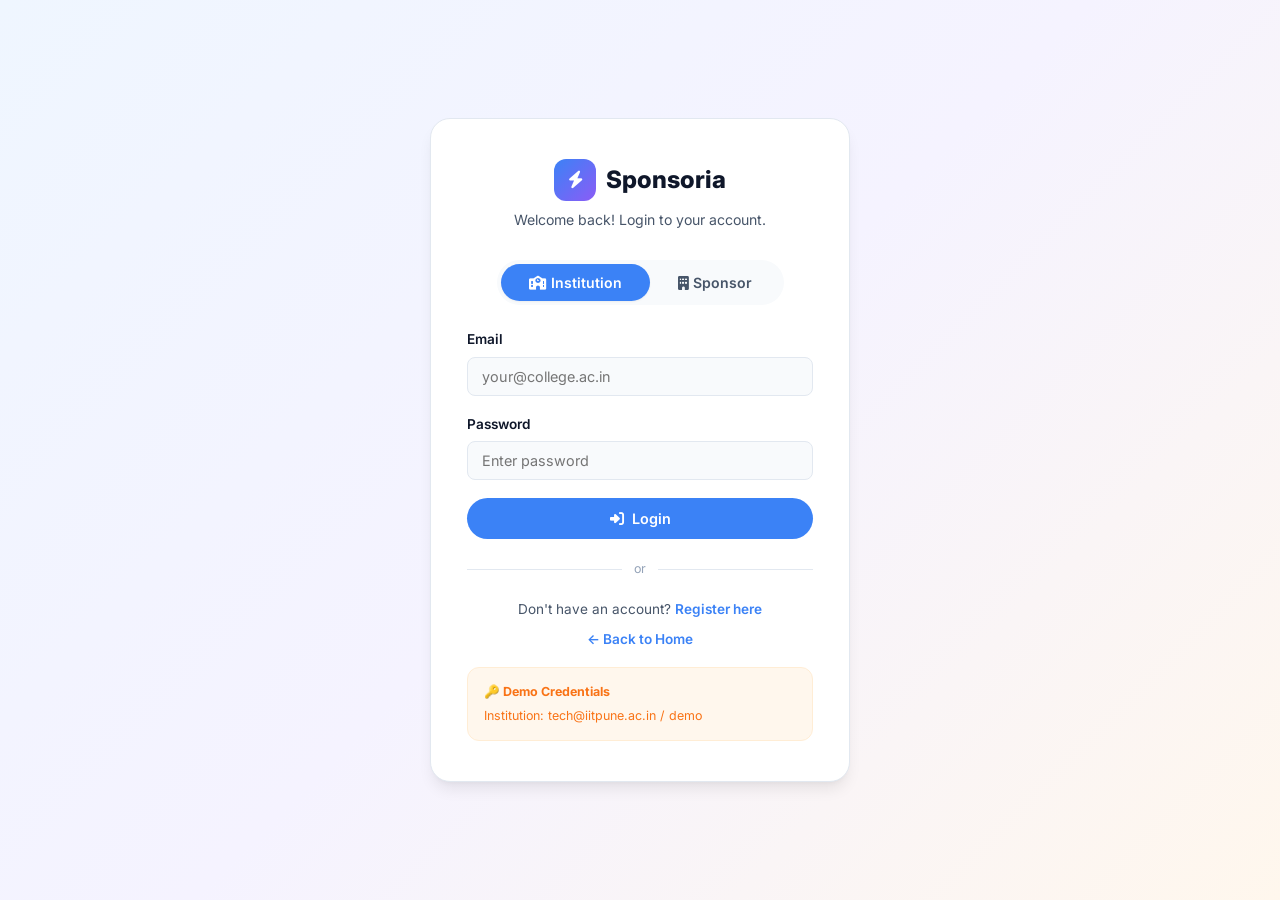
<file: sponsor/discover.html>
<!DOCTYPE html>
<html lang="en">

<head>
    <meta charset="UTF-8">
    <meta name="viewport" content="width=device-width, initial-scale=1.0">
    <title>Discover Events — Sponsoria</title>
    <link rel="preconnect" href="https://fonts.googleapis.com">
    <link rel="preconnect" href="https://fonts.gstatic.com" crossorigin>
    <link href="https://fonts.googleapis.com/css2?family=Inter:wght@300;400;500;600;700;800;900&display=swap"
        rel="stylesheet">
    <link rel="stylesheet" href="https://cdnjs.cloudflare.com/ajax/libs/font-awesome/6.5.1/css/all.min.css">
    <link rel="stylesheet" href="/css/shared.css">
</head>

<body>
    <div class="app-layout">
        <div id="sidebarContainer"></div>
        <div class="main-content">
            <div id="topbarContainer"></div>
            <div class="page-content">
                <h1 class="page-title">Discover Events</h1>
                <p class="page-subtitle">Find the perfect campus events to sponsor, filtered by your preferences.</p>
                <div class="discover-layout">
                    <div class="filter-panel">
                        <h3><i class="fa-solid fa-filter"></i> Filters</h3>
                        <div class="filter-section"><label>City</label><select id="filterCity">
                                <option value="">All Cities</option>
                                <option>Pune</option>
                                <option>Chennai</option>
                                <option>Delhi</option>
                                <option>Mumbai</option>
                                <option>Hyderabad</option>
                                <option>Bangalore</option>
                                <option>Kolkata</option>
                            </select></div>
                        <div class="filter-section"><label>Event Type</label><select id="filterType">
                                <option value="">All Types</option>
                                <option>Tech Fest</option>
                                <option>Cultural Fest</option>
                                <option>DJ Night</option>
                                <option>Hackathon</option>
                                <option>Sports</option>
                                <option>Workshop</option>
                            </select></div>
                        <div class="filter-section"><label>College Tier</label><select id="filterTier">
                                <option value="">All Tiers</option>
                                <option>Tier 1</option>
                                <option>Tier 2</option>
                                <option>Tier 3</option>
                            </select></div>
                        <div class="filter-section"><label>Min Footfall</label><input type="number" id="filterFootfall"
                                placeholder="e.g. 1000"></div>
                        <button class="btn-primary" style="width:100%;justify-content:center;"
                            onclick="applyFilters()"><i class="fa-solid fa-search"></i> Apply Filters</button>
                        <button class="btn-secondary" style="width:100%;justify-content:center;margin-top:8px;"
                            onclick="clearFilters()"><i class="fa-solid fa-rotate"></i> Clear</button>
                    </div>
                    <div>
                        <div id="resultsCount" style="font-size:.88rem;color:var(--text-secondary);margin-bottom:14px;">
                        </div>
                        <div class="card-grid" id="eventsGrid"></div>
                    </div>
                </div>
            </div>
        </div>
    </div>
    <script src="/js/shared.js"></script>
    <script>
        if (!Session.require('sponsor')) throw '';
        const user = Session.get();
        document.getElementById('sidebarContainer').innerHTML = renderSidebar('discover');
        document.getElementById('topbarContainer').innerHTML = renderTopbar('Search events by name, college, or type...');
        initSidebarEvents();
        const allEvents = (AppState.get('events') || []).filter(e => e.status === 'published');
        const bookmarks = AppState.get('bookmarks') || [];
        const institutions = AppState.get('institutions') || [];
        function isBookmarked(eventId) { return bookmarks.some(b => b.sponsorId === user.id && b.eventId === eventId); }
        function getInst(instId) { return institutions.find(i => i.id === instId) || {}; }
        function renderEvents(events) {
            document.getElementById('resultsCount').textContent = `Showing ${events.length} event${events.length !== 1 ? 's' : ''}`;
            const grid = document.getElementById('eventsGrid');
            if (events.length === 0) { grid.innerHTML = '<div class="empty-state" style="grid-column:1/-1;"><i class="fa-solid fa-search"></i><p>No events match your filters</p></div>'; return; }
            grid.innerHTML = events.map(e => {
                const inst = getInst(e.institutionId);
                const saved = isBookmarked(e.id);
                return `
        <div class="event-card">
          <div class="event-card-header">
            <div><div class="event-card-title">${e.eventName}</div><div class="event-card-org">${inst.collegeName || 'Institution'} · ${e.type}</div></div>
            <span class="badge badge-green">${e.status}</span>
          </div>
          <div class="event-card-meta">
            <span class="event-meta-tag"><i class="fa-regular fa-calendar"></i> ${formatDate(e.date)}</span>
            <span class="event-meta-tag"><i class="fa-solid fa-users"></i> ${(e.footfall || 0).toLocaleString()} footfall</span>
            <span class="event-meta-tag"><i class="fa-solid fa-location-dot"></i> ${e.city}</span>
            <span class="event-meta-tag"><i class="fa-solid fa-layer-group"></i> ${e.collegeTier || inst.tier || ''}</span>
          </div>
          ${e.tiers?.length ? '<div class="event-card-tiers">' + e.tiers.map(t => `<span class="tier-tag">${t.name}: ${t.price}</span>`).join('') + '</div>' : ''}
          <div class="event-card-footer">
            <span class="event-card-budget">${e.budgetRange || ''}</span>
            <div class="event-card-actions">
              <button class="btn-secondary" style="padding:8px 14px;font-size:.8rem;" onclick="toggleSave('${e.id}','${e.eventName}')"><i class="fa-${saved ? 'solid' : 'regular'} fa-bookmark"></i> ${saved ? 'Saved' : 'Save'}</button>
              <button class="btn-primary" style="padding:8px 14px;font-size:.8rem;" onclick="expressInterest('${e.id}','${e.eventName}')"><i class="fa-solid fa-handshake"></i> Express Interest</button>
            </div>
          </div>
        </div>`;
            }).join('');
        }
        window.toggleSave = function (eventId, eventName) {
            let bm = AppState.get('bookmarks') || [];
            const existing = bm.findIndex(b => b.sponsorId === user.id && b.eventId === eventId);
            if (existing > -1) { bm.splice(existing, 1); showToast('Removed from saved'); }
            else { bm.push({ id: genId(), sponsorId: user.id, eventId, savedAt: new Date().toISOString().split('T')[0] }); showToast('Event saved! 🔖'); }
            AppState.set('bookmarks', bm);
            applyFilters();
        };
        window.expressInterest = function (eventId, eventName) {
            const existing = (AppState.get('interests') || []).find(i => i.sponsorId === user.id && i.eventId === eventId);
            if (existing) { showToast('You already expressed interest in this event', 'info'); return; }
            AppState.push('interests', { id: genId(), sponsorId: user.id, eventId, sponsorName: user.companyName, eventName, status: 'expressed', expressedAt: new Date().toISOString().split('T')[0] });
            // Increment interest count
            const evts = AppState.get('events') || [];
            const evt = evts.find(e => e.id === eventId);
            if (evt) { evt.interests = (evt.interests || 0) + 1; AppState.set('events', evts); }
            // Notify institution
            if (evt) Notifications.add(evt.institutionId, `${user.companyName} expressed interest in ${eventName}!`, 'success');
            showToast('Interest expressed! The institution has been notified. 🎉');
            applyFilters();
        };
        window.applyFilters = function () {
            let filtered = [...allEvents];
            const city = document.getElementById('filterCity').value;
            const type = document.getElementById('filterType').value;
            const tier = document.getElementById('filterTier').value;
            const footfall = parseInt(document.getElementById('filterFootfall').value) || 0;
            if (city) filtered = filtered.filter(e => e.city === city);
            if (type) filtered = filtered.filter(e => e.type === type);
            if (tier) filtered = filtered.filter(e => (e.collegeTier || '').includes(tier));
            if (footfall) filtered = filtered.filter(e => (e.footfall || 0) >= footfall);
            renderEvents(filtered);
        };
        window.clearFilters = function () {
            document.getElementById('filterCity').value = '';
            document.getElementById('filterType').value = '';
            document.getElementById('filterTier').value = '';
            document.getElementById('filterFootfall').value = '';
            renderEvents(allEvents);
        };
        renderEvents(allEvents);
    </script>
</body>

</html>
</file>
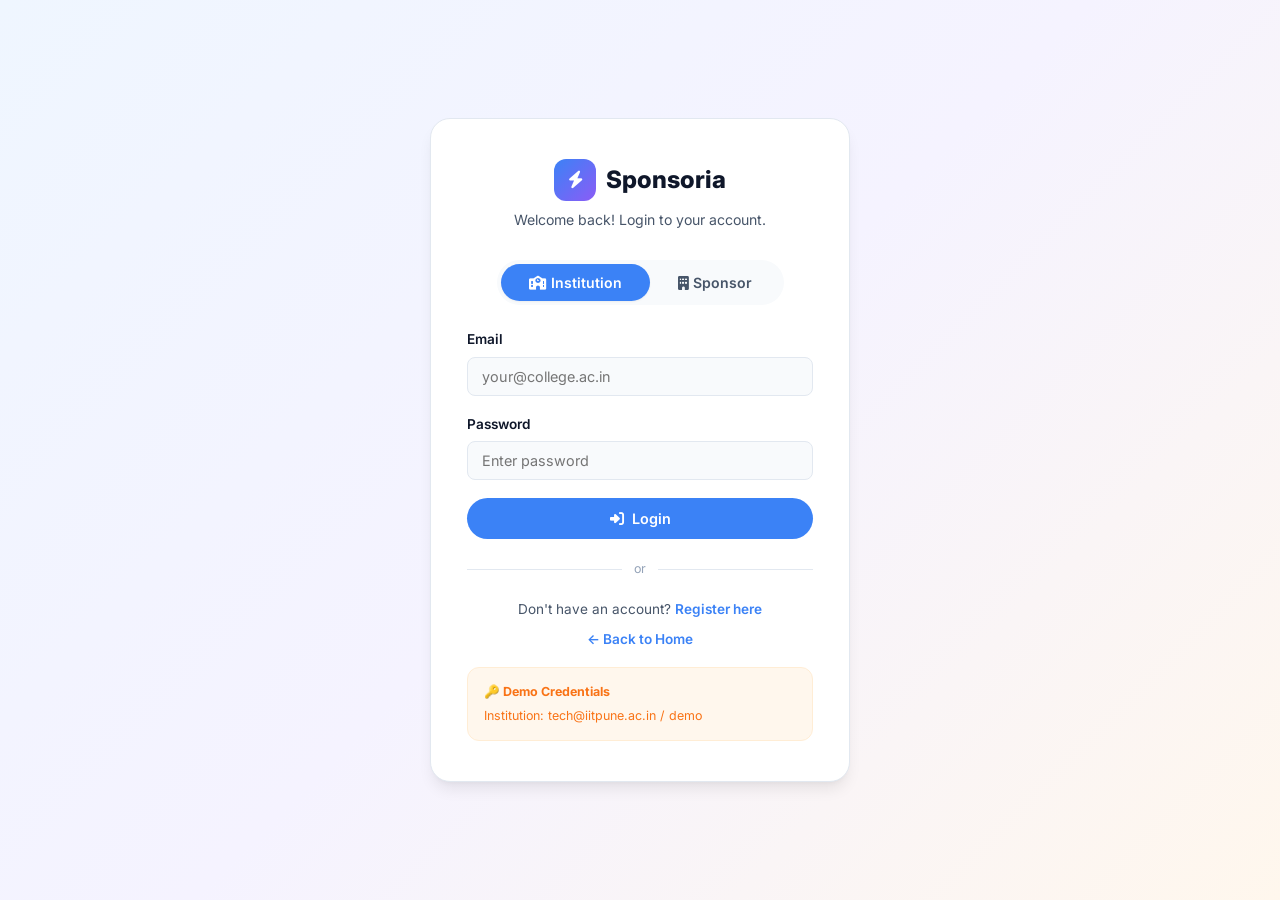
<file: sponsor/messages.html>
<!DOCTYPE html>
<html lang="en">

<head>
    <meta charset="UTF-8">
    <meta name="viewport" content="width=device-width, initial-scale=1.0">
    <title>Messages — Sponsoria</title>
    <link rel="preconnect" href="https://fonts.googleapis.com">
    <link rel="preconnect" href="https://fonts.gstatic.com" crossorigin>
    <link href="https://fonts.googleapis.com/css2?family=Inter:wght@300;400;500;600;700;800;900&display=swap"
        rel="stylesheet">
    <link rel="stylesheet" href="https://cdnjs.cloudflare.com/ajax/libs/font-awesome/6.5.1/css/all.min.css">
    <link rel="stylesheet" href="/css/shared.css">
</head>

<body>
    <div class="app-layout">
        <div id="sidebarContainer"></div>
        <div class="main-content">
            <div id="topbarContainer"></div>
            <div class="page-content">
                <h1 class="page-title" style="margin-bottom:16px;">Messages</h1>
                <div class="msg-layout">
                    <div class="msg-sidebar">
                        <div class="msg-sidebar-header">Conversations</div>
                        <div id="threadList"></div>
                    </div>
                    <div class="msg-chat" id="chatPanel">
                        <div class="msg-chat-header" id="chatHeader"><i class="fa-solid fa-message"
                                style="color:var(--text-muted);"></i> Select a conversation</div>
                        <div class="msg-chat-body" id="chatBody">
                            <div class="empty-state"><i class="fa-solid fa-comments"></i>
                                <p>Choose a conversation to start messaging</p>
                            </div>
                        </div>
                        <div class="msg-input-area" id="inputArea" style="display:none;">
                            <input type="text" id="msgInput" placeholder="Type a message...">
                            <button id="sendBtn"><i class="fa-solid fa-paper-plane"></i> Send</button>
                        </div>
                    </div>
                </div>
            </div>
        </div>
    </div>
    <script src="/js/shared.js"></script>
    <script>
        if (!Session.isLoggedIn()) { window.location.href = '/auth/login.html'; throw ''; }
        const user = Session.get();
        const isInst = user.role === 'institution';
        document.getElementById('sidebarContainer').innerHTML = renderSidebar('messages');
        document.getElementById('topbarContainer').innerHTML = renderTopbar();
        initSidebarEvents();
        let activeThread = null;
        function getThreads() {
            const msgs = AppState.get('messages') || [];
            const threads = {};
            msgs.forEach(m => {
                const otherId = m.fromId === user.id ? m.toId : (m.toId === user.id ? m.fromId : null);
                if (!otherId) return;
                const otherName = m.fromId === user.id ? m.toName : m.fromName;
                if (!threads[otherId]) threads[otherId] = { id: otherId, name: otherName, lastMessage: m.text, lastTime: m.time, messages: [] };
                threads[otherId].messages.push(m);
                if (m.time > threads[otherId].lastTime) { threads[otherId].lastMessage = m.text; threads[otherId].lastTime = m.time; }
            });
            return Object.values(threads).sort((a, b) => new Date(b.lastTime) - new Date(a.lastTime));
        }
        function renderThreads() {
            const threads = getThreads();
            const el = document.getElementById('threadList');
            if (threads.length === 0) { el.innerHTML = '<div style="padding:20px;text-align:center;color:var(--text-muted);font-size:.85rem;">No conversations yet</div>'; return; }
            el.innerHTML = threads.map(t => `
        <div class="msg-thread-item ${activeThread === t.id ? 'active' : ''}" onclick="openThread('${t.id}','${t.name.replace(/'/g, "\\'")}')">
          <div class="msg-thread-avatar">${t.name.charAt(0)}</div>
          <div class="msg-thread-info"><div class="msg-thread-name">${t.name}</div><div class="msg-thread-preview">${t.lastMessage}</div></div>
        </div>`).join('');
        }
        window.openThread = function (otherId, otherName) {
            activeThread = otherId;
            renderThreads();
            const msgs = (AppState.get('messages') || []).filter(m => (m.fromId === user.id && m.toId === otherId) || (m.fromId === otherId && m.toId === user.id)).sort((a, b) => new Date(a.time) - new Date(b.time));
            document.getElementById('chatHeader').innerHTML = `<div class="msg-thread-avatar" style="width:32px;height:32px;font-size:.75rem;">${otherName.charAt(0)}</div> ${otherName}`;
            const body = document.getElementById('chatBody');
            body.innerHTML = msgs.map(m => `<div class="msg-bubble ${m.fromId === user.id ? 'sent' : 'received'}"><div>${m.text}</div><div class="bubble-time">${new Date(m.time).toLocaleTimeString('en-IN', { hour: '2-digit', minute: '2-digit' })}</div></div>`).join('');
            body.scrollTop = body.scrollHeight;
            document.getElementById('inputArea').style.display = '';
            document.getElementById('msgInput').focus();
        };
        document.getElementById('sendBtn').addEventListener('click', sendMessage);
        document.getElementById('msgInput').addEventListener('keydown', e => { if (e.key === 'Enter') sendMessage(); });
        function sendMessage() {
            const input = document.getElementById('msgInput');
            const text = input.value.trim();
            if (!text || !activeThread) return;
            const threads = getThreads();
            const thread = threads.find(t => t.id === activeThread);
            const otherName = thread?.name || 'User';
            const myName = isInst ? user.collegeName : user.companyName;
            const msg = { id: genId(), fromId: user.id, toId: activeThread, fromName: myName, toName: otherName, text, time: new Date().toISOString(), read: false };
            AppState.push('messages', msg);
            input.value = '';
            openThread(activeThread, otherName);
            renderThreads();
        }
        renderThreads();
        // Auto-open first thread if exists
        const threads = getThreads();
        if (threads.length > 0) openThread(threads[0].id, threads[0].name);
    </script>
</body>

</html>
</file>
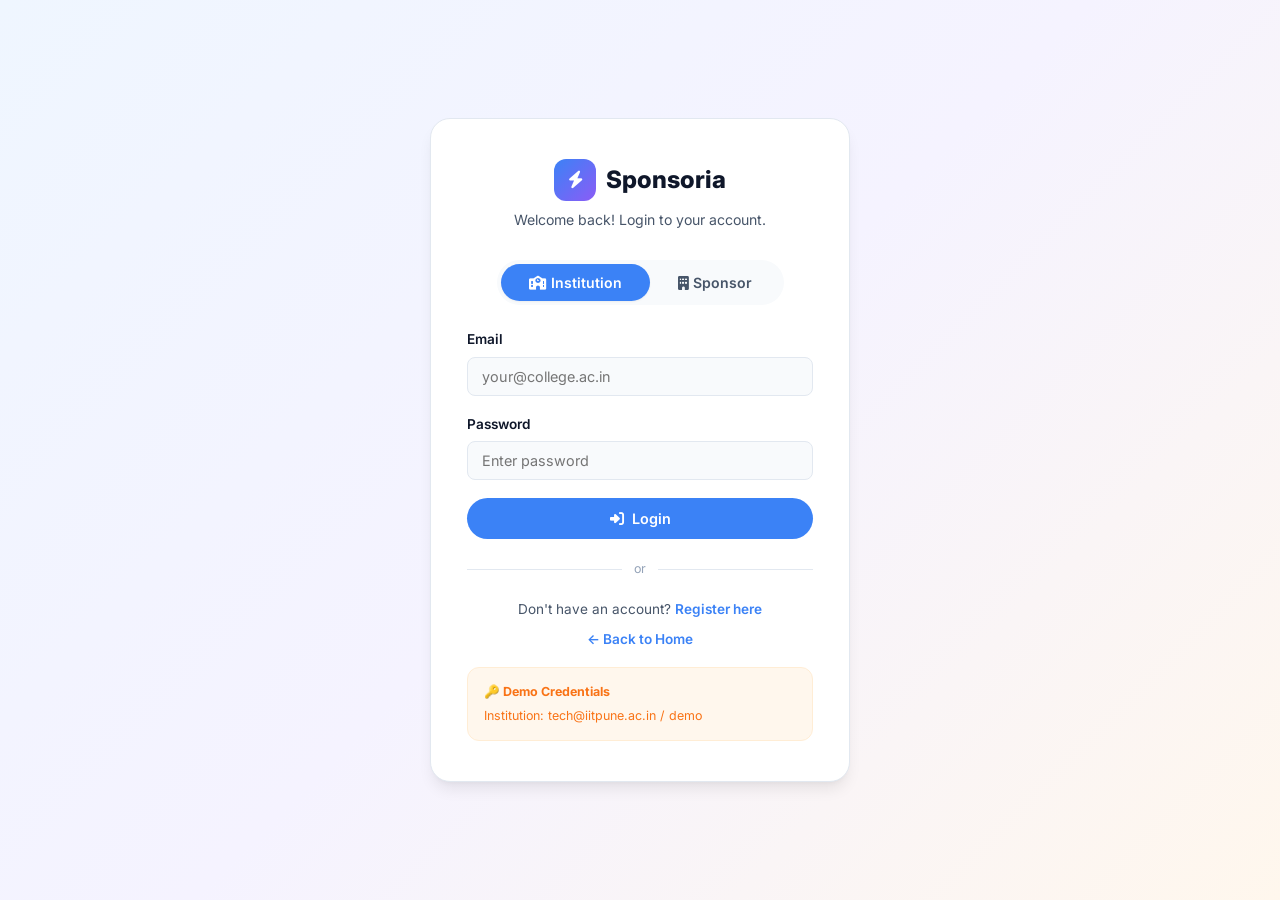
<file: sponsor/profile.html>
<!DOCTYPE html>
<html lang="en">

<head>
    <meta charset="UTF-8">
    <meta name="viewport" content="width=device-width, initial-scale=1.0">
    <title>Sponsor Profile — Sponsoria</title>
    <link rel="preconnect" href="https://fonts.googleapis.com">
    <link rel="preconnect" href="https://fonts.gstatic.com" crossorigin>
    <link href="https://fonts.googleapis.com/css2?family=Inter:wght@300;400;500;600;700;800;900&display=swap"
        rel="stylesheet">
    <link rel="stylesheet" href="https://cdnjs.cloudflare.com/ajax/libs/font-awesome/6.5.1/css/all.min.css">
    <link rel="stylesheet" href="/css/shared.css">
</head>

<body>
    <div class="app-layout">
        <div id="sidebarContainer"></div>
        <div class="main-content">
            <div id="topbarContainer"></div>
            <div class="page-content">
                <div class="profile-header" id="profileHeader"></div>
                <div id="profileBody"></div>
            </div>
        </div>
    </div>
    <script src="/js/shared.js"></script>
    <script>
        if (!Session.require('sponsor')) throw '';
        const user = Session.get();
        document.getElementById('sidebarContainer').innerHTML = renderSidebar('profile');
        document.getElementById('topbarContainer').innerHTML = renderTopbar();
        initSidebarEvents();
        document.getElementById('profileHeader').innerHTML = `
      <div class="profile-avatar">${user.companyName?.charAt(0) || 'S'}</div>
      <div class="profile-info">
        <h2>${user.companyName}</h2>
        <div class="profile-meta">
          <span><i class="fa-solid fa-industry"></i> ${user.industry}</span>
          <span><i class="fa-solid fa-indian-rupee-sign"></i> ${user.budgetRange}</span>
          <span><i class="fa-solid fa-user"></i> ${user.contactPerson}</span>
        </div>
      </div>`;
        const interests = (AppState.get('interests') || []).filter(i => i.sponsorId === user.id);
        document.getElementById('profileBody').innerHTML = `
      <div class="section"><div class="section-head">Edit Profile</div>
        <div class="form-card">
          <div class="form-row">
            <div class="form-group"><label>Company Name</label><input id="editName" value="${user.companyName || ''}"></div>
            <div class="form-group"><label>Industry</label><select id="editIndustry"><option ${user.industry === 'Technology' ? 'selected' : ''}>Technology</option><option ${user.industry === 'FMCG / Beverages' ? 'selected' : ''}>FMCG / Beverages</option><option ${user.industry === 'FMCG / Food' ? 'selected' : ''}>FMCG / Food</option><option ${user.industry === 'Finance / Banking' ? 'selected' : ''}>Finance / Banking</option><option ${user.industry === 'EdTech' ? 'selected' : ''}>EdTech</option><option ${user.industry === 'E-commerce' ? 'selected' : ''}>E-commerce</option><option ${user.industry === 'Automobile' ? 'selected' : ''}>Automobile</option><option ${user.industry === 'Fashion / Lifestyle' ? 'selected' : ''}>Fashion / Lifestyle</option><option ${user.industry === 'Other' ? 'selected' : ''}>Other</option></select></div>
          </div>
          <div class="form-row">
            <div class="form-group"><label>Budget Range</label><select id="editBudget"><option ${user.budgetRange === '₹50K – ₹2L' ? 'selected' : ''}>₹50K – ₹2L</option><option ${user.budgetRange === '₹2L – ₹5L' ? 'selected' : ''}>₹2L – ₹5L</option><option ${user.budgetRange === '₹5L – ₹10L' ? 'selected' : ''}>₹5L – ₹10L</option><option ${user.budgetRange === '₹10L – ₹20L' ? 'selected' : ''}>₹10L – ₹20L</option><option ${user.budgetRange === '₹20L+' ? 'selected' : ''}>₹20L+</option></select></div>
            <div class="form-group"><label>Contact Person</label><input id="editContact" value="${user.contactPerson || ''}"></div>
          </div>
          <button class="btn-primary" id="saveProfile"><i class="fa-solid fa-save"></i> Save Changes</button>
        </div>
      </div>
      <div class="section"><div class="section-head">Past Events Sponsored</div>
        ${(user.pastSponsored || []).length > 0 ? '<div style="display:flex;flex-direction:column;gap:8px;">' + user.pastSponsored.map(p => `<div class="card" style="cursor:default;"><div style="display:flex;align-items:center;gap:10px;"><div style="width:36px;height:36px;border-radius:50%;background:var(--green-light);color:var(--green);display:flex;align-items:center;justify-content:center;"><i class="fa-solid fa-check"></i></div><span style="font-weight:600;">${p}</span></div></div>`).join('') + '</div>' : '<div class="empty-state"><i class="fa-solid fa-handshake"></i><p>No past sponsorships yet</p></div>'}
      </div>
      <div class="section"><div class="section-head">Target Industries</div>
        <div style="display:flex;gap:8px;flex-wrap:wrap;">
          ${(user.targetIndustries || []).map(t => `<span class="badge badge-purple">${t}</span>`).join('') || '<span class="badge badge-orange">No preferences set</span>'}
        </div>
      </div>`;
        document.getElementById('saveProfile').addEventListener('click', () => {
            const updated = { ...user, companyName: document.getElementById('editName').value.trim(), industry: document.getElementById('editIndustry').value, budgetRange: document.getElementById('editBudget').value, contactPerson: document.getElementById('editContact').value.trim() };
            Session.login(updated);
            AppState.update('sponsors', user.id, updated);
            showToast('Profile updated!');
            setTimeout(() => location.reload(), 500);
        });
    </script>
</body>

</html>
</file>
<file: css/shared.css>
/* ===== SPONSORIA SHARED CSS ===== */
:root {
  --primary: #3B82F6; --primary-dark: #2563EB; --primary-light: #EFF6FF; --primary-50: #DBEAFE;
  --accent: #F97316; --accent-light: #FFF7ED;
  --green: #22C55E; --green-light: #F0FDF4;
  --red: #EF4444; --purple: #8B5CF6; --purple-light: #F5F3FF;
  --yellow: #EAB308;
  --bg-page: #F8FAFC; --bg-white: #FFFFFF; --bg-sidebar: #FFFFFF;
  --border: #E2E8F0; --border-light: #F1F5F9;
  --text-primary: #0F172A; --text-secondary: #475569; --text-muted: #94A3B8; --text-link: #3B82F6;
  --shadow-sm: 0 1px 2px rgba(0,0,0,0.05); --shadow-md: 0 4px 6px -1px rgba(0,0,0,0.07), 0 2px 4px -2px rgba(0,0,0,0.05);
  --shadow-lg: 0 10px 15px -3px rgba(0,0,0,0.08), 0 4px 6px -4px rgba(0,0,0,0.05); --shadow-card: 0 1px 3px rgba(0,0,0,0.06), 0 1px 2px rgba(0,0,0,0.04);
  --radius-sm: 8px; --radius-md: 12px; --radius-lg: 16px; --radius-xl: 20px; --radius-full: 9999px;
  --sidebar-width: 240px; --sidebar-collapsed: 72px; --topbar-height: 64px;
  --font: 'Inter', -apple-system, BlinkMacSystemFont, 'Segoe UI', sans-serif;
}
*, *::before, *::after { margin: 0; padding: 0; box-sizing: border-box; }
html { scroll-behavior: smooth; -webkit-font-smoothing: antialiased; }
body { font-family: var(--font); background: var(--bg-page); color: var(--text-primary); line-height: 1.6; overflow-x: hidden; }
a { text-decoration: none; color: inherit; } ul { list-style: none; }
button { font-family: var(--font); cursor: pointer; border: none; background: none; }
img { max-width: 100%; display: block; } input, select, textarea { font-family: var(--font); }
.app-layout { display: flex; min-height: 100vh; }

/* SIDEBAR */
.sidebar { position: fixed; top: 0; left: 0; width: var(--sidebar-width); height: 100vh; background: var(--bg-sidebar); border-right: 1px solid var(--border); z-index: 100; display: flex; flex-direction: column; transition: width .3s cubic-bezier(.4,0,.2,1); overflow: hidden; }
.sidebar-header { padding: 16px; display: flex; align-items: center; gap: 12px; border-bottom: 1px solid var(--border-light); min-height: var(--topbar-height); }
.sidebar-logo { display: flex; align-items: center; gap: 10px; font-size: 1.3rem; font-weight: 800; color: var(--text-primary); white-space: nowrap; }
.sidebar-logo .logo-mark { width: 36px; height: 36px; background: linear-gradient(135deg, var(--primary), var(--purple)); border-radius: 10px; display: flex; align-items: center; justify-content: center; color: #fff; font-size: 1rem; flex-shrink: 0; }
.sidebar-nav { flex: 1; overflow-y: auto; padding: 8px; }
.nav-section-label { font-size: .68rem; font-weight: 600; color: var(--text-muted); text-transform: uppercase; letter-spacing: .5px; padding: 16px 12px 6px; white-space: nowrap; }
.nav-item { display: flex; align-items: center; gap: 12px; padding: 9px 12px; border-radius: var(--radius-sm); font-size: .88rem; font-weight: 500; color: var(--text-secondary); transition: all .15s; white-space: nowrap; cursor: pointer; }
.nav-item i { width: 20px; text-align: center; font-size: 1rem; flex-shrink: 0; }
.nav-item:hover { background: var(--bg-page); color: var(--text-primary); }
.nav-item.active { background: var(--primary-light); color: var(--primary); font-weight: 600; }
.nav-item .nav-badge { margin-left: auto; padding: 1px 7px; border-radius: var(--radius-full); background: var(--red); color: #fff; font-size: .65rem; font-weight: 700; }
.sidebar-bottom { padding: 12px; border-top: 1px solid var(--border-light); }

/* TOPBAR */
.main-content { flex: 1; margin-left: var(--sidebar-width); transition: margin-left .3s cubic-bezier(.4,0,.2,1); }
.topbar { position: sticky; top: 0; z-index: 90; background: var(--bg-white); border-bottom: 1px solid var(--border); height: var(--topbar-height); display: flex; align-items: center; padding: 0 24px; gap: 16px; }
.topbar-toggle { display: none; width: 36px; height: 36px; border-radius: var(--radius-sm); align-items: center; justify-content: center; color: var(--text-secondary); font-size: 1.1rem; }
.search-bar { flex: 1; max-width: 520px; position: relative; }
.search-bar input { width: 100%; padding: 10px 16px 10px 42px; border: 1.5px solid var(--border); border-radius: var(--radius-full); font-size: .9rem; color: var(--text-primary); background: var(--bg-page); outline: none; transition: all .2s; }
.search-bar input::placeholder { color: var(--text-muted); }
.search-bar input:focus { border-color: var(--primary); box-shadow: 0 0 0 3px rgba(59,130,246,.1); background: var(--bg-white); }
.search-bar i { position: absolute; left: 16px; top: 50%; transform: translateY(-50%); color: var(--text-muted); font-size: .9rem; }
.topbar-right { display: flex; align-items: center; gap: 8px; margin-left: auto; }
.topbar-btn { width: 40px; height: 40px; border-radius: 50%; display: flex; align-items: center; justify-content: center; color: var(--text-secondary); transition: all .2s; position: relative; }
.topbar-btn:hover { background: var(--bg-page); color: var(--text-primary); }
.topbar-btn .notif-dot { position: absolute; top: 8px; right: 8px; width: 8px; height: 8px; background: var(--red); border-radius: 50%; border: 2px solid var(--bg-white); }
.for-business-btn { padding: 8px 20px; border-radius: var(--radius-full); border: 1.5px solid var(--primary); color: var(--primary); font-size: .85rem; font-weight: 600; display: flex; align-items: center; gap: 6px; transition: all .2s; white-space: nowrap; }
.for-business-btn:hover { background: var(--primary); color: #fff; }
.avatar-btn { width: 36px; height: 36px; border-radius: 50%; background: linear-gradient(135deg, var(--primary), var(--purple)); display: flex; align-items: center; justify-content: center; color: #fff; font-size: .85rem; font-weight: 700; cursor: pointer; transition: transform .2s, box-shadow .2s; }
.avatar-btn:hover { transform: scale(1.05); box-shadow: 0 0 0 3px var(--primary-50); }
.page-content { padding: 24px 24px 40px; max-width: 1200px; }

/* REVEAL */
.reveal { opacity: 0; transform: translateY(20px); transition: opacity .6s ease, transform .6s ease; }
.reveal.visible { opacity: 1; transform: translateY(0); }
@keyframes fadeInUp { from { opacity: 0; transform: translateY(20px); } to { opacity: 1; transform: translateY(0); } }

/* PAGE TITLE */
.page-title { font-size: 1.6rem; font-weight: 800; margin-bottom: 4px; }
.page-subtitle { font-size: .9rem; color: var(--text-secondary); margin-bottom: 24px; }

/* STAT CARDS */
.stats-row { display: grid; grid-template-columns: repeat(auto-fit, minmax(200px, 1fr)); gap: 16px; margin-bottom: 24px; }
.stat-card { background: var(--bg-white); border: 1px solid var(--border); border-radius: var(--radius-lg); padding: 20px; transition: all .2s; }
.stat-card:hover { box-shadow: var(--shadow-md); transform: translateY(-2px); }
.stat-card .stat-icon { width: 44px; height: 44px; border-radius: var(--radius-md); display: flex; align-items: center; justify-content: center; font-size: 1.2rem; margin-bottom: 12px; }
.stat-card .stat-value { font-size: 1.6rem; font-weight: 800; }
.stat-card .stat-label { font-size: .82rem; color: var(--text-secondary); margin-top: 2px; }

/* FORM STYLES */
.form-card { background: var(--bg-white); border: 1px solid var(--border); border-radius: var(--radius-lg); padding: 28px; margin-bottom: 20px; }
.form-card h3 { font-size: 1.1rem; font-weight: 700; margin-bottom: 18px; display: flex; align-items: center; gap: 8px; }
.form-group { margin-bottom: 18px; }
.form-group label { display: block; font-size: .85rem; font-weight: 600; color: var(--text-primary); margin-bottom: 6px; }
.form-group input, .form-group select, .form-group textarea { width: 100%; padding: 10px 14px; border: 1.5px solid var(--border); border-radius: var(--radius-sm); font-size: .9rem; color: var(--text-primary); background: var(--bg-page); outline: none; transition: all .2s; }
.form-group input:focus, .form-group select:focus, .form-group textarea:focus { border-color: var(--primary); box-shadow: 0 0 0 3px rgba(59,130,246,.1); background: var(--bg-white); }
.form-group textarea { min-height: 100px; resize: vertical; }
.form-group .hint { font-size: .75rem; color: var(--text-muted); margin-top: 4px; }
.form-row { display: grid; grid-template-columns: 1fr 1fr; gap: 16px; }
.btn-primary { padding: 12px 28px; border-radius: var(--radius-full); background: var(--primary); color: #fff; font-size: .9rem; font-weight: 600; border: none; cursor: pointer; transition: all .2s; display: inline-flex; align-items: center; gap: 8px; }
.btn-primary:hover { background: var(--primary-dark); transform: translateY(-1px); box-shadow: var(--shadow-md); }
.btn-secondary { padding: 12px 28px; border-radius: var(--radius-full); background: var(--bg-page); color: var(--text-primary); font-size: .9rem; font-weight: 600; border: 1.5px solid var(--border); cursor: pointer; transition: all .2s; display: inline-flex; align-items: center; gap: 8px; }
.btn-secondary:hover { border-color: var(--primary); color: var(--primary); }
.btn-danger { padding: 10px 20px; border-radius: var(--radius-full); background: #FEE2E2; color: var(--red); font-size: .85rem; font-weight: 600; border: none; cursor: pointer; transition: all .2s; }
.btn-danger:hover { background: var(--red); color: #fff; }
.btn-group { display: flex; gap: 12px; margin-top: 24px; }

/* ROLE TOGGLE */
.role-toggle { display: flex; gap: 0; background: var(--bg-page); border-radius: var(--radius-full); padding: 4px; margin-bottom: 24px; width: fit-content; }
.role-toggle-btn { padding: 10px 28px; border-radius: var(--radius-full); font-size: .88rem; font-weight: 600; color: var(--text-secondary); cursor: pointer; transition: all .2s; border: none; background: none; }
.role-toggle-btn.active { background: var(--primary); color: #fff; box-shadow: var(--shadow-sm); }

/* TABLE */
.data-table { width: 100%; border-collapse: separate; border-spacing: 0; }
.data-table th { text-align: left; font-size: .78rem; font-weight: 600; color: var(--text-muted); text-transform: uppercase; letter-spacing: .5px; padding: 12px 16px; border-bottom: 1px solid var(--border); }
.data-table td { padding: 14px 16px; font-size: .88rem; border-bottom: 1px solid var(--border-light); }
.data-table tr:hover td { background: var(--primary-light); }

/* STATUS BADGE */
.badge { padding: 4px 12px; border-radius: var(--radius-full); font-size: .72rem; font-weight: 700; display: inline-flex; align-items: center; gap: 4px; }
.badge-green { background: var(--green-light); color: var(--green); }
.badge-blue { background: var(--primary-light); color: var(--primary); }
.badge-orange { background: var(--accent-light); color: var(--accent); }
.badge-red { background: #FEE2E2; color: var(--red); }
.badge-purple { background: var(--purple-light); color: var(--purple); }

/* VERIFIED BADGE */
.verified-badge { display: inline-flex; align-items: center; gap: 4px; padding: 4px 12px; border-radius: var(--radius-full); background: var(--green-light); color: var(--green); font-size: .78rem; font-weight: 600; }

/* CARD GRID */
.card-grid { display: grid; grid-template-columns: repeat(auto-fill, minmax(320px, 1fr)); gap: 16px; }
.card { background: var(--bg-white); border: 1px solid var(--border); border-radius: var(--radius-lg); padding: 20px; transition: all .25s; cursor: pointer; }
.card:hover { box-shadow: var(--shadow-md); transform: translateY(-3px); border-color: var(--primary-50); }

/* NOTIF LIST */
.notif-list { display: flex; flex-direction: column; gap: 8px; }
.notif-item { display: flex; align-items: flex-start; gap: 12px; padding: 14px 16px; background: var(--bg-white); border: 1px solid var(--border); border-radius: var(--radius-md); transition: all .2s; }
.notif-item.unread { border-left: 3px solid var(--primary); background: var(--primary-light); }
.notif-item .notif-icon { width: 36px; height: 36px; border-radius: 50%; display: flex; align-items: center; justify-content: center; flex-shrink: 0; }
.notif-item .notif-text { font-size: .88rem; flex: 1; }
.notif-item .notif-time { font-size: .72rem; color: var(--text-muted); white-space: nowrap; }

/* MESSAGING */
.msg-layout { display: grid; grid-template-columns: 300px 1fr; height: calc(100vh - var(--topbar-height) - 48px); border: 1px solid var(--border); border-radius: var(--radius-lg); overflow: hidden; background: var(--bg-white); }
.msg-sidebar { border-right: 1px solid var(--border); overflow-y: auto; }
.msg-sidebar-header { padding: 16px; border-bottom: 1px solid var(--border-light); font-weight: 700; font-size: 1rem; }
.msg-thread-item { display: flex; align-items: center; gap: 12px; padding: 14px 16px; border-bottom: 1px solid var(--border-light); cursor: pointer; transition: background .15s; }
.msg-thread-item:hover, .msg-thread-item.active { background: var(--primary-light); }
.msg-thread-avatar { width: 40px; height: 40px; border-radius: 50%; background: linear-gradient(135deg, var(--primary), var(--purple)); display: flex; align-items: center; justify-content: center; color: #fff; font-weight: 700; font-size: .85rem; flex-shrink: 0; }
.msg-thread-info { flex: 1; min-width: 0; }
.msg-thread-name { font-size: .88rem; font-weight: 600; }
.msg-thread-preview { font-size: .78rem; color: var(--text-muted); white-space: nowrap; overflow: hidden; text-overflow: ellipsis; }
.msg-chat { display: flex; flex-direction: column; }
.msg-chat-header { padding: 16px 20px; border-bottom: 1px solid var(--border); font-weight: 700; display: flex; align-items: center; gap: 10px; }
.msg-chat-body { flex: 1; overflow-y: auto; padding: 20px; display: flex; flex-direction: column; gap: 12px; }
.msg-bubble { max-width: 70%; padding: 12px 16px; border-radius: var(--radius-lg); font-size: .88rem; line-height: 1.5; }
.msg-bubble.sent { background: var(--primary); color: #fff; align-self: flex-end; border-bottom-right-radius: 4px; }
.msg-bubble.received { background: var(--bg-page); color: var(--text-primary); align-self: flex-start; border-bottom-left-radius: 4px; }
.msg-bubble .bubble-time { font-size: .68rem; opacity: .7; margin-top: 4px; }
.msg-input-area { padding: 16px 20px; border-top: 1px solid var(--border); display: flex; gap: 10px; }
.msg-input-area input { flex: 1; padding: 10px 16px; border: 1.5px solid var(--border); border-radius: var(--radius-full); font-size: .9rem; outline: none; }
.msg-input-area input:focus { border-color: var(--primary); }
.msg-input-area button { padding: 10px 20px; border-radius: var(--radius-full); background: var(--primary); color: #fff; font-weight: 600; font-size: .88rem; border: none; cursor: pointer; }

/* FILTER SIDEBAR */
.filter-panel { background: var(--bg-white); border: 1px solid var(--border); border-radius: var(--radius-lg); padding: 20px; }
.filter-panel h3 { font-size: 1rem; font-weight: 700; margin-bottom: 16px; }
.filter-section { margin-bottom: 18px; }
.filter-section label { display: block; font-size: .82rem; font-weight: 600; margin-bottom: 6px; color: var(--text-primary); }
.filter-section select, .filter-section input { width: 100%; padding: 8px 12px; border: 1.5px solid var(--border); border-radius: var(--radius-sm); font-size: .85rem; outline: none; }
.filter-chips { display: flex; flex-wrap: wrap; gap: 6px; }
.filter-chip { padding: 5px 12px; border-radius: var(--radius-full); border: 1px solid var(--border); font-size: .78rem; font-weight: 600; color: var(--text-secondary); cursor: pointer; transition: all .2s; }
.filter-chip:hover, .filter-chip.active { border-color: var(--primary); color: var(--primary); background: var(--primary-light); }

/* DISCOVER LAYOUT */
.discover-layout { display: grid; grid-template-columns: 260px 1fr; gap: 20px; }

/* EVENT CARD */
.event-card { background: var(--bg-white); border: 1px solid var(--border); border-radius: var(--radius-lg); padding: 20px; transition: all .25s; }
.event-card:hover { box-shadow: var(--shadow-md); transform: translateY(-3px); border-color: var(--primary-50); }
.event-card-header { display: flex; justify-content: space-between; align-items: flex-start; margin-bottom: 12px; }
.event-card-title { font-size: 1rem; font-weight: 700; }
.event-card-org { font-size: .82rem; color: var(--text-secondary); margin-top: 2px; }
.event-card-meta { display: flex; flex-wrap: wrap; gap: 8px; margin: 12px 0; }
.event-meta-tag { display: flex; align-items: center; gap: 4px; font-size: .75rem; color: var(--text-muted); padding: 4px 10px; background: var(--bg-page); border-radius: var(--radius-full); }
.event-card-tiers { margin: 12px 0; }
.event-card-tiers .tier-tag { display: inline-block; padding: 3px 10px; border-radius: var(--radius-full); font-size: .7rem; font-weight: 600; margin-right: 6px; margin-bottom: 4px; background: var(--purple-light); color: var(--purple); }
.event-card-footer { display: flex; align-items: center; justify-content: space-between; margin-top: 14px; padding-top: 14px; border-top: 1px solid var(--border-light); }
.event-card-budget { font-size: .88rem; font-weight: 700; color: var(--green); }
.event-card-actions { display: flex; gap: 8px; }

/* GALLERY */
.gallery-grid { display: grid; grid-template-columns: repeat(auto-fill, minmax(180px, 1fr)); gap: 12px; }
.gallery-item { height: 140px; border-radius: var(--radius-md); background: linear-gradient(135deg, var(--primary-50), var(--purple-light)); display: flex; align-items: center; justify-content: center; font-size: 2rem; border: 1px solid var(--border); }

/* PROFILE SECTION */
.profile-header { background: var(--bg-white); border: 1px solid var(--border); border-radius: var(--radius-xl); padding: 32px; margin-bottom: 24px; display: flex; gap: 24px; align-items: flex-start; }
.profile-avatar { width: 80px; height: 80px; border-radius: var(--radius-lg); background: linear-gradient(135deg, var(--primary), var(--purple)); display: flex; align-items: center; justify-content: center; color: #fff; font-size: 2rem; font-weight: 800; flex-shrink: 0; }
.profile-info h2 { font-size: 1.4rem; font-weight: 800; display: flex; align-items: center; gap: 8px; }
.profile-info .profile-meta { display: flex; flex-wrap: wrap; gap: 12px; margin-top: 8px; font-size: .85rem; color: var(--text-secondary); }
.profile-info .profile-meta span { display: flex; align-items: center; gap: 4px; }

/* SECTION */
.section { margin-bottom: 28px; }
.section-head { font-size: 1.1rem; font-weight: 700; margin-bottom: 14px; display: flex; align-items: center; gap: 8px; }
.section-head::before { content: ''; width: 4px; height: 20px; background: var(--primary); border-radius: 2px; }

/* TABS */
.tabs { display: flex; gap: 4px; background: var(--bg-page); border-radius: var(--radius-full); padding: 4px; margin-bottom: 20px; width: fit-content; }
.tab-btn { padding: 8px 20px; border-radius: var(--radius-full); font-size: .85rem; font-weight: 600; color: var(--text-secondary); cursor: pointer; transition: all .2s; border: none; background: none; }
.tab-btn.active { background: var(--bg-white); color: var(--primary); box-shadow: var(--shadow-sm); }

/* TOAST */
.toast { position: fixed; bottom: 24px; right: 24px; padding: 14px 24px; border-radius: var(--radius-md); background: var(--bg-white); border: 1px solid var(--border); box-shadow: var(--shadow-lg); display: flex; align-items: center; gap: 10px; font-size: .88rem; font-weight: 500; z-index: 9999; transform: translateY(100px); opacity: 0; transition: all .3s ease; }
.toast.show { transform: translateY(0); opacity: 1; }
.toast-success { border-left: 4px solid var(--green); }
.toast-success i { color: var(--green); }
.toast-error { border-left: 4px solid var(--red); }
.toast-error i { color: var(--red); }
.toast-info { border-left: 4px solid var(--primary); }
.toast-info i { color: var(--primary); }

/* EMPTY STATE */
.empty-state { text-align: center; padding: 48px 24px; color: var(--text-muted); }
.empty-state i { font-size: 3rem; margin-bottom: 12px; opacity: .4; }
.empty-state p { font-size: .92rem; }

/* BROCHURE PRINT */
@media print {
  .sidebar, .topbar, .sidebar-overlay, .no-print { display: none !important; }
  .main-content { margin-left: 0 !important; }
  .page-content { max-width: 100%; padding: 0; }
  body { background: #fff; }
}

/* MOBILE */
.sidebar-overlay { display: none; position: fixed; inset: 0; background: rgba(0,0,0,.4); z-index: 150; backdrop-filter: blur(2px); }
.sidebar-overlay.active { display: block; }
@media (max-width: 768px) {
  .sidebar { transform: translateX(-100%); z-index: 200; }
  .sidebar.mobile-open { transform: translateX(0); }
  .main-content { margin-left: 0 !important; }
  .topbar-toggle { display: flex; }
  .page-content { padding: 16px 16px 32px; }
  .topbar { padding: 0 16px; }
  .form-row { grid-template-columns: 1fr; }
  .msg-layout { grid-template-columns: 1fr; }
  .msg-sidebar { display: none; }
  .discover-layout { grid-template-columns: 1fr; }
  .profile-header { flex-direction: column; align-items: center; text-align: center; }
  .stats-row { grid-template-columns: 1fr 1fr; }
}
@media (max-width: 480px) {
  .stats-row { grid-template-columns: 1fr; }
}
</file>
